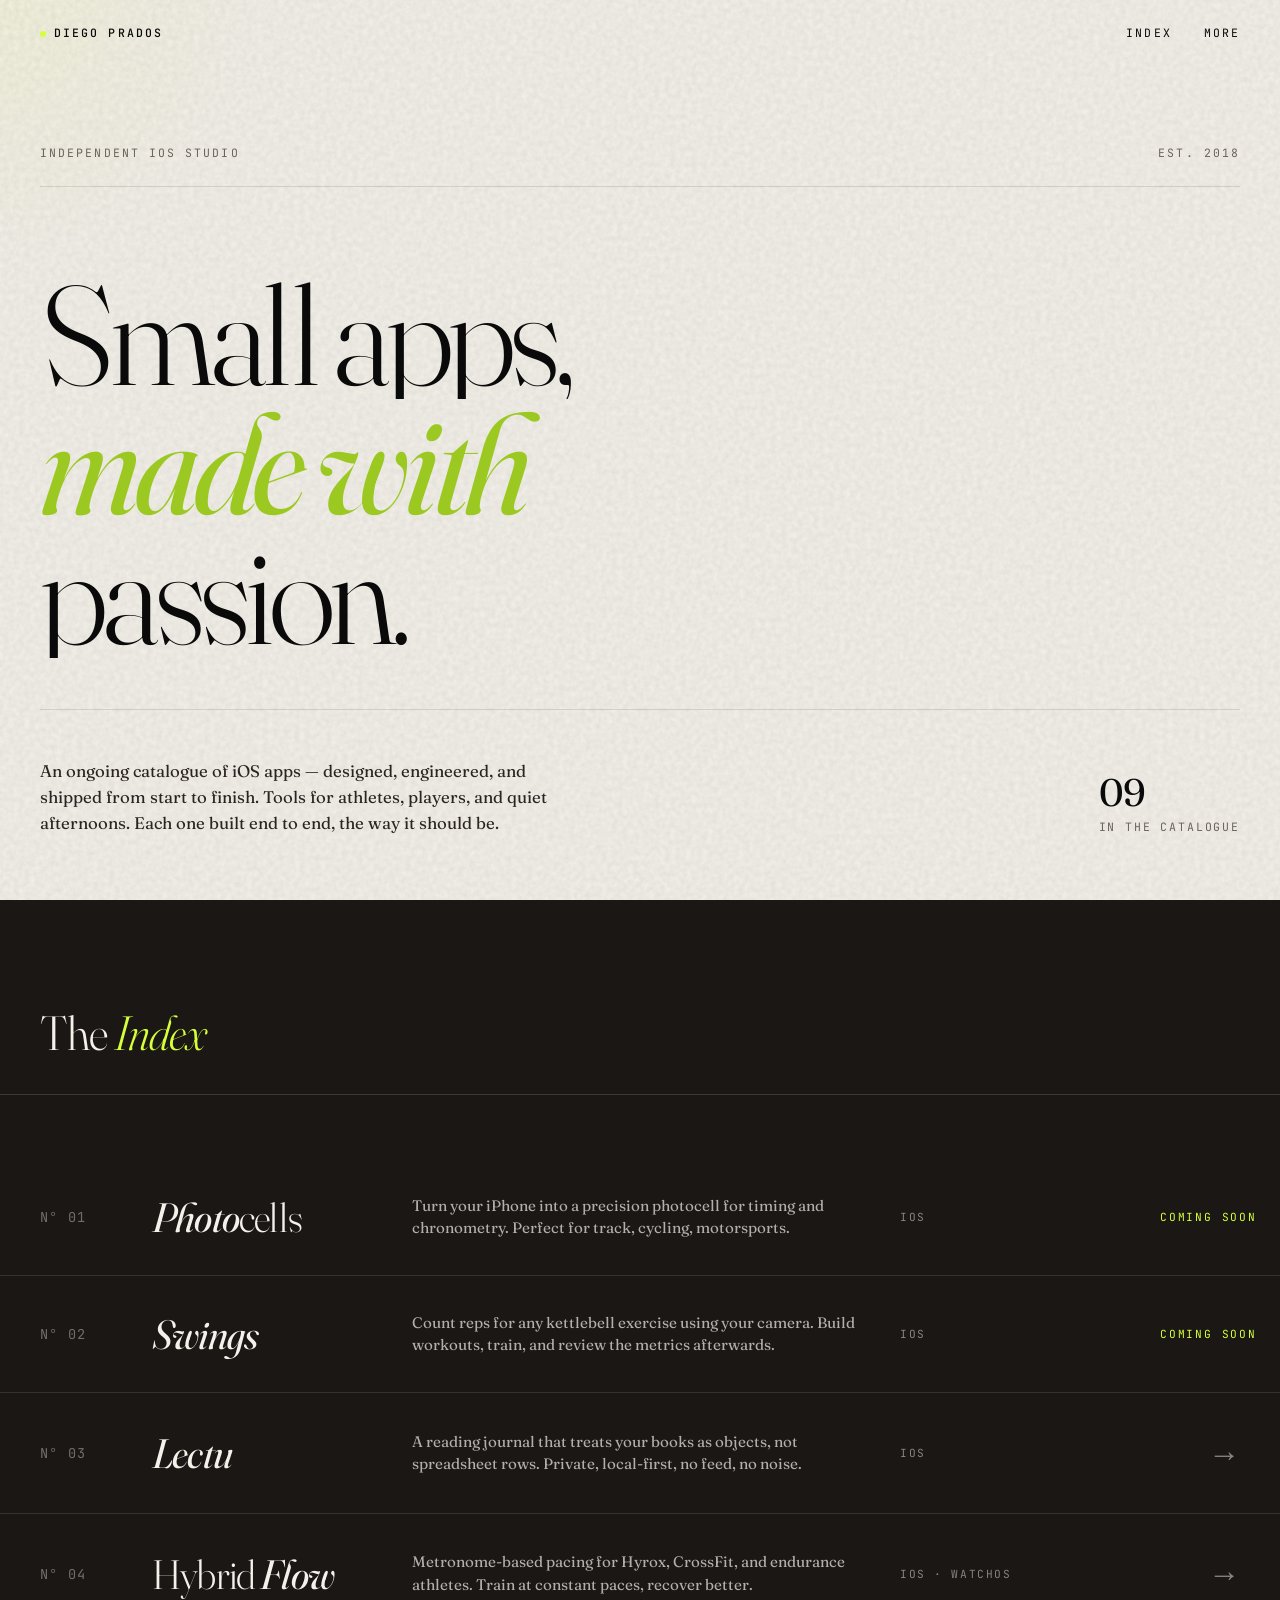
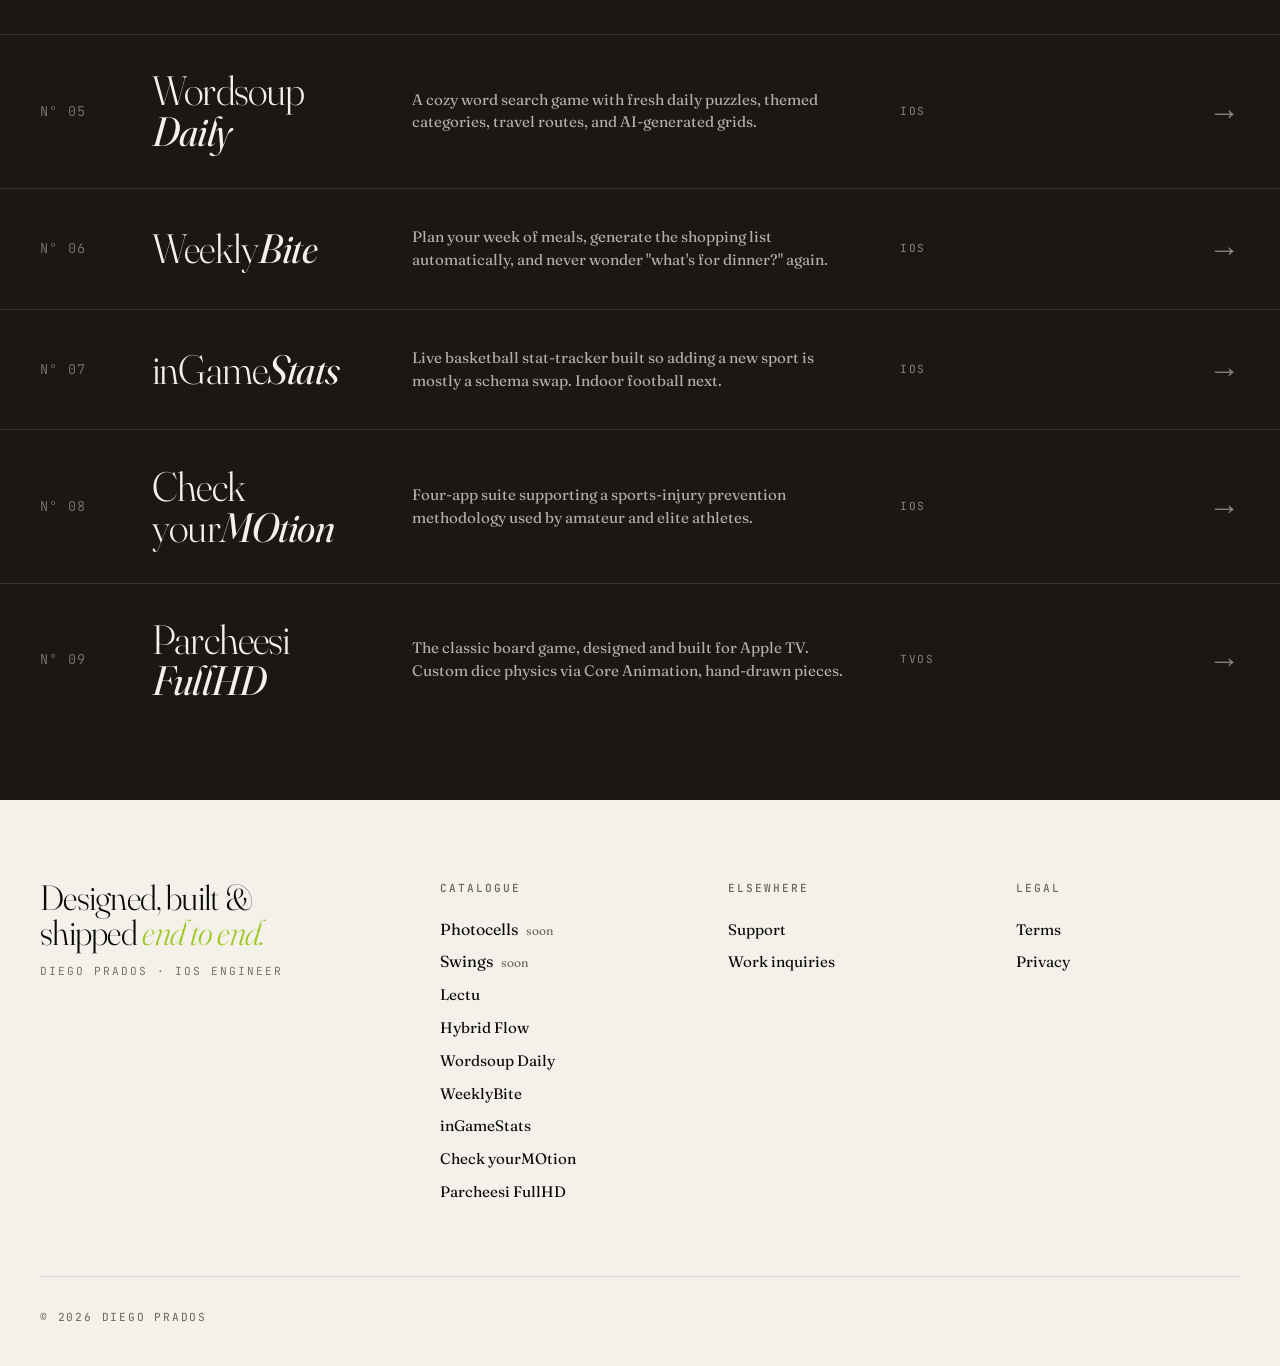
<file: index.html>
<!DOCTYPE html>
<html lang="en">
<head>
<meta charset="UTF-8">
<meta name="viewport" content="width=device-width, initial-scale=1.0">
<title>Diego Prados — Apps</title>
<meta name="description" content="A small studio of iOS apps designed and built by Diego Prados.">

<link rel="preconnect" href="https://fonts.googleapis.com">
<link rel="preconnect" href="https://fonts.gstatic.com" crossorigin>
<link href="https://fonts.googleapis.com/css2?family=Fraunces:opsz,wght@9..144,300;9..144,400;9..144,600;9..144,800&family=JetBrains+Mono:wght@300;400;500&display=swap" rel="stylesheet">

<style>
  /* ============ TOKENS ============ */
  :root {
    --ink: #0a0a0a;
    --paper: #f4f1ea;
    --paper-warm: #ebe6d9;
    --paper-deep: #1a1715;
    --ink-soft: #2a2522;
    --muted: #6b635c;
    --line: rgba(10, 10, 10, 0.12);
    --accent: #d4ff3a;
    --accent-deep: #9bc922;

    --serif: 'Fraunces', 'Times New Roman', serif;
    --mono: 'JetBrains Mono', 'Courier New', monospace;
  }

  * { margin: 0; padding: 0; box-sizing: border-box; }

  html { scroll-behavior: smooth; }

  body {
    font-family: var(--serif);
    background: var(--paper);
    color: var(--ink);
    line-height: 1.55;
    overflow-x: hidden;
    -webkit-font-smoothing: antialiased;
    text-rendering: optimizeLegibility;
    position: relative;
  }

  /* Subtle grain texture — printed-paper feel */
  body::before {
    content: '';
    position: fixed;
    inset: 0;
    pointer-events: none;
    z-index: 1;
    opacity: 0.4;
    mix-blend-mode: multiply;
    background-image: url("data:image/svg+xml,%3Csvg viewBox='0 0 200 200' xmlns='http://www.w3.org/2000/svg'%3E%3Cfilter id='n'%3E%3CfeTurbulence type='fractalNoise' baseFrequency='0.85' numOctaves='2' stitchTiles='stitch'/%3E%3CfeColorMatrix values='0 0 0 0 0 0 0 0 0 0 0 0 0 0 0 0 0 0 0.18 0'/%3E%3C/filter%3E%3Crect width='100%25' height='100%25' filter='url(%23n)'/%3E%3C/svg%3E");
  }

  /* Cursor spotlight — follows mouse, very subtle */
  .spotlight {
    position: fixed;
    top: 0;
    left: 0;
    width: 600px;
    height: 600px;
    pointer-events: none;
    z-index: 2;
    background: radial-gradient(circle, rgba(212, 255, 58, 0.08) 0%, transparent 60%);
    transform: translate(-50%, -50%);
    transition: opacity 0.4s ease;
    opacity: 0;
  }

  body.spotlight-on .spotlight { opacity: 1; }

  /* ============ NAV ============ */
  nav {
    position: fixed;
    top: 0;
    left: 0;
    right: 0;
    z-index: 50;
    padding: 1.5rem 2.5rem;
    display: flex;
    justify-content: space-between;
    align-items: center;
    font-family: var(--mono);
    font-size: 0.72rem;
    letter-spacing: 0.18em;
    text-transform: uppercase;
    color: var(--ink);
    transition: background 0.4s ease, color 0.4s ease, backdrop-filter 0.4s ease, padding 0.3s ease;
  }

  nav.scrolled {
    background: rgba(244, 241, 234, 0.85);
    backdrop-filter: blur(12px);
    -webkit-backdrop-filter: blur(12px);
    padding: 1rem 2.5rem;
    border-bottom: 1px solid var(--line);
  }

  nav.on-dark {
    color: var(--paper);
  }

  nav.on-dark.scrolled {
    background: rgba(26, 23, 21, 0.85);
    border-bottom-color: rgba(244, 241, 234, 0.1);
  }

  nav .mark {
    font-weight: 500;
  }

  nav .mark .dot {
    display: inline-block;
    width: 6px;
    height: 6px;
    background: var(--accent);
    border-radius: 50%;
    margin-right: 8px;
    vertical-align: middle;
    animation: pulse 2.4s ease-in-out infinite;
  }

  @keyframes pulse {
    0%, 100% { opacity: 1; transform: scale(1); }
    50%      { opacity: 0.5; transform: scale(0.85); }
  }

  nav .links {
    display: flex;
    gap: 2rem;
  }

  nav a {
    color: inherit;
    text-decoration: none;
    transition: opacity 0.2s ease;
  }

  nav a:hover { opacity: 0.6; }

  /* ============ HERO ============ */
  .hero {
    min-height: 100vh;
    padding: 9rem 2.5rem 4rem;
    display: flex;
    flex-direction: column;
    justify-content: space-between;
    position: relative;
    z-index: 3;
  }

  .hero-meta {
    font-family: var(--mono);
    font-size: 0.72rem;
    letter-spacing: 0.18em;
    text-transform: uppercase;
    color: var(--muted);
    display: flex;
    justify-content: space-between;
    align-items: baseline;
    padding-bottom: 1.5rem;
    border-bottom: 1px solid var(--line);
    margin-bottom: 4rem;
    opacity: 0;
    animation: fade-up 0.9s ease 0.1s forwards;
  }

  .hero-meta .right { text-align: right; }

  .hero h1 {
    font-family: var(--serif);
    font-weight: 300;
    font-size: clamp(3.5rem, 11vw, 11rem);
    line-height: 0.92;
    letter-spacing: -0.04em;
    font-variation-settings: "opsz" 144;
    margin-bottom: 2rem;
  }

  .hero h1 .line {
    display: block;
    overflow: hidden;
  }

  .hero h1 .line span {
    display: inline-block;
    transform: translateY(110%);
    animation: rise 1.1s cubic-bezier(0.2, 0.8, 0.2, 1) forwards;
  }

  .hero h1 .line:nth-child(1) span { animation-delay: 0.2s; }
  .hero h1 .line:nth-child(2) span { animation-delay: 0.35s; }
  .hero h1 .line:nth-child(3) span { animation-delay: 0.5s; }

  @keyframes rise {
    to { transform: translateY(0); }
  }

  .hero h1 em {
    font-style: italic;
    font-weight: 400;
    color: var(--accent-deep);
    position: relative;
  }

  .hero-bottom {
    display: grid;
    grid-template-columns: 1fr 1fr;
    gap: 4rem;
    align-items: end;
    padding-top: 3rem;
    border-top: 1px solid var(--line);
    opacity: 0;
    animation: fade-up 0.9s ease 0.8s forwards;
  }

  .hero-bottom p {
    font-size: 1.05rem;
    line-height: 1.55;
    max-width: 32rem;
    color: var(--ink-soft);
  }

  .hero-bottom .stats {
    display: flex;
    gap: 3rem;
    justify-content: flex-end;
    font-family: var(--mono);
    font-size: 0.72rem;
    letter-spacing: 0.16em;
    text-transform: uppercase;
    color: var(--muted);
  }

  .hero-bottom .stat .num {
    display: block;
    font-family: var(--serif);
    font-size: 2.4rem;
    font-weight: 400;
    color: var(--ink);
    line-height: 1;
    margin-bottom: 0.4rem;
    letter-spacing: -0.02em;
  }

  @keyframes fade-up {
    from { opacity: 0; transform: translateY(20px); }
    to   { opacity: 1; transform: translateY(0); }
  }

  /* ============ INDEX (PROJECTS) ============ */
  .index {
    background: var(--paper-deep);
    color: var(--paper);
    padding: 6rem 0 4rem;
    position: relative;
    z-index: 3;
  }

  .index-header {
    padding: 0 2.5rem;
    margin-bottom: 4rem;
    display: flex;
    justify-content: space-between;
    align-items: baseline;
    border-bottom: 1px solid rgba(244, 241, 234, 0.15);
    padding-bottom: 1.5rem;
  }

  .index-header h2 {
    font-family: var(--serif);
    font-weight: 300;
    font-size: clamp(2rem, 4vw, 3rem);
    letter-spacing: -0.02em;
    font-variation-settings: "opsz" 100;
  }

  .index-header h2 em {
    font-style: italic;
    color: var(--accent);
  }

  /* Project row */
  .project {
    display: grid;
    grid-template-columns: 80px 1fr 2fr 1fr 80px;
    gap: 2rem;
    padding: 2.2rem 2.5rem;
    align-items: center;
    border-bottom: 1px solid rgba(244, 241, 234, 0.12);
    cursor: pointer;
    text-decoration: none;
    color: inherit;
    position: relative;
    transition: background 0.45s ease;
  }

  .project::before {
    content: '';
    position: absolute;
    left: 0;
    right: 0;
    top: 0;
    height: 0;
    background: var(--accent);
    transition: height 0.4s cubic-bezier(0.2, 0.8, 0.2, 1);
    z-index: 0;
  }

  .project:hover::before {
    height: 100%;
  }

  .project:hover {
    color: var(--ink);
  }

  .project:hover .num,
  .project:hover .meta {
    color: var(--ink);
    opacity: 0.7;
  }

  .project > * {
    position: relative;
    z-index: 1;
  }

  .project .num {
    font-family: var(--mono);
    font-size: 0.85rem;
    letter-spacing: 0.1em;
    color: rgba(244, 241, 234, 0.4);
    transition: color 0.4s ease;
  }

  .project .name {
    font-family: var(--serif);
    font-weight: 300;
    font-size: clamp(1.8rem, 3.2vw, 2.6rem);
    letter-spacing: -0.02em;
    line-height: 1;
    font-variation-settings: "opsz" 100;
  }

  .project .name em {
    font-style: italic;
    font-weight: 400;
  }

  .project .desc {
    font-size: 0.95rem;
    line-height: 1.5;
    color: rgba(244, 241, 234, 0.7);
    max-width: 28rem;
    transition: color 0.4s ease;
  }

  .project:hover .desc { color: var(--ink); }

  .project .meta {
    font-family: var(--mono);
    font-size: 0.7rem;
    letter-spacing: 0.14em;
    text-transform: uppercase;
    color: rgba(244, 241, 234, 0.5);
    transition: color 0.4s ease;
  }

  .project .arrow {
    font-family: var(--serif);
    font-size: 2rem;
    font-weight: 300;
    text-align: right;
    transform: translateX(0);
    transition: transform 0.4s cubic-bezier(0.2, 0.8, 0.2, 1);
    color: rgba(244, 241, 234, 0.5);
  }

  .project:hover .arrow {
    transform: translateX(8px);
    color: var(--ink);
  }

  .project:last-child { border-bottom: none; }

  /* Coming-soon variant: non-tappable, no hover sweep */
  .project.soon {
    cursor: default;
  }

  .project.soon::before {
    display: none;
  }

  .project.soon:hover {
    color: inherit;
  }

  .project.soon:hover .num,
  .project.soon:hover .meta {
    color: rgba(244, 241, 234, 0.4);
    opacity: 1;
  }

  .project.soon:hover .desc {
    color: rgba(244, 241, 234, 0.7);
  }

  .project .soon-tag {
    font-family: var(--mono);
    font-size: 0.7rem;
    letter-spacing: 0.16em;
    text-transform: uppercase;
    text-align: right;
    color: var(--accent);
    white-space: nowrap;
  }

  /* ============ COLOPHON / FOOTER ============ */
  footer {
    background: var(--paper);
    color: var(--ink);
    padding: 5rem 2.5rem 2.5rem;
    position: relative;
    z-index: 3;
  }

  .colophon {
    display: grid;
    grid-template-columns: 1.5fr 1fr 1fr 1fr;
    gap: 4rem;
    padding-bottom: 4rem;
    border-bottom: 1px solid var(--line);
  }

  .colophon-mark {
    font-family: var(--serif);
    font-weight: 300;
    font-size: 2.2rem;
    line-height: 1;
    letter-spacing: -0.02em;
    font-variation-settings: "opsz" 100;
  }

  .colophon-mark em {
    font-style: italic;
    color: var(--accent-deep);
  }

  .colophon-mark .sub {
    display: block;
    font-family: var(--mono);
    font-size: 0.7rem;
    letter-spacing: 0.18em;
    text-transform: uppercase;
    color: var(--muted);
    margin-top: 1rem;
  }

  .colophon h4 {
    font-family: var(--mono);
    font-size: 0.7rem;
    letter-spacing: 0.18em;
    text-transform: uppercase;
    color: var(--muted);
    margin-bottom: 1.2rem;
    font-weight: 500;
  }

  .colophon ul { list-style: none; }

  .colophon li { margin-bottom: 0.5rem; }

  .colophon a {
    color: var(--ink);
    text-decoration: none;
    font-size: 0.95rem;
    position: relative;
    transition: color 0.2s ease;
  }

  .colophon a::after {
    content: '';
    position: absolute;
    left: 0;
    bottom: -2px;
    width: 0;
    height: 1px;
    background: currentColor;
    transition: width 0.3s ease;
  }

  .colophon a:hover::after { width: 100%; }

  .footer-bottom {
    padding-top: 2rem;
    display: flex;
    justify-content: space-between;
    font-family: var(--mono);
    font-size: 0.7rem;
    letter-spacing: 0.16em;
    text-transform: uppercase;
    color: var(--muted);
  }

  /* ============ RESPONSIVE ============ */
  @media (max-width: 880px) {
    nav { padding: 1.2rem 1.5rem; }
    .hero { padding: 7rem 1.5rem 3rem; }
    .hero-meta { font-size: 0.65rem; flex-direction: column; gap: 0.6rem; align-items: flex-start; margin-bottom: 2.5rem; }
    .hero-meta .right { text-align: left; }
    .hero-bottom {
      grid-template-columns: 1fr;
      gap: 2.5rem;
    }
    .hero-bottom .stats { justify-content: flex-start; gap: 2rem; }
    .hero-bottom .stat .num { font-size: 1.8rem; }

    .index { padding: 4rem 0 2rem; }
    .index-header { padding: 0 1.5rem; margin-bottom: 2rem; }
    .index-header { flex-direction: column; align-items: flex-start; gap: 0.6rem; }

    .project {
      grid-template-columns: auto 1fr auto;
      gap: 1rem 1.2rem;
      padding: 1.8rem 1.5rem;
    }
    .project .num { grid-column: 1; grid-row: 1; }
    .project .name { grid-column: 2; grid-row: 1; }
    .project .arrow { grid-column: 3; grid-row: 1; font-size: 1.5rem; }
    .project .desc { grid-column: 1 / -1; grid-row: 2; font-size: 0.9rem; }
    .project .meta { grid-column: 1 / -1; grid-row: 3; font-size: 0.65rem; }

    footer { padding: 3rem 1.5rem 2rem; }
    .colophon {
      grid-template-columns: 1fr;
      gap: 2.5rem;
      padding-bottom: 2.5rem;
    }
    .colophon-mark { font-size: 1.8rem; }
    .footer-bottom { flex-direction: column; gap: 0.6rem; }
  }

  /* Reduce motion */
  @media (prefers-reduced-motion: reduce) {
    *, *::before, *::after {
      animation-duration: 0.01ms !important;
      transition-duration: 0.01ms !important;
    }
  }
</style>
</head>
<body>

<div class="spotlight" id="spotlight"></div>

<!-- NAV -->
<nav>
  <div class="mark"><span class="dot"></span>Diego Prados</div>
  <div class="links">
    <a href="#index">Index</a>
    <a href="#colophon">More</a>
  </div>
</nav>

<!-- HERO -->
<section class="hero">
  <div class="hero-meta">
    <div>
      <span>Independent iOS Studio</span>
    </div>
    <div class="right">
      <span>Est. 2018</span>
    </div>
  </div>

  <h1>
    <span class="line"><span>Small apps,</span></span>
    <span class="line"><span><em>made with</em></span></span>
    <span class="line"><span>passion.</span></span>
  </h1>

  <div class="hero-bottom">
    <p>An ongoing catalogue of iOS apps — designed, engineered, and shipped from start to finish. Tools for athletes, players, and quiet afternoons. Each one built end to end, the way it should be.</p>

    <div class="stats">
      <div class="stat"><span class="num">09</span>In the catalogue</div>
    </div>
  </div>
</section>

<!-- INDEX -->
<section class="index" id="index">
  <div class="index-header">
    <h2>The <em>Index</em></h2>
  </div>

  <div class="project soon">
    <div class="num">N° 01</div>
    <div class="name"><em>Photo</em>cells</div>
    <div class="desc">Turn your iPhone into a precision photocell for timing and chronometry. Perfect for track, cycling, motorsports.</div>
    <div class="meta">iOS</div>
    <div class="soon-tag">Coming soon</div>
  </div>

  <div class="project soon">
    <div class="num">N° 02</div>
    <div class="name"><em>Swings</em></div>
    <div class="desc">Count reps for any kettlebell exercise using your camera. Build workouts, train, and review the metrics afterwards.</div>
    <div class="meta">iOS</div>
    <div class="soon-tag">Coming soon</div>
  </div>

  <a class="project" href="https://lectuapp.com" target="_blank" rel="noopener">
    <div class="num">N° 03</div>
    <div class="name"><em>Lectu</em></div>
    <div class="desc">A reading journal that treats your books as objects, not spreadsheet rows. Private, local-first, no feed, no noise.</div>
    <div class="meta">iOS</div>
    <div class="arrow">→</div>
  </a>

  <a class="project" href="https://hybridflowapp.com/" target="_blank" rel="noopener">
    <div class="num">N° 04</div>
    <div class="name">Hybrid <em>Flow</em></div>
    <div class="desc">Metronome-based pacing for Hyrox, CrossFit, and endurance athletes. Train at constant paces, recover better.</div>
    <div class="meta">iOS · watchOS</div>
    <div class="arrow">→</div>
  </a>

  <a class="project" href="https://dprados.github.io/wordsoup/" target="_blank" rel="noopener">
    <div class="num">N° 05</div>
    <div class="name">Wordsoup <em>Daily</em></div>
    <div class="desc">A cozy word search game with fresh daily puzzles, themed categories, travel routes, and AI-generated grids.</div>
    <div class="meta">iOS</div>
    <div class="arrow">→</div>
  </a>

  <a class="project" href="https://dprados.github.io/weeklybite/" target="_blank" rel="noopener">
    <div class="num">N° 06</div>
    <div class="name">Weekly<em>Bite</em></div>
    <div class="desc">Plan your week of meals, generate the shopping list automatically, and never wonder "what's for dinner?" again.</div>
    <div class="meta">iOS</div>
    <div class="arrow">→</div>
  </a>

  <a class="project" href="https://apps.apple.com/es/app/ingamestats-hoops/id6444737771" target="_blank" rel="noopener">
    <div class="num">N° 07</div>
    <div class="name">inGame<em>Stats</em></div>
    <div class="desc">Live basketball stat-tracker built so adding a new sport is mostly a schema swap. Indoor football next.</div>
    <div class="meta">iOS</div>
    <div class="arrow">→</div>
  </a>

  <a class="project" href="https://checkyourmotion.com/" target="_blank" rel="noopener">
    <div class="num">N° 08</div>
    <div class="name">Check your<em>MOtion</em></div>
    <div class="desc">Four-app suite supporting a sports-injury prevention methodology used by amateur and elite athletes.</div>
    <div class="meta">iOS</div>
    <div class="arrow">→</div>
  </a>

  <a class="project" href="https://apps.apple.com/ar/app/parcheesi-fullhd/id1067674552?l=en-GB" target="_blank" rel="noopener">
    <div class="num">N° 09</div>
    <div class="name">Parcheesi <em>FullHD</em></div>
    <div class="desc">The classic board game, designed and built for Apple TV. Custom dice physics via Core Animation, hand-drawn pieces.</div>
    <div class="meta">tvOS</div>
    <div class="arrow">→</div>
  </a>
</section>

<!-- COLOPHON -->
<footer id="colophon">
  <div class="colophon">
    <div class="colophon-mark">
      Designed, built &amp;<br>shipped <em>end to end.</em>
      <span class="sub">Diego Prados · iOS Engineer</span>
    </div>

    <div>
      <h4>Catalogue</h4>
      <ul>
        <li>Photocells <span style="color: var(--muted); font-size: 0.75rem; margin-left: 4px;">soon</span></li>
        <li>Swings <span style="color: var(--muted); font-size: 0.75rem; margin-left: 4px;">soon</span></li>
        <li><a href="https://lectuapp.com" target="_blank" rel="noopener">Lectu</a></li>
        <li><a href="https://hybridflowapp.com/" target="_blank" rel="noopener">Hybrid Flow</a></li>
        <li><a href="https://dprados.github.io/wordsoup/" target="_blank" rel="noopener">Wordsoup Daily</a></li>
        <li><a href="https://dprados.github.io/weeklybite/" target="_blank" rel="noopener">WeeklyBite</a></li>
        <li><a href="https://apps.apple.com/es/app/ingamestats-hoops/id6444737771" target="_blank" rel="noopener">inGameStats</a></li>
        <li><a href="https://checkyourmotion.com/" target="_blank" rel="noopener">Check yourMOtion</a></li>
        <li><a href="https://apps.apple.com/ar/app/parcheesi-fullhd/id1067674552?l=en-GB" target="_blank" rel="noopener">Parcheesi FullHD</a></li>
      </ul>
    </div>

    <div>
      <h4>Elsewhere</h4>
      <ul>
        <li><a href="mailto:dpappssupport@gmail.com">Support</a></li>
        <li><a href="mailto:diegopradosgarcia@gmail.com">Work inquiries</a></li>
      </ul>
    </div>

    <div>
      <h4>Legal</h4>
      <ul>
        <li><a href="https://dprados.github.io/legal/terms-of-service.html">Terms</a></li>
        <li><a href="https://dprados.github.io/legal/privacy-policy.html">Privacy</a></li>
      </ul>
    </div>
  </div>

  <div class="footer-bottom">
    <div>© 2026 Diego Prados</div>
  </div>
</footer>

<script>
  // Cursor spotlight (desktop only, opt-in via fine pointer)
  if (window.matchMedia('(pointer: fine)').matches) {
    const spot = document.getElementById('spotlight');
    document.body.classList.add('spotlight-on');
    window.addEventListener('mousemove', (e) => {
      spot.style.transform = `translate(${e.clientX - 300}px, ${e.clientY - 300}px)`;
    });
  }

  // Adaptive nav: condense on scroll, invert color over the dark index section
  const navEl = document.querySelector('nav');
  const darkSection = document.getElementById('index');

  function updateNav() {
    // Scrolled state
    if (window.scrollY > 40) {
      navEl.classList.add('scrolled');
    } else {
      navEl.classList.remove('scrolled');
    }
    // Color inversion when nav is over the dark section
    const rect = darkSection.getBoundingClientRect();
    const navH = navEl.offsetHeight;
    if (rect.top <= navH / 2 && rect.bottom >= navH / 2) {
      navEl.classList.add('on-dark');
    } else {
      navEl.classList.remove('on-dark');
    }
  }

  window.addEventListener('scroll', updateNav, { passive: true });
  updateNav();
</script>

</body>
</html>
</file>
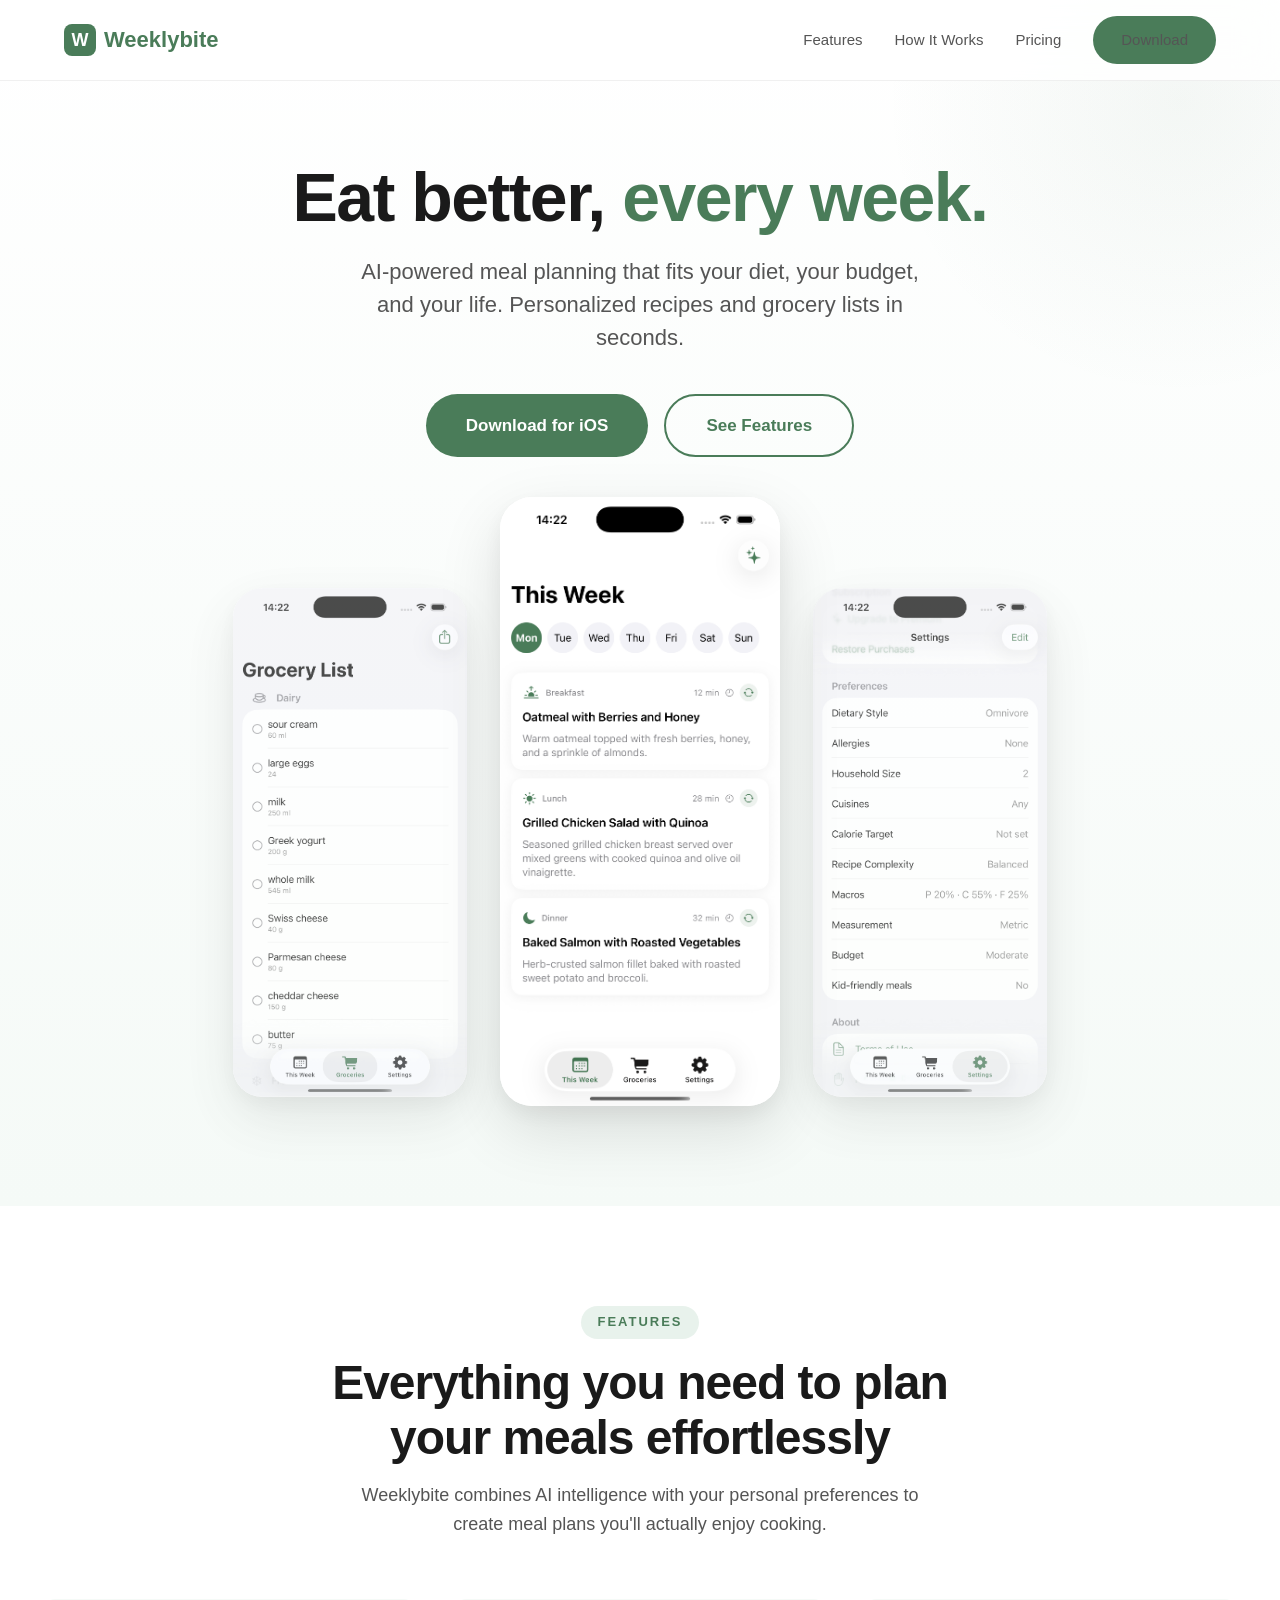
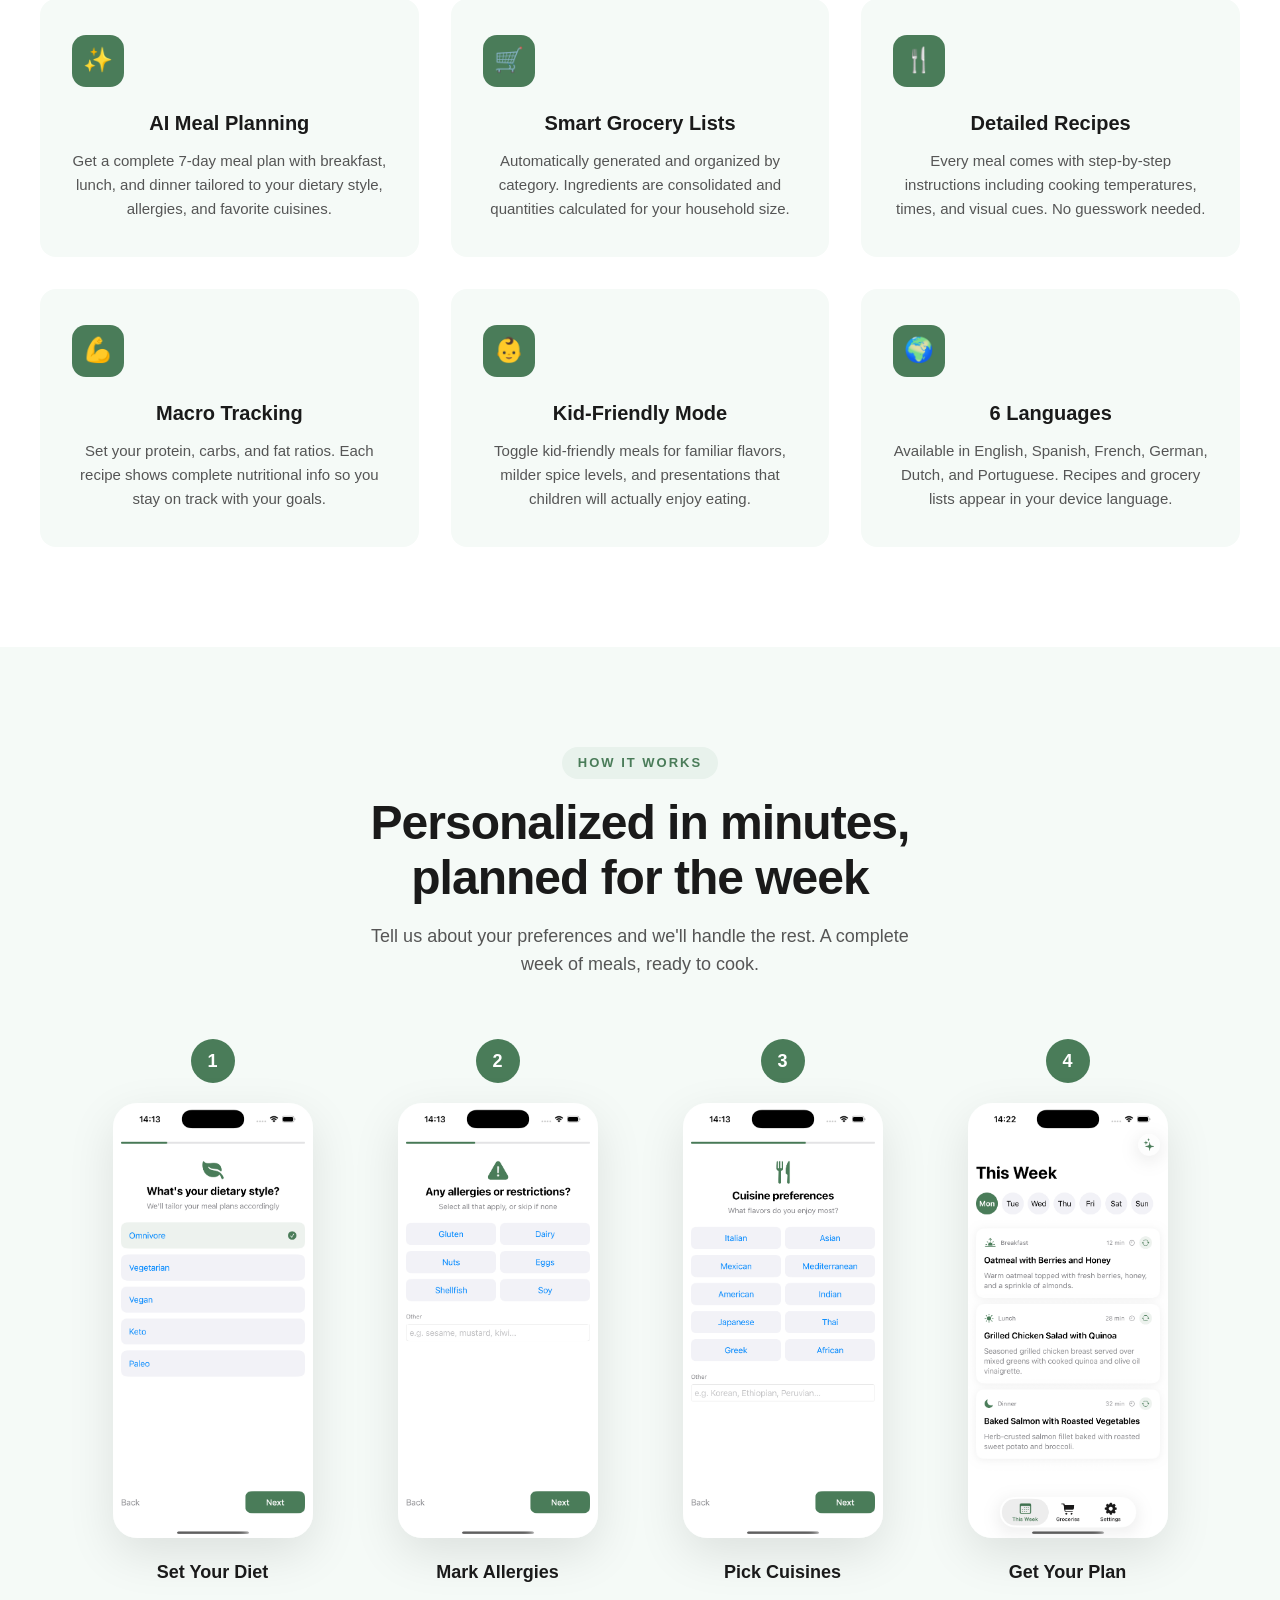
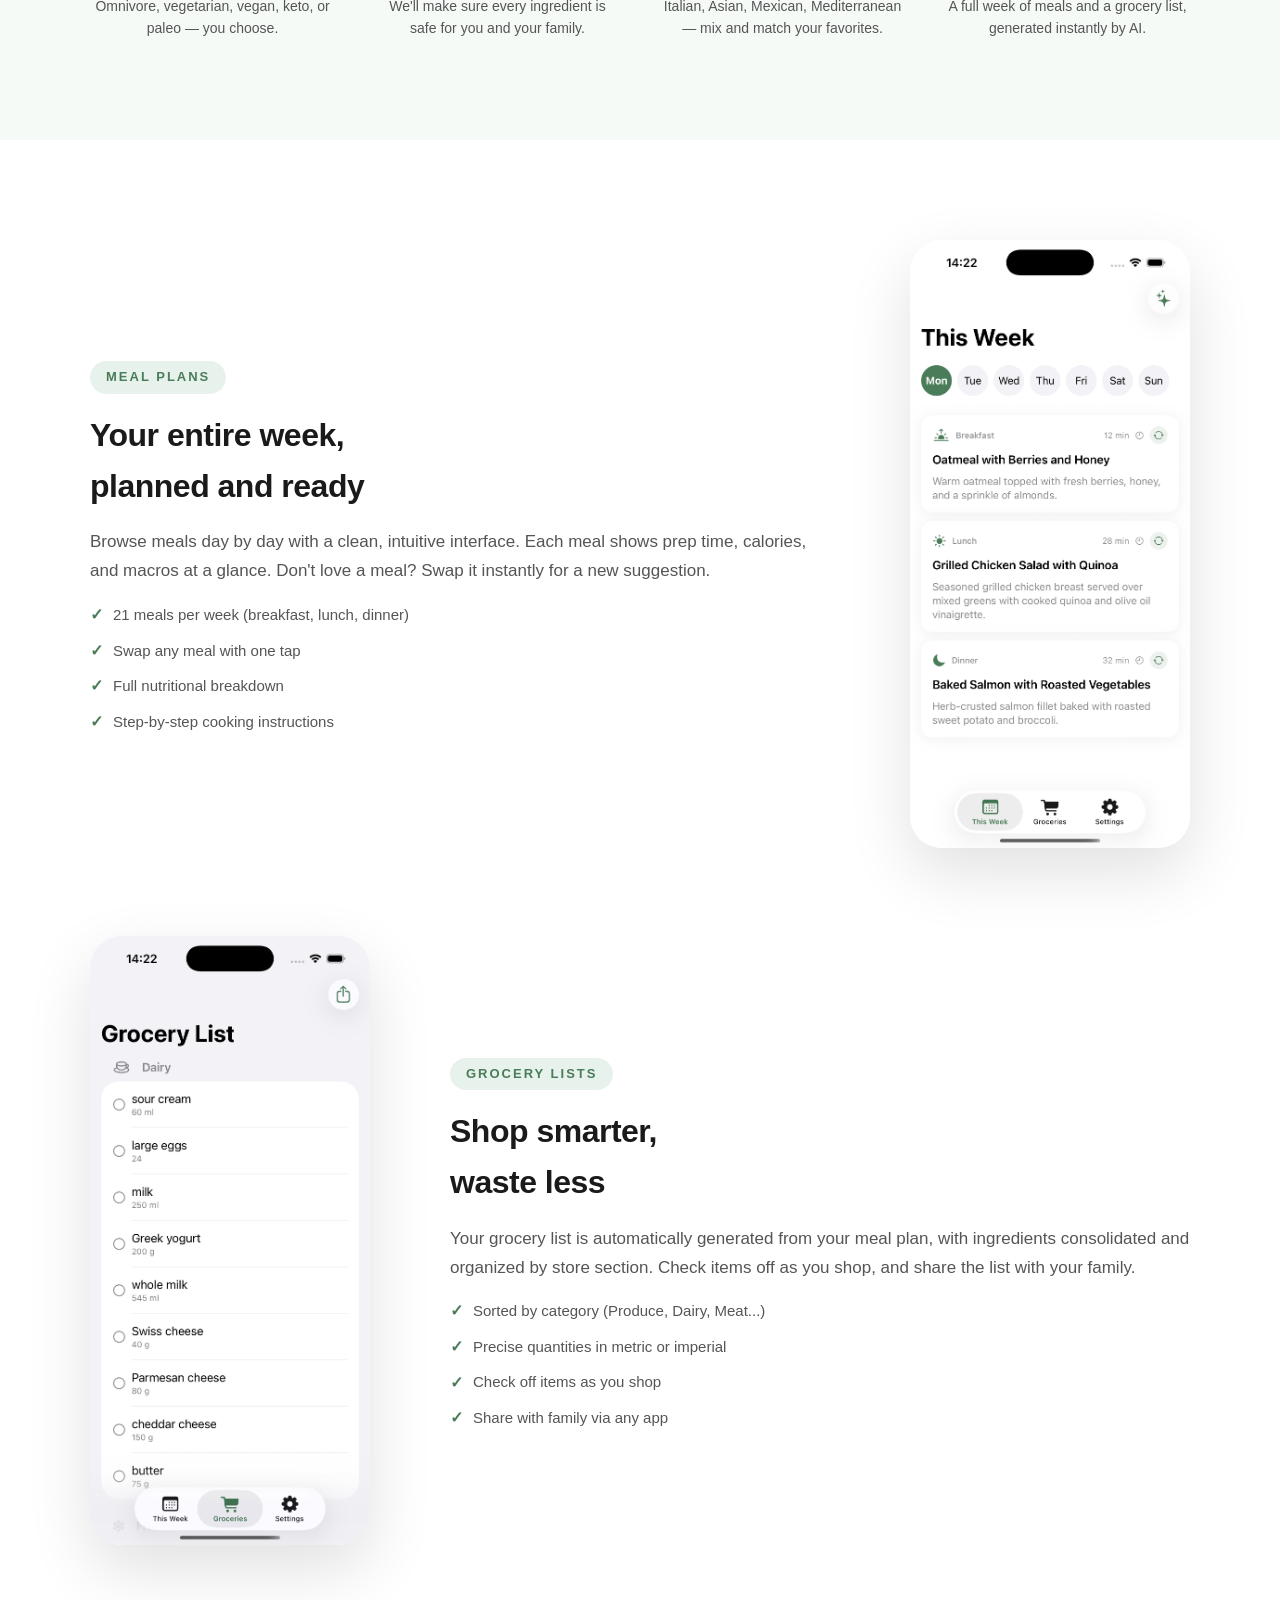
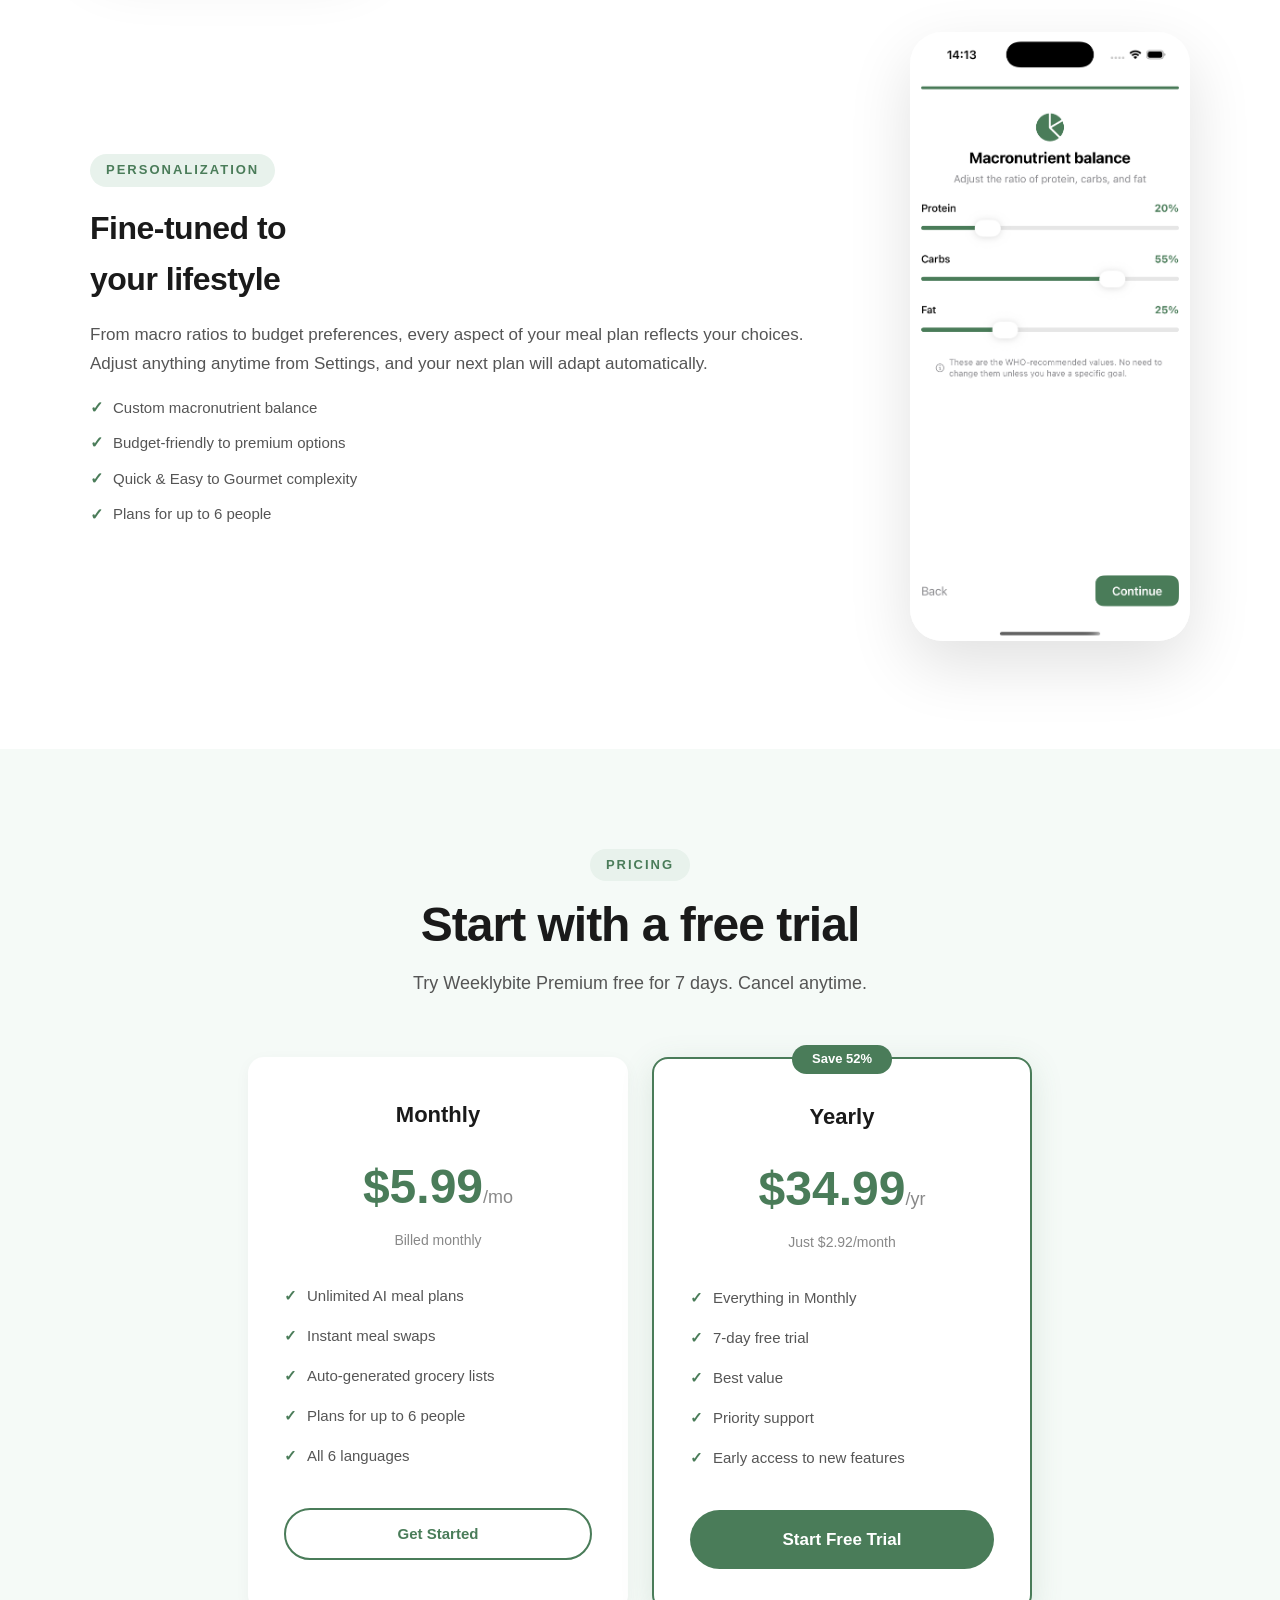
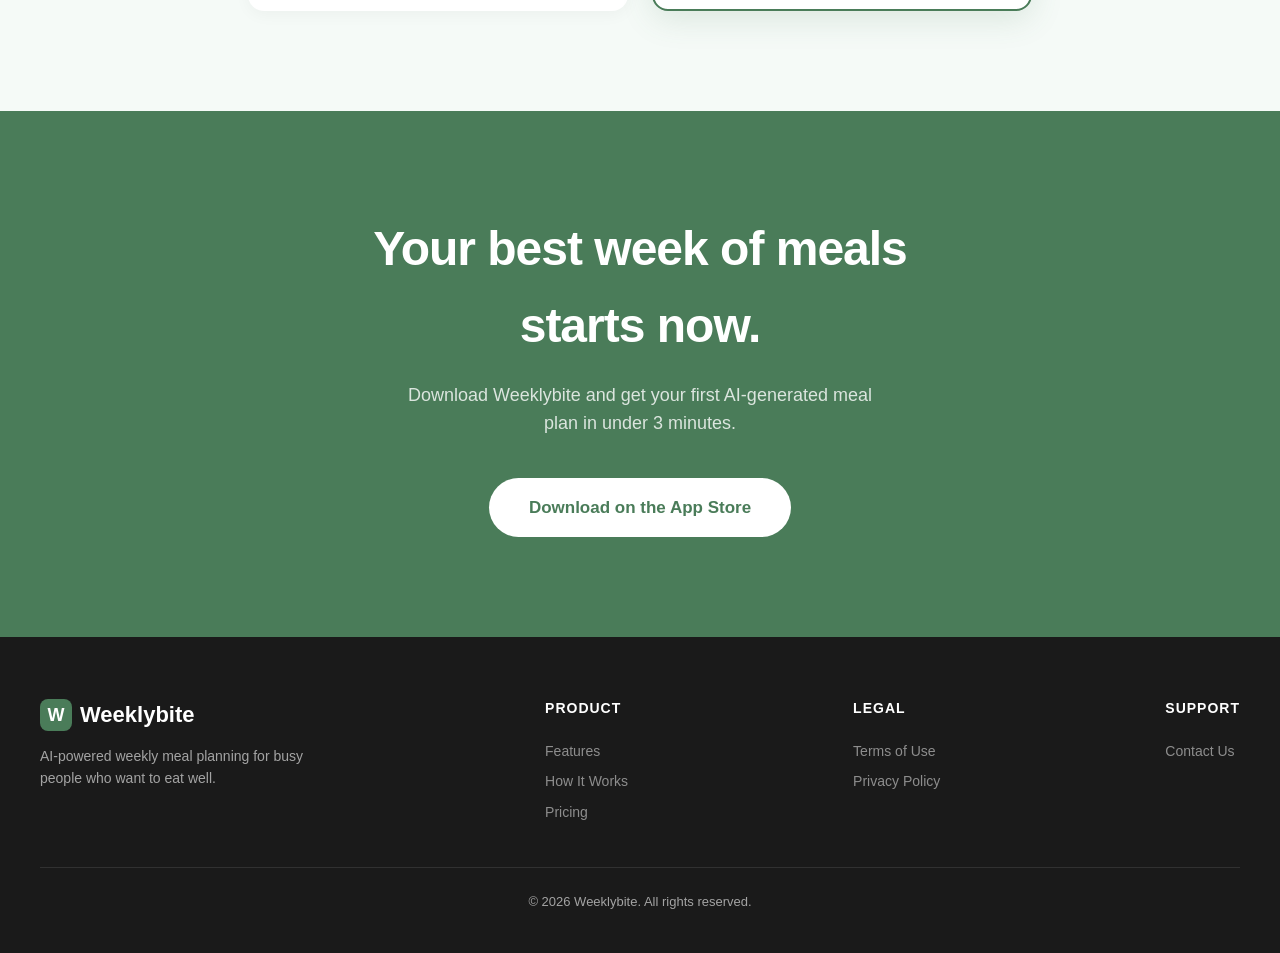
<file: weeklybite/index.html>
<!DOCTYPE html>
<html lang="en">
<head>
    <meta charset="UTF-8">
    <meta name="viewport" content="width=device-width, initial-scale=1.0">
    <title>Weeklybite — AI-Powered Weekly Meal Planning</title>
    <style>
        :root {
            --green: #4A7C59;
            --green-dark: #3A6349;
            --green-light: #e8f2ec;
            --green-bg: #f5faf7;
            --text: #1a1a1a;
            --text-secondary: #555;
            --text-muted: #888;
            --white: #ffffff;
            --radius: 16px;
        }

        * { margin: 0; padding: 0; box-sizing: border-box; }

        html { scroll-behavior: smooth; }

        body {
            font-family: -apple-system, BlinkMacSystemFont, 'SF Pro Display', 'Segoe UI', Roboto, sans-serif;
            color: var(--text);
            background: var(--white);
            line-height: 1.6;
            overflow-x: hidden;
        }

        /* Nav */
        nav {
            position: fixed;
            top: 0;
            width: 100%;
            padding: 16px 0;
            background: rgba(255,255,255,0.85);
            backdrop-filter: blur(20px);
            -webkit-backdrop-filter: blur(20px);
            z-index: 100;
            border-bottom: 1px solid rgba(0,0,0,0.06);
        }

        .nav-inner {
            max-width: 1200px;
            margin: 0 auto;
            padding: 0 24px;
            display: flex;
            align-items: center;
            justify-content: space-between;
        }

        .logo {
            font-size: 22px;
            font-weight: 700;
            color: var(--green);
            text-decoration: none;
            display: flex;
            align-items: center;
            gap: 8px;
        }

        .logo-icon {
            width: 32px;
            height: 32px;
            background: var(--green);
            border-radius: 8px;
            display: flex;
            align-items: center;
            justify-content: center;
            color: white;
            font-size: 18px;
        }

        .nav-links {
            display: flex;
            gap: 32px;
            align-items: center;
            list-style: none;
        }

        .nav-links a {
            color: var(--text-secondary);
            text-decoration: none;
            font-size: 15px;
            font-weight: 500;
            transition: color 0.2s;
        }

        .nav-links a:hover { color: var(--green); }

        .btn {
            display: inline-flex;
            align-items: center;
            gap: 8px;
            padding: 12px 28px;
            background: var(--green);
            color: white;
            border-radius: 50px;
            text-decoration: none;
            font-weight: 600;
            font-size: 15px;
            transition: all 0.3s ease;
            border: none;
            cursor: pointer;
        }

        .btn:hover {
            background: var(--green-dark);
            transform: translateY(-1px);
            box-shadow: 0 8px 24px rgba(74,124,89,0.3);
        }

        .btn-outline {
            background: transparent;
            color: var(--green);
            border: 2px solid var(--green);
        }

        .btn-outline:hover {
            background: var(--green);
            color: white;
        }

        .btn-large {
            padding: 16px 40px;
            font-size: 17px;
        }

        /* Hero */
        .hero {
            padding: 160px 24px 80px;
            text-align: center;
            background: linear-gradient(180deg, var(--white) 0%, var(--green-bg) 100%);
            position: relative;
            overflow: hidden;
        }

        .hero::before {
            content: '';
            position: absolute;
            top: -200px;
            right: -200px;
            width: 600px;
            height: 600px;
            background: radial-gradient(circle, rgba(74,124,89,0.06) 0%, transparent 70%);
            border-radius: 50%;
        }

        .hero h1 {
            font-size: clamp(40px, 6vw, 68px);
            font-weight: 800;
            line-height: 1.1;
            max-width: 800px;
            margin: 0 auto 20px;
            letter-spacing: -1.5px;
        }

        .hero h1 span { color: var(--green); }

        .hero p {
            font-size: clamp(18px, 2.5vw, 22px);
            color: var(--text-secondary);
            max-width: 560px;
            margin: 0 auto 40px;
            line-height: 1.5;
        }

        .hero-buttons {
            display: flex;
            gap: 16px;
            justify-content: center;
            flex-wrap: wrap;
            margin-bottom: 60px;
        }

        .app-store-badge {
            height: 54px;
            transition: transform 0.2s;
        }

        .app-store-badge:hover { transform: scale(1.05); }

        .hero-phones {
            display: flex;
            justify-content: center;
            align-items: flex-end;
            gap: 20px;
            max-width: 900px;
            margin: 0 auto;
            position: relative;
        }

        .phone-frame {
            width: 260px;
            border-radius: 32px;
            box-shadow: 0 24px 64px rgba(0,0,0,0.12), 0 8px 24px rgba(0,0,0,0.06);
            overflow: hidden;
            background: white;
            flex-shrink: 0;
        }

        .phone-frame img {
            width: 100%;
            display: block;
        }

        .phone-frame.center {
            width: 280px;
            z-index: 2;
            transform: translateY(-20px);
        }

        .phone-frame.side {
            opacity: 0.7;
            transform: scale(0.9);
        }

        /* Section */
        section {
            padding: 100px 24px;
        }

        .section-label {
            display: inline-block;
            font-size: 13px;
            font-weight: 700;
            text-transform: uppercase;
            letter-spacing: 2px;
            color: var(--green);
            background: var(--green-light);
            padding: 6px 16px;
            border-radius: 50px;
            margin-bottom: 16px;
        }

        .section-title {
            font-size: clamp(32px, 4vw, 48px);
            font-weight: 800;
            letter-spacing: -1px;
            line-height: 1.15;
            margin-bottom: 16px;
        }

        .section-subtitle {
            font-size: 18px;
            color: var(--text-secondary);
            max-width: 560px;
            line-height: 1.6;
        }

        .section-center {
            text-align: center;
        }

        .section-center .section-subtitle {
            margin: 0 auto 60px;
        }

        /* Features */
        .features { background: var(--white); }

        .features-grid {
            display: grid;
            grid-template-columns: repeat(auto-fit, minmax(280px, 1fr));
            gap: 32px;
            max-width: 1200px;
            margin: 0 auto;
        }

        .feature-card {
            background: var(--green-bg);
            border-radius: var(--radius);
            padding: 36px 32px;
            transition: transform 0.3s ease, box-shadow 0.3s ease;
        }

        .feature-card:hover {
            transform: translateY(-4px);
            box-shadow: 0 12px 32px rgba(74,124,89,0.1);
        }

        .feature-icon {
            width: 52px;
            height: 52px;
            background: var(--green);
            border-radius: 14px;
            display: flex;
            align-items: center;
            justify-content: center;
            font-size: 24px;
            margin-bottom: 20px;
        }

        .feature-card h3 {
            font-size: 20px;
            font-weight: 700;
            margin-bottom: 10px;
        }

        .feature-card p {
            color: var(--text-secondary);
            font-size: 15px;
            line-height: 1.6;
        }

        /* How It Works */
        .how-it-works { background: var(--green-bg); }

        .steps {
            display: grid;
            grid-template-columns: repeat(auto-fit, minmax(240px, 1fr));
            gap: 40px;
            max-width: 1100px;
            margin: 0 auto;
        }

        .step {
            text-align: center;
        }

        .step-number {
            width: 44px;
            height: 44px;
            background: var(--green);
            color: white;
            border-radius: 50%;
            display: flex;
            align-items: center;
            justify-content: center;
            font-weight: 800;
            font-size: 18px;
            margin: 0 auto 20px;
        }

        .step-phone {
            width: 200px;
            border-radius: 24px;
            box-shadow: 0 16px 48px rgba(0,0,0,0.1);
            margin: 0 auto 20px;
            display: block;
        }

        .step h3 {
            font-size: 18px;
            font-weight: 700;
            margin-bottom: 8px;
        }

        .step p {
            font-size: 14px;
            color: var(--text-secondary);
            max-width: 240px;
            margin: 0 auto;
        }

        /* Showcase */
        .showcase {
            background: var(--white);
            overflow: hidden;
        }

        .showcase-row {
            display: flex;
            align-items: center;
            gap: 80px;
            max-width: 1100px;
            margin: 0 auto 80px;
        }

        .showcase-row:last-child { margin-bottom: 0; }

        .showcase-row.reverse { flex-direction: row-reverse; }

        .showcase-text { flex: 1; }

        .showcase-text h3 {
            font-size: 32px;
            font-weight: 800;
            letter-spacing: -0.5px;
            margin-bottom: 16px;
        }

        .showcase-text p {
            font-size: 17px;
            color: var(--text-secondary);
            line-height: 1.7;
            margin-bottom: 16px;
        }

        .showcase-text ul {
            list-style: none;
            display: flex;
            flex-direction: column;
            gap: 10px;
        }

        .showcase-text ul li {
            display: flex;
            align-items: center;
            gap: 10px;
            font-size: 15px;
            color: var(--text-secondary);
        }

        .showcase-text ul li::before {
            content: '✓';
            color: var(--green);
            font-weight: 700;
            font-size: 16px;
        }

        .showcase-phone {
            flex-shrink: 0;
        }

        .showcase-phone img {
            width: 280px;
            border-radius: 32px;
            box-shadow: 0 24px 64px rgba(0,0,0,0.12);
        }

        /* Pricing */
        .pricing { background: var(--green-bg); }

        .pricing-cards {
            display: flex;
            gap: 24px;
            justify-content: center;
            flex-wrap: wrap;
            max-width: 800px;
            margin: 0 auto;
        }

        .pricing-card {
            background: white;
            border-radius: var(--radius);
            padding: 40px 36px;
            flex: 1;
            min-width: 300px;
            max-width: 380px;
            text-align: center;
            position: relative;
            box-shadow: 0 4px 16px rgba(0,0,0,0.04);
            transition: transform 0.3s;
        }

        .pricing-card:hover {
            transform: translateY(-4px);
        }

        .pricing-card.featured {
            border: 2px solid var(--green);
            box-shadow: 0 8px 32px rgba(74,124,89,0.15);
        }

        .pricing-badge {
            position: absolute;
            top: -14px;
            left: 50%;
            transform: translateX(-50%);
            background: var(--green);
            color: white;
            padding: 4px 20px;
            border-radius: 50px;
            font-size: 13px;
            font-weight: 700;
        }

        .pricing-card h3 {
            font-size: 22px;
            font-weight: 700;
            margin-bottom: 8px;
        }

        .pricing-price {
            font-size: 48px;
            font-weight: 800;
            color: var(--green);
            margin: 16px 0 4px;
        }

        .pricing-price span {
            font-size: 18px;
            font-weight: 500;
            color: var(--text-muted);
        }

        .pricing-detail {
            font-size: 14px;
            color: var(--text-muted);
            margin-bottom: 24px;
        }

        .pricing-features {
            list-style: none;
            text-align: left;
            margin-bottom: 32px;
        }

        .pricing-features li {
            padding: 8px 0;
            font-size: 15px;
            color: var(--text-secondary);
            display: flex;
            align-items: center;
            gap: 10px;
        }

        .pricing-features li::before {
            content: '✓';
            color: var(--green);
            font-weight: 700;
        }

        /* CTA */
        .cta {
            background: var(--green);
            text-align: center;
            padding: 100px 24px;
        }

        .cta h2 {
            font-size: clamp(32px, 4vw, 48px);
            font-weight: 800;
            color: white;
            margin-bottom: 16px;
            letter-spacing: -1px;
        }

        .cta p {
            color: rgba(255,255,255,0.8);
            font-size: 18px;
            margin-bottom: 40px;
            max-width: 480px;
            margin-left: auto;
            margin-right: auto;
        }

        .cta .btn {
            background: white;
            color: var(--green);
        }

        .cta .btn:hover {
            background: rgba(255,255,255,0.9);
            box-shadow: 0 8px 24px rgba(0,0,0,0.2);
        }

        /* Footer */
        footer {
            background: #1a1a1a;
            color: rgba(255,255,255,0.6);
            padding: 60px 24px 40px;
        }

        .footer-inner {
            max-width: 1200px;
            margin: 0 auto;
            display: flex;
            justify-content: space-between;
            align-items: flex-start;
            flex-wrap: wrap;
            gap: 40px;
        }

        .footer-brand .logo { color: white; margin-bottom: 12px; }
        .footer-brand .logo-icon { background: var(--green); }

        .footer-brand p {
            font-size: 14px;
            max-width: 280px;
            line-height: 1.6;
        }

        .footer-links h4 {
            color: white;
            font-size: 14px;
            font-weight: 700;
            text-transform: uppercase;
            letter-spacing: 1px;
            margin-bottom: 16px;
        }

        .footer-links a {
            display: block;
            color: rgba(255,255,255,0.5);
            text-decoration: none;
            font-size: 14px;
            padding: 4px 0;
            transition: color 0.2s;
        }

        .footer-links a:hover { color: white; }

        .footer-bottom {
            max-width: 1200px;
            margin: 40px auto 0;
            padding-top: 24px;
            border-top: 1px solid rgba(255,255,255,0.1);
            text-align: center;
            font-size: 13px;
        }

        /* Responsive */
        @media (max-width: 768px) {
            .nav-links { display: none; }

            .hero-phones { gap: 12px; }
            .phone-frame { width: 160px; }
            .phone-frame.center { width: 180px; }

            .showcase-row,
            .showcase-row.reverse {
                flex-direction: column;
                text-align: center;
                gap: 40px;
            }

            .showcase-phone img { width: 220px; }
            .showcase-text ul { align-items: center; }

            .steps { gap: 24px; }
            .step-phone { width: 160px; }
        }

        @media (max-width: 480px) {
            .hero-phones .side { display: none; }
            .phone-frame.center { width: 240px; }
        }

        /* Animations */
        @keyframes fadeUp {
            from { opacity: 0; transform: translateY(30px); }
            to { opacity: 1; transform: translateY(0); }
        }

        .hero h1, .hero p, .hero-buttons, .hero-phones {
            animation: fadeUp 0.8s ease forwards;
        }

        .hero p { animation-delay: 0.1s; }
        .hero-buttons { animation-delay: 0.2s; }
        .hero-phones { animation-delay: 0.35s; }
    </style>
</head>
<body>

<!-- Nav -->
<nav>
    <div class="nav-inner">
        <a href="#" class="logo">
            <div class="logo-icon">W</div>
            Weeklybite
        </a>
        <ul class="nav-links">
            <li><a href="#features">Features</a></li>
            <li><a href="#how-it-works">How It Works</a></li>
            <li><a href="#pricing">Pricing</a></li>
            <li><a href="#download" class="btn">Download</a></li>
        </ul>
    </div>
</nav>

<!-- Hero -->
<section class="hero">
    <h1>Eat better, <span>every week.</span></h1>
    <p>AI-powered meal planning that fits your diet, your budget, and your life. Personalized recipes and grocery lists in seconds.</p>
    <div class="hero-buttons">
        <a href="#download" class="btn btn-large">Download for iOS</a>
        <a href="#features" class="btn btn-large btn-outline">See Features</a>
    </div>
    <div class="hero-phones">
        <div class="phone-frame side">
            <img src="images/grocery-list.png" alt="Grocery list organized by category">
        </div>
        <div class="phone-frame center">
            <img src="images/meal-plan.png" alt="Weekly meal plan with breakfast, lunch and dinner">
        </div>
        <div class="phone-frame side">
            <img src="images/settings.png" alt="Personalized dietary preferences">
        </div>
    </div>
</section>

<!-- Features -->
<section class="features section-center" id="features">
    <span class="section-label">Features</span>
    <h2 class="section-title">Everything you need to plan<br>your meals effortlessly</h2>
    <p class="section-subtitle">Weeklybite combines AI intelligence with your personal preferences to create meal plans you'll actually enjoy cooking.</p>

    <div class="features-grid">
        <div class="feature-card">
            <div class="feature-icon">&#10024;</div>
            <h3>AI Meal Planning</h3>
            <p>Get a complete 7-day meal plan with breakfast, lunch, and dinner tailored to your dietary style, allergies, and favorite cuisines.</p>
        </div>
        <div class="feature-card">
            <div class="feature-icon">&#128722;</div>
            <h3>Smart Grocery Lists</h3>
            <p>Automatically generated and organized by category. Ingredients are consolidated and quantities calculated for your household size.</p>
        </div>
        <div class="feature-card">
            <div class="feature-icon">&#127860;</div>
            <h3>Detailed Recipes</h3>
            <p>Every meal comes with step-by-step instructions including cooking temperatures, times, and visual cues. No guesswork needed.</p>
        </div>
        <div class="feature-card">
            <div class="feature-icon">&#128170;</div>
            <h3>Macro Tracking</h3>
            <p>Set your protein, carbs, and fat ratios. Each recipe shows complete nutritional info so you stay on track with your goals.</p>
        </div>
        <div class="feature-card">
            <div class="feature-icon">&#128118;</div>
            <h3>Kid-Friendly Mode</h3>
            <p>Toggle kid-friendly meals for familiar flavors, milder spice levels, and presentations that children will actually enjoy eating.</p>
        </div>
        <div class="feature-card">
            <div class="feature-icon">&#127757;</div>
            <h3>6 Languages</h3>
            <p>Available in English, Spanish, French, German, Dutch, and Portuguese. Recipes and grocery lists appear in your device language.</p>
        </div>
    </div>
</section>

<!-- How It Works -->
<section class="how-it-works section-center" id="how-it-works">
    <span class="section-label">How It Works</span>
    <h2 class="section-title">Personalized in minutes,<br>planned for the week</h2>
    <p class="section-subtitle">Tell us about your preferences and we'll handle the rest. A complete week of meals, ready to cook.</p>

    <div class="steps">
        <div class="step">
            <div class="step-number">1</div>
            <img src="images/onboarding-diet.png" alt="Choose dietary style" class="step-phone">
            <h3>Set Your Diet</h3>
            <p>Omnivore, vegetarian, vegan, keto, or paleo — you choose.</p>
        </div>
        <div class="step">
            <div class="step-number">2</div>
            <img src="images/onboarding-allergies.png" alt="Select allergies" class="step-phone">
            <h3>Mark Allergies</h3>
            <p>We'll make sure every ingredient is safe for you and your family.</p>
        </div>
        <div class="step">
            <div class="step-number">3</div>
            <img src="images/onboarding-cuisine.png" alt="Pick cuisines" class="step-phone">
            <h3>Pick Cuisines</h3>
            <p>Italian, Asian, Mexican, Mediterranean — mix and match your favorites.</p>
        </div>
        <div class="step">
            <div class="step-number">4</div>
            <img src="images/meal-plan.png" alt="Your meal plan" class="step-phone">
            <h3>Get Your Plan</h3>
            <p>A full week of meals and a grocery list, generated instantly by AI.</p>
        </div>
    </div>
</section>

<!-- Showcase -->
<section class="showcase" id="showcase">
    <div class="showcase-row">
        <div class="showcase-text">
            <span class="section-label">Meal Plans</span>
            <h3>Your entire week,<br>planned and ready</h3>
            <p>Browse meals day by day with a clean, intuitive interface. Each meal shows prep time, calories, and macros at a glance. Don't love a meal? Swap it instantly for a new suggestion.</p>
            <ul>
                <li>21 meals per week (breakfast, lunch, dinner)</li>
                <li>Swap any meal with one tap</li>
                <li>Full nutritional breakdown</li>
                <li>Step-by-step cooking instructions</li>
            </ul>
        </div>
        <div class="showcase-phone">
            <img src="images/meal-plan.png" alt="Weekly meal plan view">
        </div>
    </div>

    <div class="showcase-row reverse">
        <div class="showcase-text">
            <span class="section-label">Grocery Lists</span>
            <h3>Shop smarter,<br>waste less</h3>
            <p>Your grocery list is automatically generated from your meal plan, with ingredients consolidated and organized by store section. Check items off as you shop, and share the list with your family.</p>
            <ul>
                <li>Sorted by category (Produce, Dairy, Meat...)</li>
                <li>Precise quantities in metric or imperial</li>
                <li>Check off items as you shop</li>
                <li>Share with family via any app</li>
            </ul>
        </div>
        <div class="showcase-phone">
            <img src="images/grocery-list.png" alt="Categorized grocery list">
        </div>
    </div>

    <div class="showcase-row">
        <div class="showcase-text">
            <span class="section-label">Personalization</span>
            <h3>Fine-tuned to<br>your lifestyle</h3>
            <p>From macro ratios to budget preferences, every aspect of your meal plan reflects your choices. Adjust anything anytime from Settings, and your next plan will adapt automatically.</p>
            <ul>
                <li>Custom macronutrient balance</li>
                <li>Budget-friendly to premium options</li>
                <li>Quick &amp; Easy to Gourmet complexity</li>
                <li>Plans for up to 6 people</li>
            </ul>
        </div>
        <div class="showcase-phone">
            <img src="images/onboarding-macros.png" alt="Macronutrient balance customization">
        </div>
    </div>
</section>

<!-- Pricing -->
<section class="pricing section-center" id="pricing">
    <span class="section-label">Pricing</span>
    <h2 class="section-title">Start with a free trial</h2>
    <p class="section-subtitle">Try Weeklybite Premium free for 7 days. Cancel anytime.</p>

    <div class="pricing-cards">
        <div class="pricing-card">
            <h3>Monthly</h3>
            <div class="pricing-price">$5.99<span>/mo</span></div>
            <p class="pricing-detail">Billed monthly</p>
            <ul class="pricing-features">
                <li>Unlimited AI meal plans</li>
                <li>Instant meal swaps</li>
                <li>Auto-generated grocery lists</li>
                <li>Plans for up to 6 people</li>
                <li>All 6 languages</li>
            </ul>
            <a href="#download" class="btn btn-outline" style="width:100%;justify-content:center;">Get Started</a>
        </div>
        <div class="pricing-card featured">
            <div class="pricing-badge">Save 52%</div>
            <h3>Yearly</h3>
            <div class="pricing-price">$34.99<span>/yr</span></div>
            <p class="pricing-detail">Just $2.92/month</p>
            <ul class="pricing-features">
                <li>Everything in Monthly</li>
                <li>7-day free trial</li>
                <li>Best value</li>
                <li>Priority support</li>
                <li>Early access to new features</li>
            </ul>
            <a href="#download" class="btn btn-large" style="width:100%;justify-content:center;">Start Free Trial</a>
        </div>
    </div>
</section>

<!-- CTA -->
<section class="cta" id="download">
    <h2>Your best week of meals<br>starts now.</h2>
    <p>Download Weeklybite and get your first AI-generated meal plan in under 3 minutes.</p>
    <a href="https://itunes.apple.com/app/id6762401458" class="btn btn-large">Download on the App Store</a>
</section>

<!-- Footer -->
<footer>
    <div class="footer-inner">
        <div class="footer-brand">
            <a href="#" class="logo">
                <div class="logo-icon">W</div>
                Weeklybite
            </a>
            <p>AI-powered weekly meal planning for busy people who want to eat well.</p>
        </div>
        <div class="footer-links">
            <h4>Product</h4>
            <a href="#features">Features</a>
            <a href="#how-it-works">How It Works</a>
            <a href="#pricing">Pricing</a>
        </div>
        <div class="footer-links">
            <h4>Legal</h4>
            <a href="https://dprados.github.io/legal/terms-of-service.html">Terms of Use</a>
            <a href="https://dprados.github.io/legal/privacy-policy.html">Privacy Policy</a>
        </div>
        <div class="footer-links">
            <h4>Support</h4>
            <a href="mailto:dpappssupport@gmail.com">Contact Us</a>
        </div>
    </div>
    <div class="footer-bottom">
        &copy; 2026 Weeklybite. All rights reserved.
    </div>
</footer>

</body>
</html>
</file>
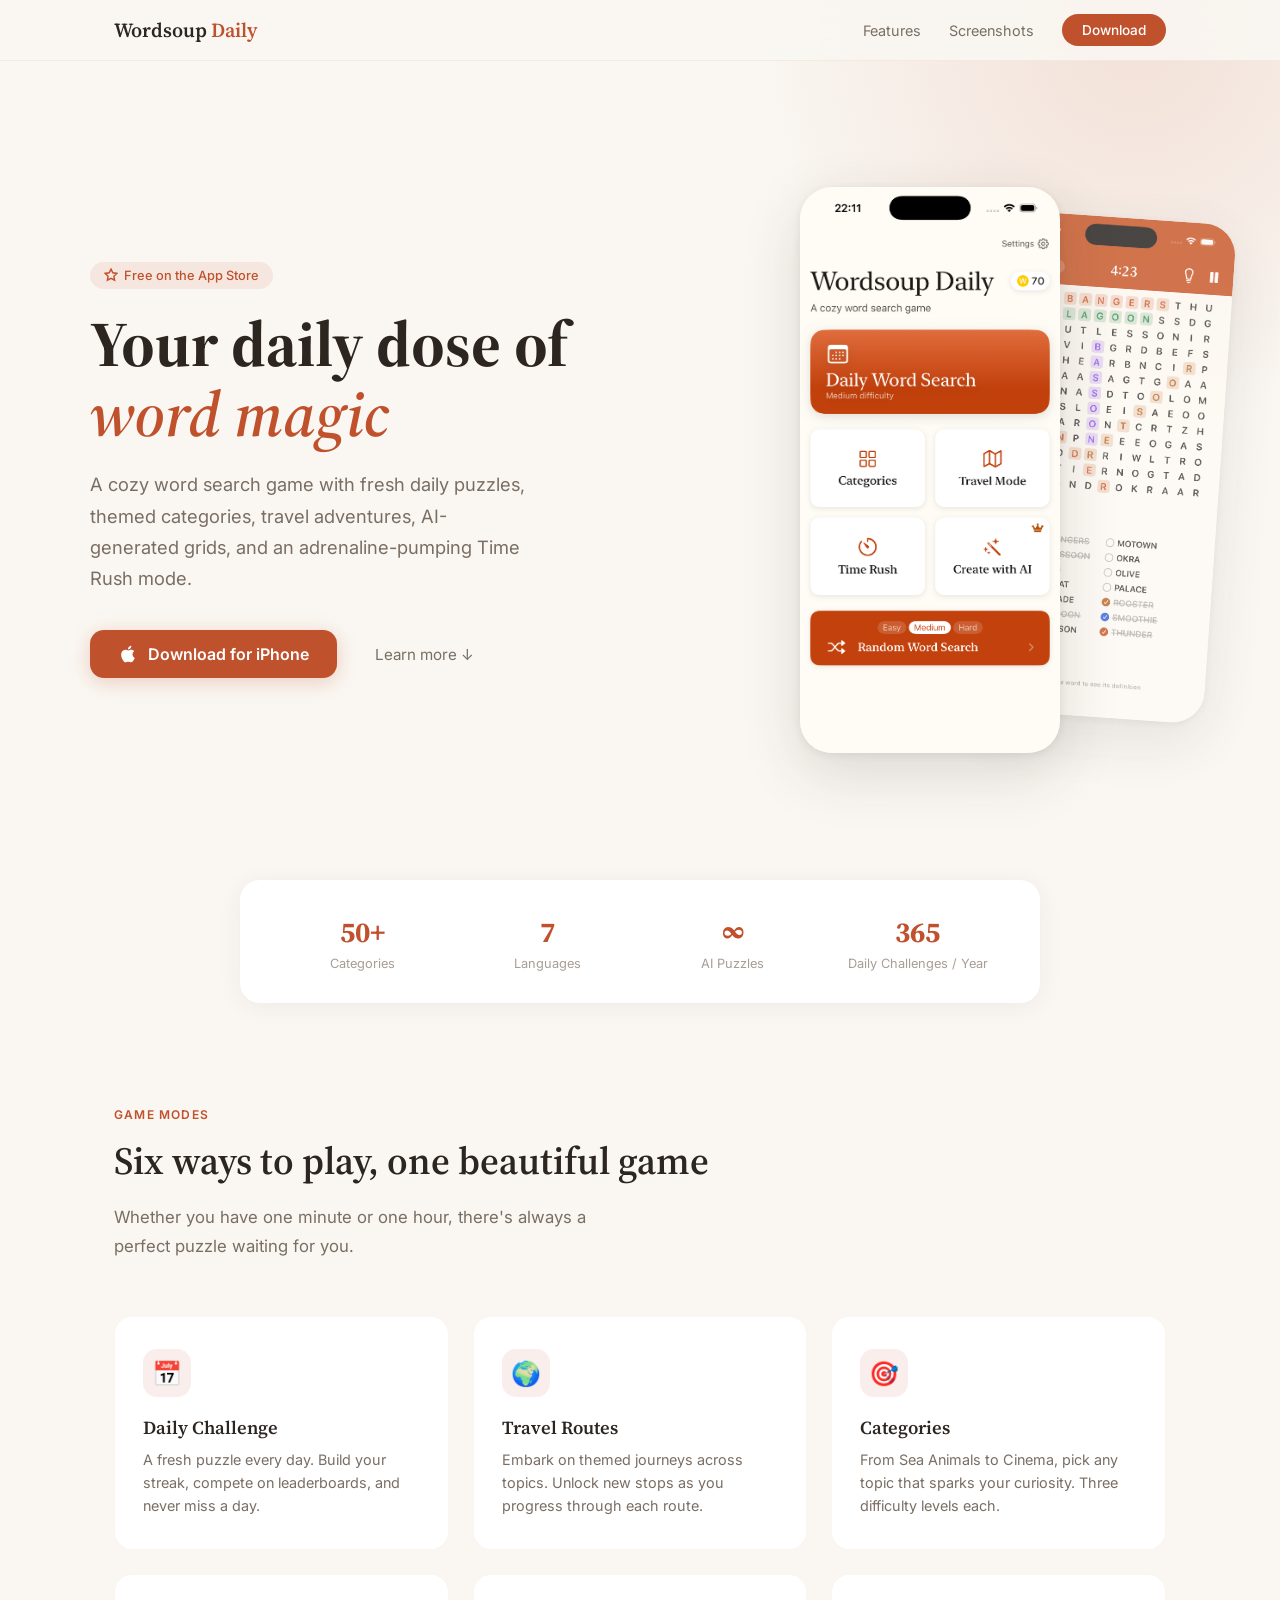
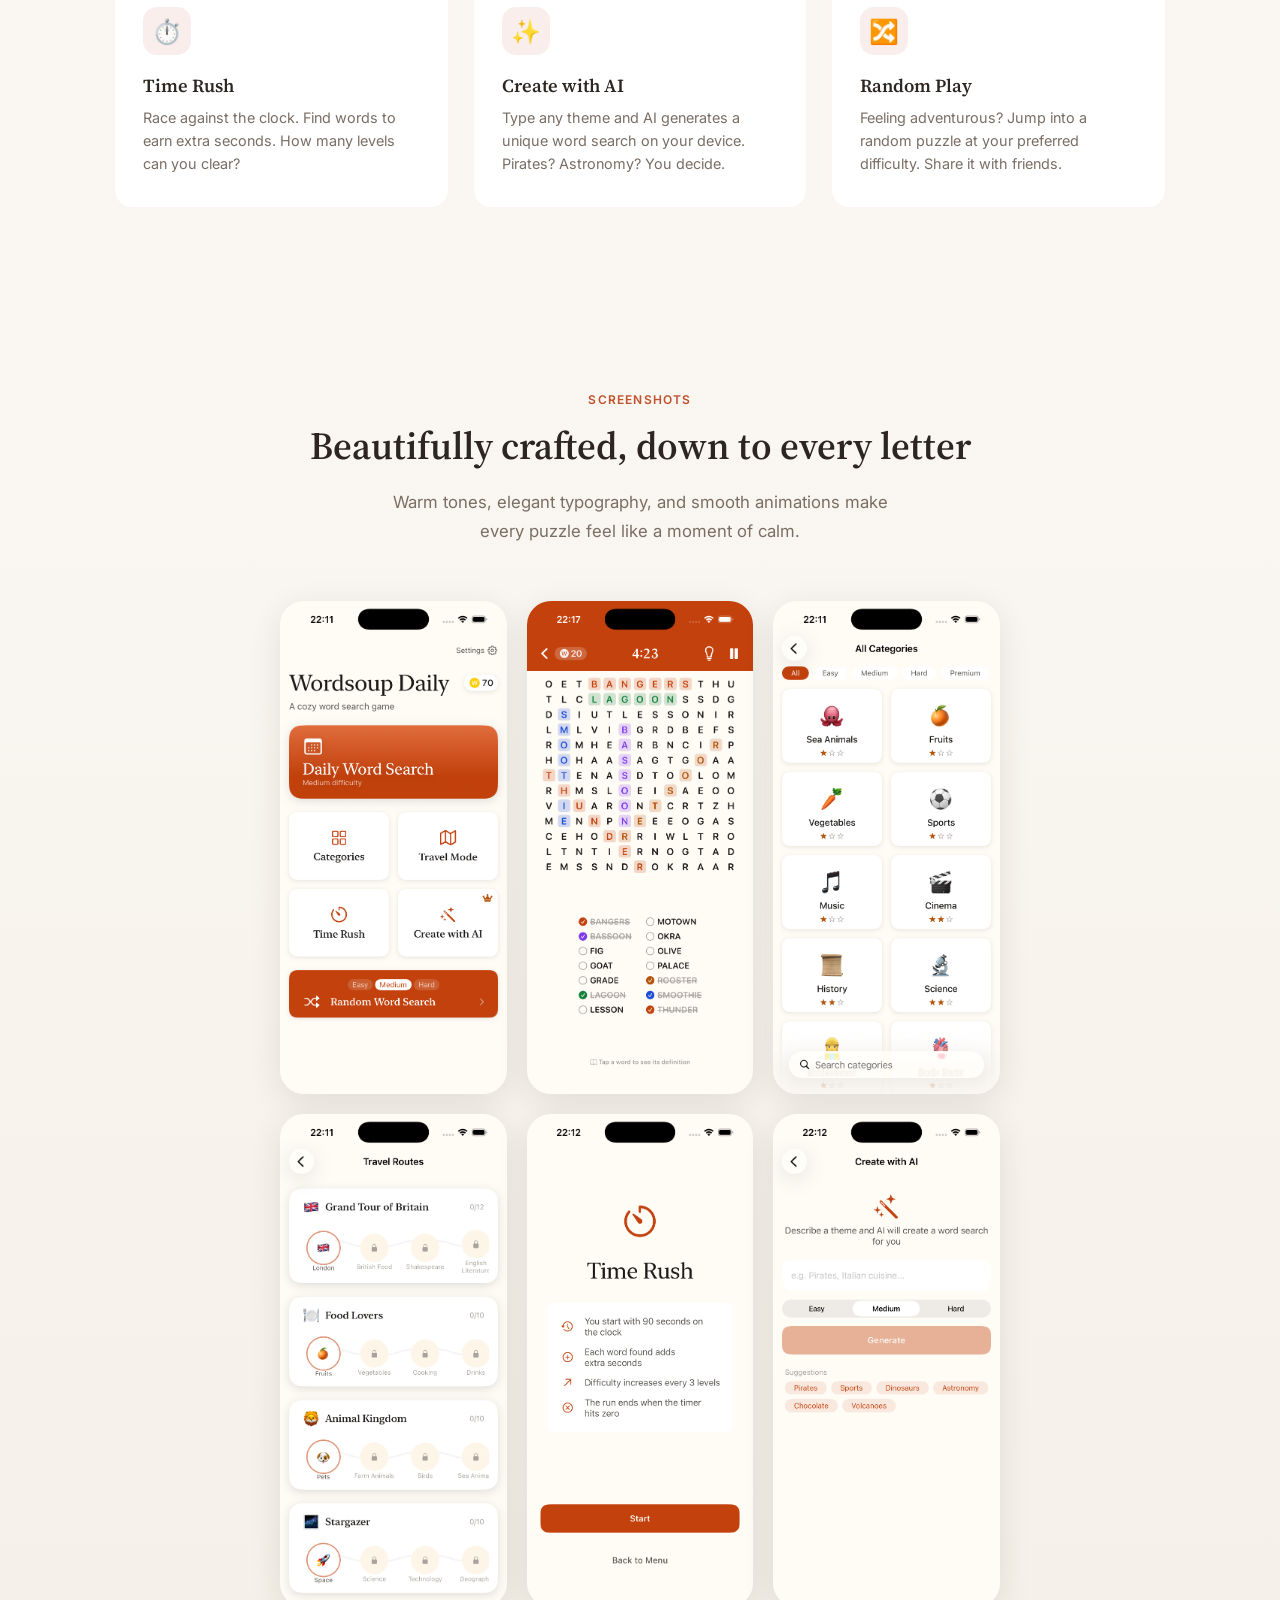
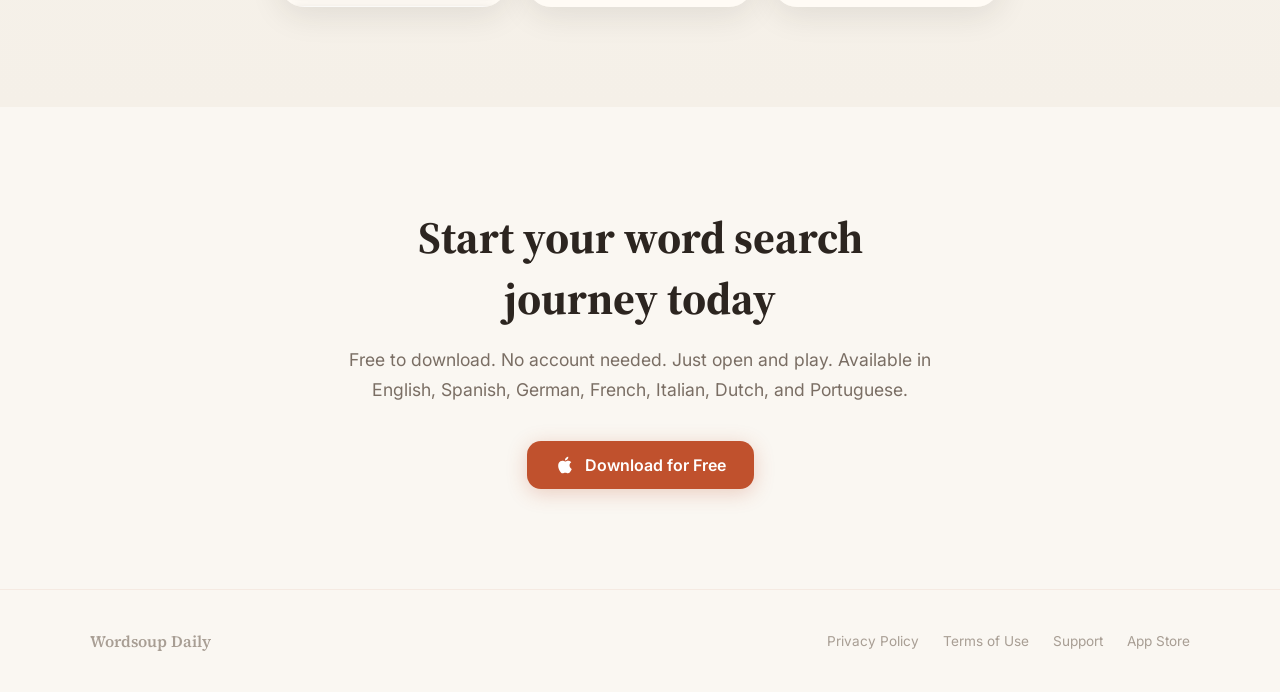
<file: wordsoup/index.html>
<!DOCTYPE html>
<html lang="en">
<head>
<meta charset="UTF-8">
<meta name="viewport" content="width=device-width, initial-scale=1.0">
<title>Wordsoup Daily - A Cozy Word Search Game</title>
<meta name="description" content="A beautifully crafted word search game with daily challenges, themed categories, travel routes, AI-generated puzzles, and a Time Rush mode. Available on the App Store.">
<meta name="theme-color" content="#C0512D">
<meta property="og:title" content="Wordsoup Daily - A Cozy Word Search Game">
<meta property="og:description" content="Daily challenges, 50+ categories, travel routes, AI puzzles & Time Rush. Download free on the App Store.">
<meta property="og:type" content="website">
<link rel="preconnect" href="https://fonts.googleapis.com">
<link rel="preconnect" href="https://fonts.gstatic.com" crossorigin>
<link href="https://fonts.googleapis.com/css2?family=Source+Serif+4:ital,opsz,wght@0,8..60,300;0,8..60,400;0,8..60,600;0,8..60,700;1,8..60,400&family=Inter:wght@400;500;600&display=swap" rel="stylesheet">
<style>
  :root {
    --bg: #FAF7F2;
    --bg-warm: #F5F0E8;
    --accent: #C0512D;
    --accent-soft: #C0512D18;
    --accent-glow: #C0512D22;
    --text: #2C2520;
    --text-secondary: #7A6E64;
    --text-tertiary: #A89E94;
    --surface: #FFFFFF;
    --serif: 'Source Serif 4', 'Georgia', serif;
    --sans: 'Inter', -apple-system, BlinkMacSystemFont, sans-serif;
  }

  * { margin: 0; padding: 0; box-sizing: border-box; }

  html { scroll-behavior: smooth; }

  body {
    font-family: var(--sans);
    background: var(--bg);
    color: var(--text);
    -webkit-font-smoothing: antialiased;
    overflow-x: hidden;
  }

  /* --- Navigation --- */
  nav {
    position: fixed; top: 0; left: 0; right: 0; z-index: 100;
    background: rgba(250, 247, 242, 0.85);
    backdrop-filter: blur(20px); -webkit-backdrop-filter: blur(20px);
    border-bottom: 1px solid rgba(192, 81, 45, 0.08);
  }
  .nav-inner {
    max-width: 1100px; margin: 0 auto;
    padding: 14px 24px;
    display: flex; align-items: center; justify-content: space-between;
  }
  .nav-brand {
    font-family: var(--serif); font-size: 1.25rem; font-weight: 600;
    color: var(--text); text-decoration: none;
  }
  .nav-brand span { color: var(--accent); }
  .nav-links { display: flex; gap: 28px; align-items: center; }
  .nav-links a {
    font-size: 0.9rem; color: var(--text-secondary);
    text-decoration: none; transition: color 0.2s;
  }
  .nav-links a:hover { color: var(--accent); }
  .nav-cta {
    background: var(--accent) !important; color: #fff !important;
    padding: 8px 20px; border-radius: 20px;
    font-weight: 500; font-size: 0.85rem !important;
    transition: transform 0.2s, box-shadow 0.2s;
  }
  .nav-cta:hover { transform: translateY(-1px); box-shadow: 0 4px 16px rgba(192,81,45,0.3); }

  /* --- Hero --- */
  .hero {
    min-height: 100vh;
    display: flex; align-items: center; justify-content: center;
    padding: 120px 24px 80px;
    position: relative;
    overflow: hidden;
  }
  .hero::before {
    content: ''; position: absolute; top: -40%; right: -20%;
    width: 800px; height: 800px;
    background: radial-gradient(circle, var(--accent-glow) 0%, transparent 70%);
    pointer-events: none;
  }
  .hero-inner {
    max-width: 1100px; width: 100%;
    display: grid; grid-template-columns: 1fr 1fr;
    gap: 60px; align-items: center;
  }
  .hero-text { position: relative; z-index: 1; }
  .hero-badge {
    display: inline-flex; align-items: center; gap: 6px;
    background: var(--accent-soft); color: var(--accent);
    padding: 6px 14px; border-radius: 20px;
    font-size: 0.8rem; font-weight: 500;
    margin-bottom: 20px;
  }
  .hero-badge svg { width: 14px; height: 14px; }
  .hero h1 {
    font-family: var(--serif); font-size: clamp(2.8rem, 5vw, 4rem);
    font-weight: 700; line-height: 1.1;
    color: var(--text); margin-bottom: 20px;
  }
  .hero h1 em {
    font-style: italic; color: var(--accent);
    font-weight: 600;
  }
  .hero-sub {
    font-size: 1.15rem; line-height: 1.7;
    color: var(--text-secondary); max-width: 440px;
    margin-bottom: 36px;
  }
  .hero-actions { display: flex; gap: 14px; align-items: center; flex-wrap: wrap; }
  .btn-primary {
    display: inline-flex; align-items: center; gap: 10px;
    background: var(--accent); color: #fff;
    padding: 14px 28px; border-radius: 14px;
    font-size: 1rem; font-weight: 600;
    text-decoration: none;
    transition: transform 0.2s, box-shadow 0.2s;
    box-shadow: 0 4px 20px rgba(192,81,45,0.25);
  }
  .btn-primary:hover { transform: translateY(-2px); box-shadow: 0 8px 30px rgba(192,81,45,0.35); }
  .btn-primary svg { width: 20px; height: 20px; }
  .btn-secondary {
    display: inline-flex; align-items: center; gap: 8px;
    color: var(--text-secondary); padding: 14px 24px;
    font-size: 0.95rem; text-decoration: none;
    transition: color 0.2s;
  }
  .btn-secondary:hover { color: var(--accent); }
  .hero-phones {
    position: relative; display: flex;
    justify-content: center; align-items: center;
    z-index: 1;
  }
  .phone-frame {
    width: 260px; border-radius: 32px;
    box-shadow: 0 20px 60px rgba(44,37,32,0.15), 0 2px 8px rgba(44,37,32,0.08);
    overflow: hidden; position: relative;
  }
  .phone-frame img { width: 100%; display: block; }
  .phone-back {
    position: absolute; right: -30px; top: 30px;
    transform: rotate(4deg); opacity: 0.7; z-index: -1;
    width: 230px;
  }

  /* --- Stats --- */
  .stats {
    padding: 0 24px; margin-top: -20px; position: relative; z-index: 2;
  }
  .stats-inner {
    max-width: 800px; margin: 0 auto;
    display: grid; grid-template-columns: repeat(4, 1fr);
    gap: 20px;
    background: var(--surface);
    padding: 32px 40px; border-radius: 20px;
    box-shadow: 0 4px 24px rgba(44,37,32,0.06);
  }
  .stat { text-align: center; }
  .stat-num {
    font-family: var(--serif); font-size: 1.8rem;
    font-weight: 700; color: var(--accent);
  }
  .stat-label {
    font-size: 0.8rem; color: var(--text-tertiary);
    margin-top: 4px;
  }

  /* --- Features --- */
  .features {
    padding: 100px 24px;
    max-width: 1100px; margin: 0 auto;
  }
  .section-label {
    display: inline-block;
    font-size: 0.75rem; font-weight: 600;
    letter-spacing: 0.1em; text-transform: uppercase;
    color: var(--accent); margin-bottom: 12px;
  }
  .section-title {
    font-family: var(--serif); font-size: clamp(1.8rem, 3vw, 2.4rem);
    font-weight: 600; margin-bottom: 16px;
  }
  .section-sub {
    font-size: 1.05rem; color: var(--text-secondary);
    max-width: 520px; line-height: 1.7; margin-bottom: 56px;
  }
  .features-grid {
    display: grid; grid-template-columns: repeat(3, 1fr);
    gap: 24px;
  }
  .feature-card {
    background: var(--surface);
    padding: 32px 28px; border-radius: 18px;
    border: 1px solid rgba(192,81,45,0.06);
    transition: transform 0.3s, box-shadow 0.3s;
  }
  .feature-card:hover {
    transform: translateY(-4px);
    box-shadow: 0 12px 32px rgba(44,37,32,0.08);
  }
  .feature-icon {
    width: 48px; height: 48px;
    display: flex; align-items: center; justify-content: center;
    background: var(--accent-soft); border-radius: 14px;
    font-size: 1.5rem; margin-bottom: 18px;
  }
  .feature-card h3 {
    font-family: var(--serif); font-size: 1.15rem;
    font-weight: 600; margin-bottom: 8px;
  }
  .feature-card p {
    font-size: 0.9rem; color: var(--text-secondary); line-height: 1.6;
  }

  /* --- Showcase --- */
  .showcase {
    padding: 80px 24px 100px;
    background: linear-gradient(180deg, var(--bg) 0%, var(--bg-warm) 100%);
  }
  .showcase-inner {
    max-width: 1100px; margin: 0 auto; text-align: center;
  }
  .showcase-scroll {
    display: grid; grid-template-columns: repeat(3, 1fr);
    gap: 20px; max-width: 720px; margin: 48px auto 0;
  }
  .showcase-item {
    width: 100%; border-radius: 24px;
    overflow: hidden;
    box-shadow: 0 8px 32px rgba(44,37,32,0.1);
    transition: transform 0.3s;
  }
  .showcase-item:hover { transform: scale(1.04); }
  .showcase-item img { width: 100%; display: block; }

  /* --- CTA --- */
  .cta {
    padding: 100px 24px;
    text-align: center;
  }
  .cta-inner {
    max-width: 600px; margin: 0 auto;
  }
  .cta h2 {
    font-family: var(--serif); font-size: clamp(2rem, 4vw, 2.8rem);
    font-weight: 700; margin-bottom: 16px;
  }
  .cta p {
    font-size: 1.1rem; color: var(--text-secondary);
    line-height: 1.7; margin-bottom: 36px;
  }

  /* --- Footer --- */
  footer {
    padding: 40px 24px;
    border-top: 1px solid rgba(192,81,45,0.08);
  }
  .footer-inner {
    max-width: 1100px; margin: 0 auto;
    display: flex; justify-content: space-between;
    align-items: center; flex-wrap: wrap; gap: 16px;
  }
  .footer-brand {
    font-family: var(--serif); font-size: 1rem; font-weight: 600;
    color: var(--text-tertiary);
  }
  .footer-links { display: flex; gap: 24px; flex-wrap: wrap; }
  .footer-links a {
    font-size: 0.85rem; color: var(--text-tertiary);
    text-decoration: none; transition: color 0.2s;
  }
  .footer-links a:hover { color: var(--accent); }

  /* --- Responsive --- */
  @media (max-width: 768px) {
    .hero-inner { grid-template-columns: 1fr; text-align: center; }
    .hero-sub { margin-left: auto; margin-right: auto; }
    .hero-actions { justify-content: center; }
    .hero-phones { margin-top: 40px; }
    .phone-back { display: none; }
    .phone-frame { width: 220px; }
    .stats-inner { grid-template-columns: repeat(2, 1fr); padding: 24px; }
    .features-grid { grid-template-columns: 1fr; }
    .section-sub { margin-left: auto; margin-right: auto; text-align: center; }
    .features { text-align: center; }
    .showcase-scroll { max-width: 100%; }
    .nav-links .hide-mobile { display: none; }
    .footer-inner { flex-direction: column; text-align: center; }
  }
  @media (max-width: 480px) {
    .showcase-item { border-radius: 18px; }
    .stats-inner { gap: 12px; }
    .stat-num { font-size: 1.4rem; }
  }
</style>
</head>
<body>

<!-- Navigation -->
<nav>
  <div class="nav-inner">
    <a href="#" class="nav-brand">Wordsoup <span>Daily</span></a>
    <div class="nav-links">
      <a href="#features" class="hide-mobile">Features</a>
      <a href="#screenshots" class="hide-mobile">Screenshots</a>
      <a href="https://apps.apple.com/app/id6764037160" class="nav-cta" target="_blank" rel="noopener">Download</a>
    </div>
  </div>
</nav>

<!-- Hero -->
<section class="hero">
  <div class="hero-inner">
    <div class="hero-text">
      <div class="hero-badge">
        <svg viewBox="0 0 24 24" fill="none" stroke="currentColor" stroke-width="2.5" stroke-linecap="round"><path d="M12 2l3.09 6.26L22 9.27l-5 4.87 1.18 6.88L12 17.77l-6.18 3.25L7 14.14 2 9.27l6.91-1.01L12 2z"/></svg>
        Free on the App Store
      </div>
      <h1>Your daily dose of <em>word magic</em></h1>
      <p class="hero-sub">
        A cozy word search game with fresh daily puzzles, themed categories, travel adventures, AI-generated grids, and an adrenaline-pumping Time Rush mode.
      </p>
      <div class="hero-actions">
        <a href="https://apps.apple.com/app/id6764037160" class="btn-primary" target="_blank" rel="noopener">
          <svg viewBox="0 0 24 24" fill="currentColor"><path d="M18.71 19.5c-.83 1.24-1.71 2.45-3.05 2.47-1.34.03-1.77-.79-3.29-.79-1.53 0-2 .77-3.27.82-1.31.05-2.3-1.32-3.14-2.53C4.25 17 2.94 12.45 4.7 9.39c.87-1.52 2.43-2.48 4.12-2.51 1.28-.02 2.5.87 3.29.87.78 0 2.26-1.07 3.8-.91.65.03 2.47.26 3.64 1.98-.09.06-2.17 1.28-2.15 3.81.03 3.02 2.65 4.03 2.68 4.04-.03.07-.42 1.44-1.38 2.83M13 3.5c.73-.83 1.94-1.46 2.94-1.5.13 1.17-.34 2.35-1.04 3.19-.69.85-1.83 1.51-2.95 1.42-.15-1.15.41-2.35 1.05-3.11z"/></svg>
          Download for iPhone
        </a>
        <a href="#features" class="btn-secondary">
          Learn more &darr;
        </a>
      </div>
    </div>
    <div class="hero-phones">
      <div class="phone-frame">
        <img src="screenshots/home.png" alt="Wordsoup Daily home screen showing daily challenge, categories, travel mode, time rush, and AI creator">
      </div>
      <div class="phone-frame phone-back">
        <img src="screenshots/gameplay.png" alt="Word search gameplay with colorful highlighted found words">
      </div>
    </div>
  </div>
</section>

<!-- Stats -->
<div class="stats">
  <div class="stats-inner">
    <div class="stat">
      <div class="stat-num">50+</div>
      <div class="stat-label">Categories</div>
    </div>
    <div class="stat">
      <div class="stat-num">7</div>
      <div class="stat-label">Languages</div>
    </div>
    <div class="stat">
      <div class="stat-num">&infin;</div>
      <div class="stat-label">AI Puzzles</div>
    </div>
    <div class="stat">
      <div class="stat-num">365</div>
      <div class="stat-label">Daily Challenges / Year</div>
    </div>
  </div>
</div>

<!-- Features -->
<section class="features" id="features">
  <div class="section-label">Game Modes</div>
  <h2 class="section-title">Six ways to play, one beautiful game</h2>
  <p class="section-sub">Whether you have one minute or one hour, there's always a perfect puzzle waiting for you.</p>

  <div class="features-grid">
    <div class="feature-card">
      <div class="feature-icon">&#x1F4C5;</div>
      <h3>Daily Challenge</h3>
      <p>A fresh puzzle every day. Build your streak, compete on leaderboards, and never miss a day.</p>
    </div>
    <div class="feature-card">
      <div class="feature-icon">&#x1F30D;</div>
      <h3>Travel Routes</h3>
      <p>Embark on themed journeys across topics. Unlock new stops as you progress through each route.</p>
    </div>
    <div class="feature-card">
      <div class="feature-icon">&#x1F3AF;</div>
      <h3>Categories</h3>
      <p>From Sea Animals to Cinema, pick any topic that sparks your curiosity. Three difficulty levels each.</p>
    </div>
    <div class="feature-card">
      <div class="feature-icon">&#x23F1;&#xFE0F;</div>
      <h3>Time Rush</h3>
      <p>Race against the clock. Find words to earn extra seconds. How many levels can you clear?</p>
    </div>
    <div class="feature-card">
      <div class="feature-icon">&#x2728;</div>
      <h3>Create with AI</h3>
      <p>Type any theme and AI generates a unique word search on your device. Pirates? Astronomy? You decide.</p>
    </div>
    <div class="feature-card">
      <div class="feature-icon">&#x1F500;</div>
      <h3>Random Play</h3>
      <p>Feeling adventurous? Jump into a random puzzle at your preferred difficulty. Share it with friends.</p>
    </div>
  </div>
</section>

<!-- Screenshots -->
<section class="showcase" id="screenshots">
  <div class="showcase-inner">
    <div class="section-label">Screenshots</div>
    <h2 class="section-title">Beautifully crafted, down to every letter</h2>
    <p class="section-sub" style="margin-left:auto;margin-right:auto;text-align:center;">Warm tones, elegant typography, and smooth animations make every puzzle feel like a moment of calm.</p>

    <div class="showcase-scroll">
      <div class="showcase-item">
        <img src="screenshots/home.png" alt="Home screen">
      </div>
      <div class="showcase-item">
        <img src="screenshots/gameplay.png" alt="Gameplay">
      </div>
      <div class="showcase-item">
        <img src="screenshots/categories.png" alt="Categories">
      </div>
      <div class="showcase-item">
        <img src="screenshots/travel.png" alt="Travel routes">
      </div>
      <div class="showcase-item">
        <img src="screenshots/timerush.png" alt="Time Rush mode">
      </div>
      <div class="showcase-item">
        <img src="screenshots/ai.png" alt="AI Creator">
      </div>
    </div>
  </div>
</section>

<!-- CTA -->
<section class="cta">
  <div class="cta-inner">
    <h2>Start your word search journey today</h2>
    <p>Free to download. No account needed. Just open and play. Available in English, Spanish, German, French, Italian, Dutch, and Portuguese.</p>
    <a href="https://apps.apple.com/app/id6764037160" class="btn-primary" target="_blank" rel="noopener">
      <svg viewBox="0 0 24 24" fill="currentColor" style="width:20px;height:20px"><path d="M18.71 19.5c-.83 1.24-1.71 2.45-3.05 2.47-1.34.03-1.77-.79-3.29-.79-1.53 0-2 .77-3.27.82-1.31.05-2.3-1.32-3.14-2.53C4.25 17 2.94 12.45 4.7 9.39c.87-1.52 2.43-2.48 4.12-2.51 1.28-.02 2.5.87 3.29.87.78 0 2.26-1.07 3.8-.91.65.03 2.47.26 3.64 1.98-.09.06-2.17 1.28-2.15 3.81.03 3.02 2.65 4.03 2.68 4.04-.03.07-.42 1.44-1.38 2.83M13 3.5c.73-.83 1.94-1.46 2.94-1.5.13 1.17-.34 2.35-1.04 3.19-.69.85-1.83 1.51-2.95 1.42-.15-1.15.41-2.35 1.05-3.11z"/></svg>
      Download for Free
    </a>
  </div>
</section>

<!-- Footer -->
<footer>
  <div class="footer-inner">
    <div class="footer-brand">Wordsoup Daily</div>
    <div class="footer-links">
      <a href="https://dprados.github.io/legal/privacywordsoup.html">Privacy Policy</a>
      <a href="https://dprados.github.io/legal/termswordsoup.html">Terms of Use</a>
      <a href="mailto:dpappssupport@gmail.com">Support</a>
      <a href="https://apps.apple.com/app/id6764037160" target="_blank" rel="noopener">App Store</a>
    </div>
  </div>
</footer>

</body>
</html>
</file>
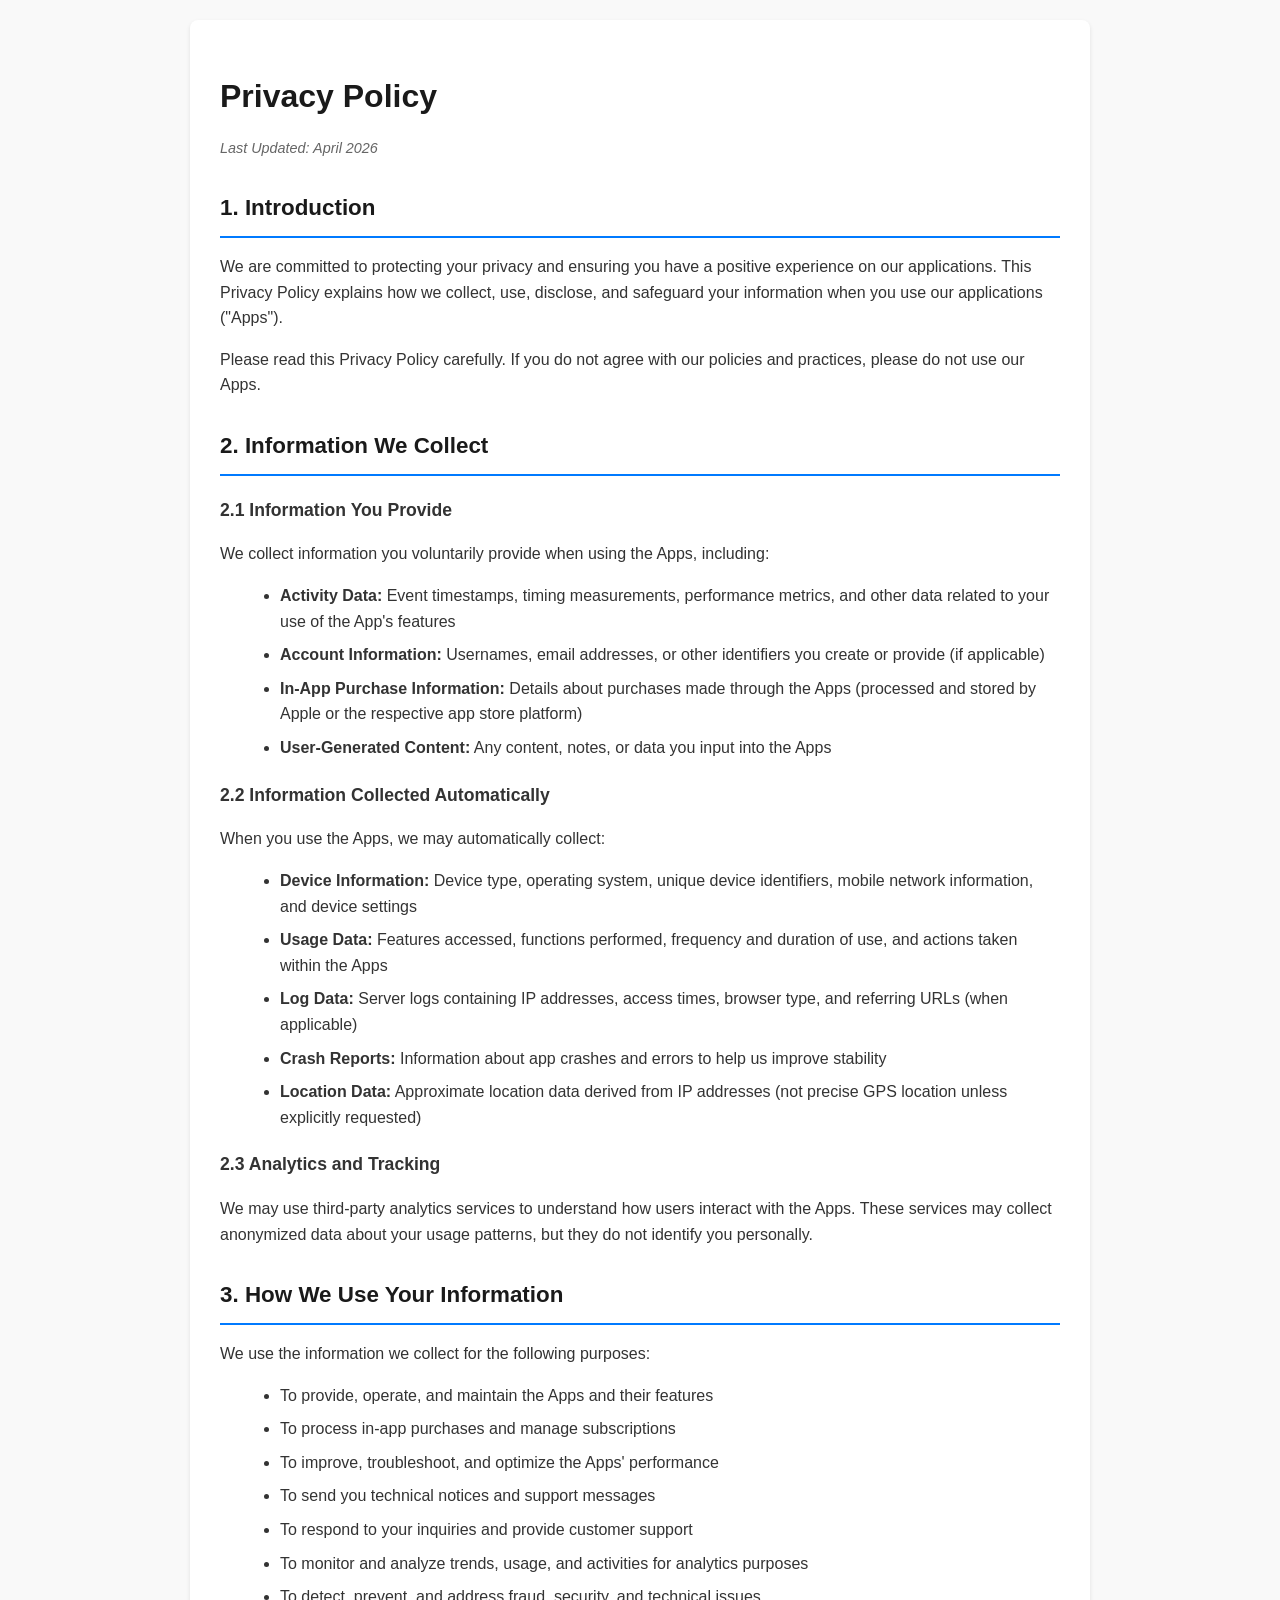
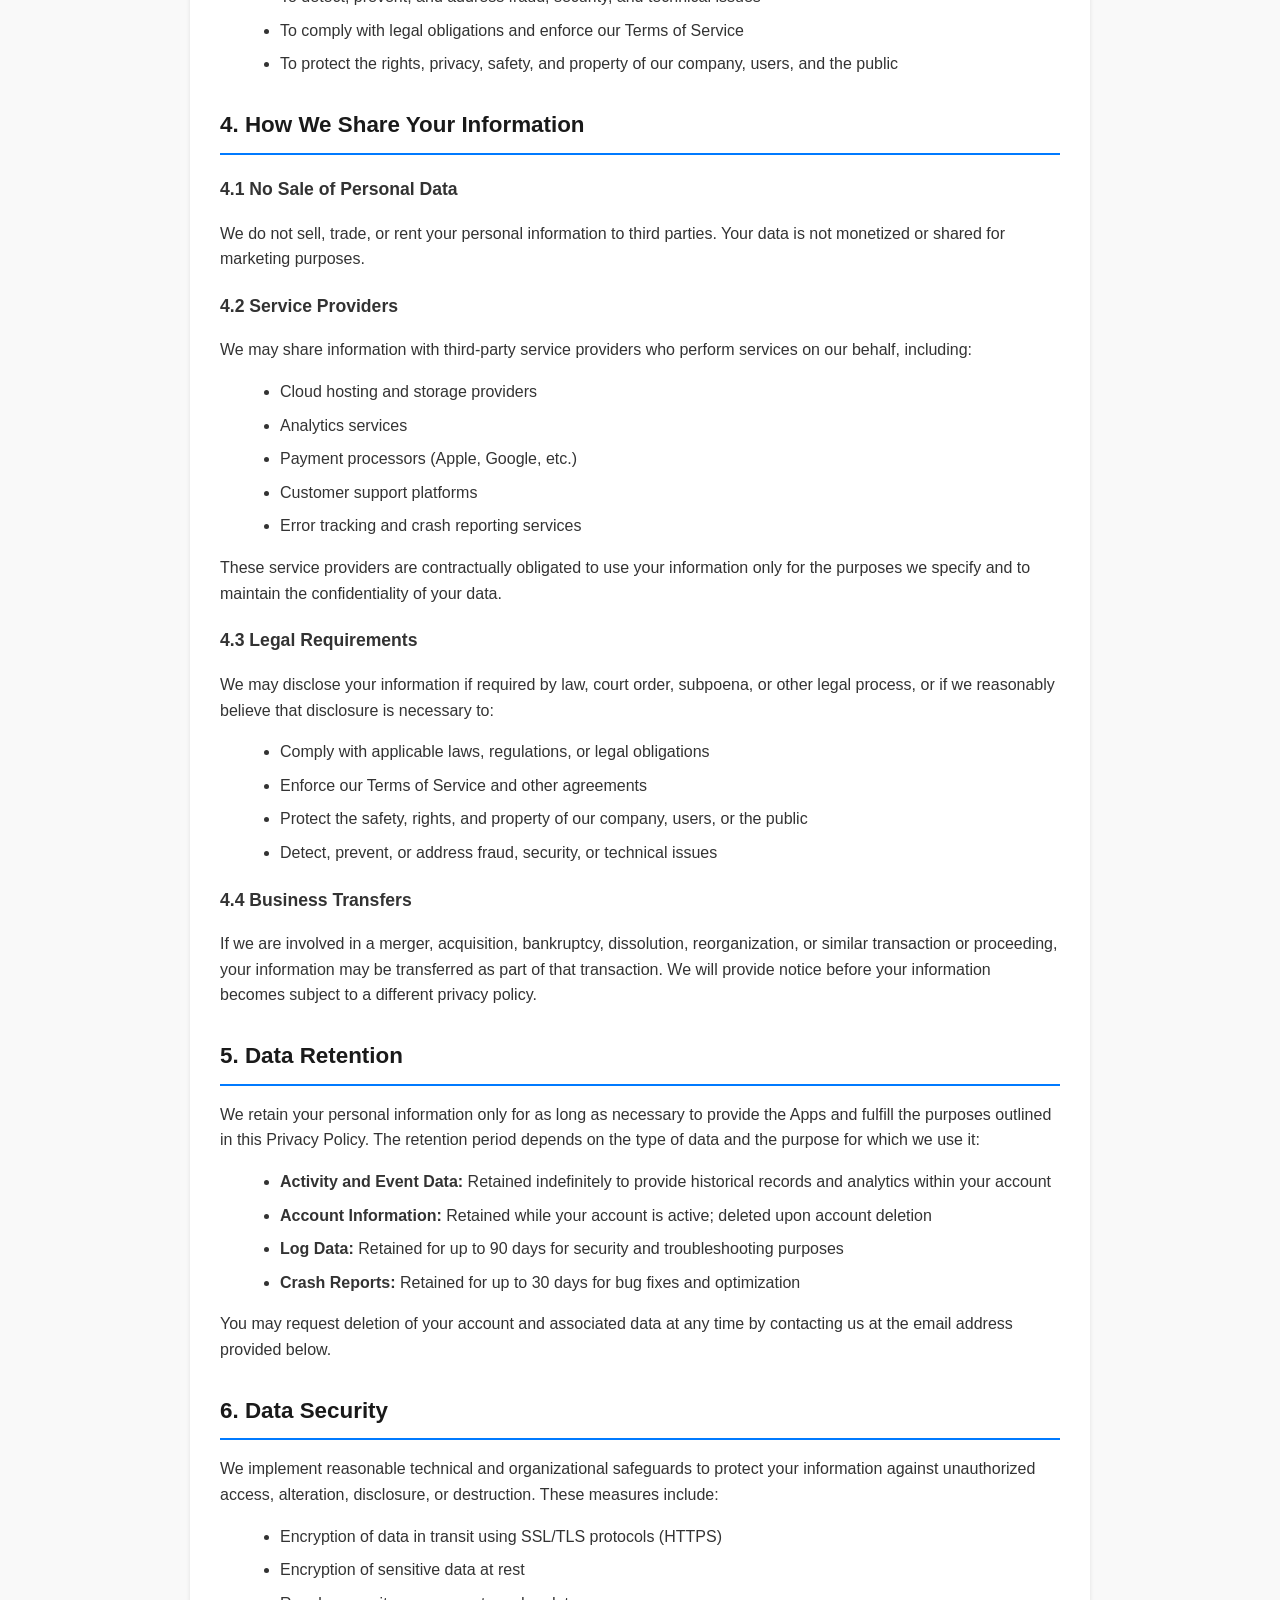
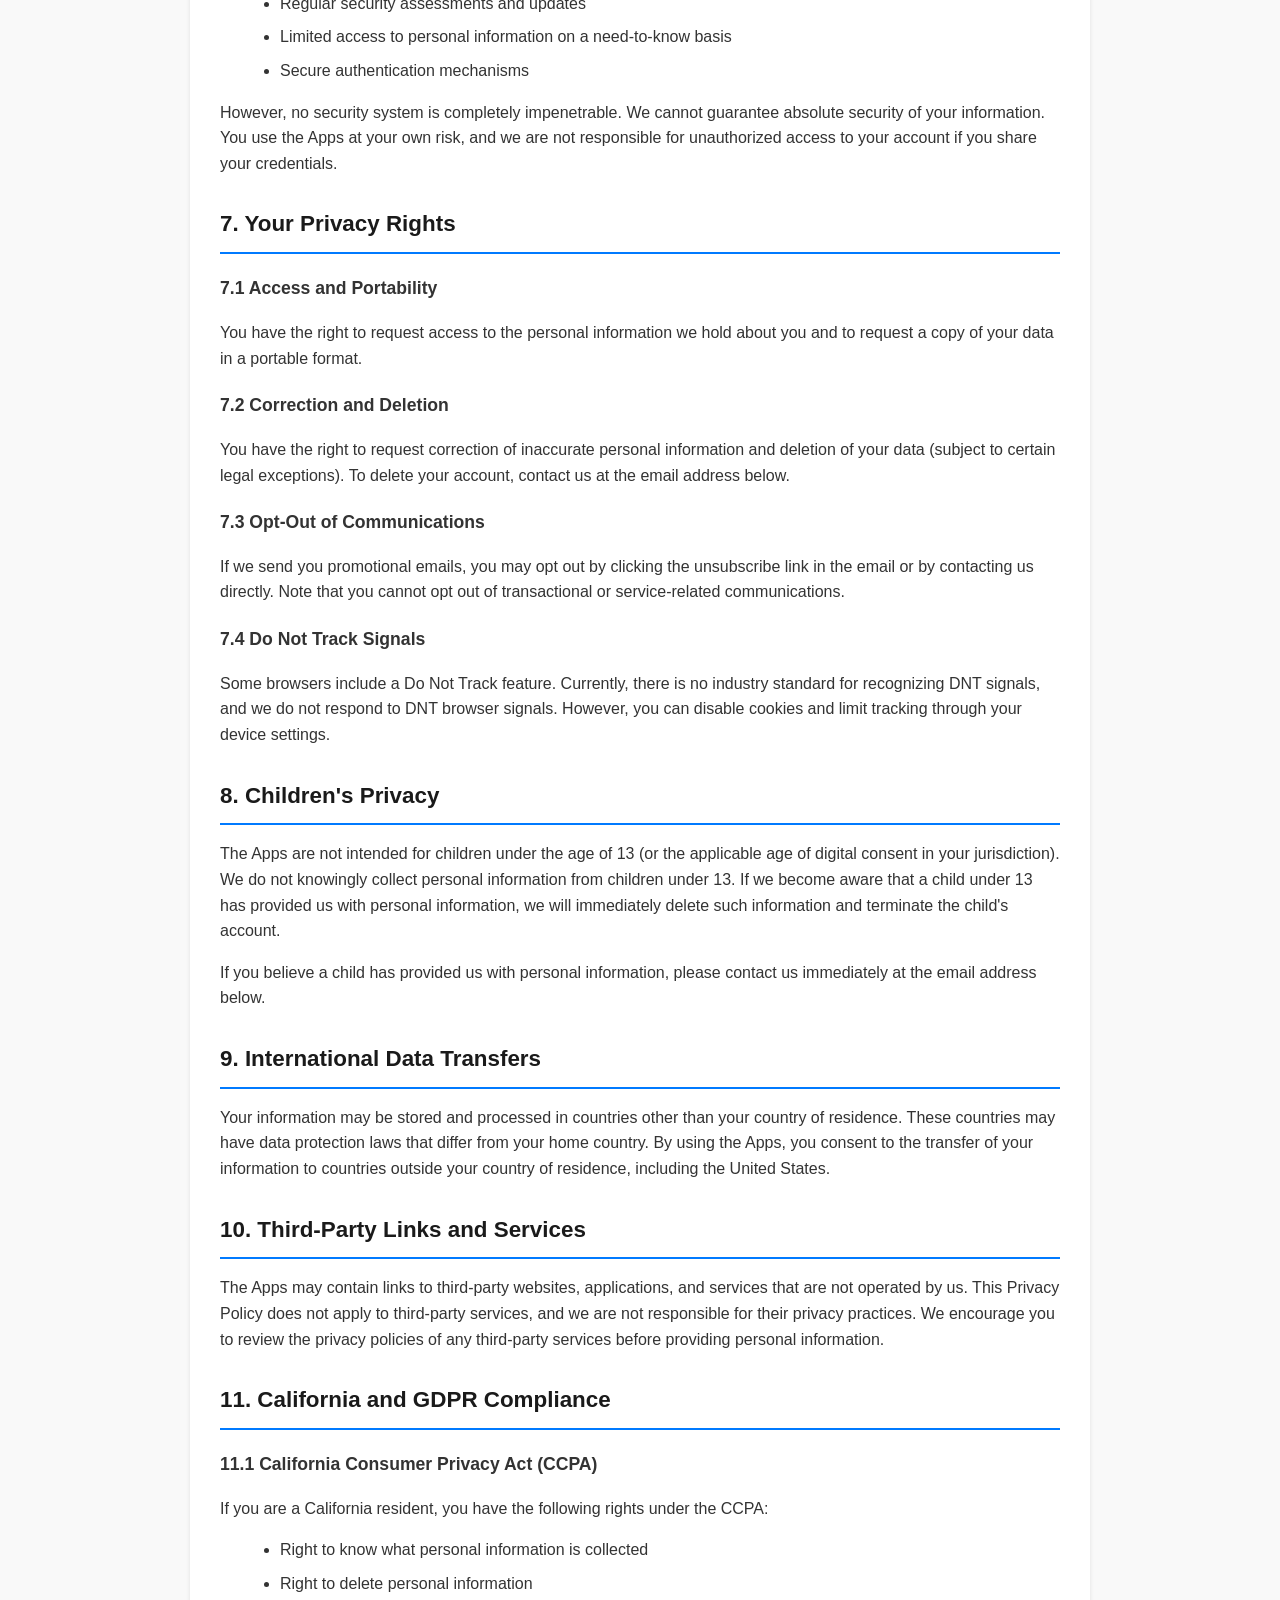
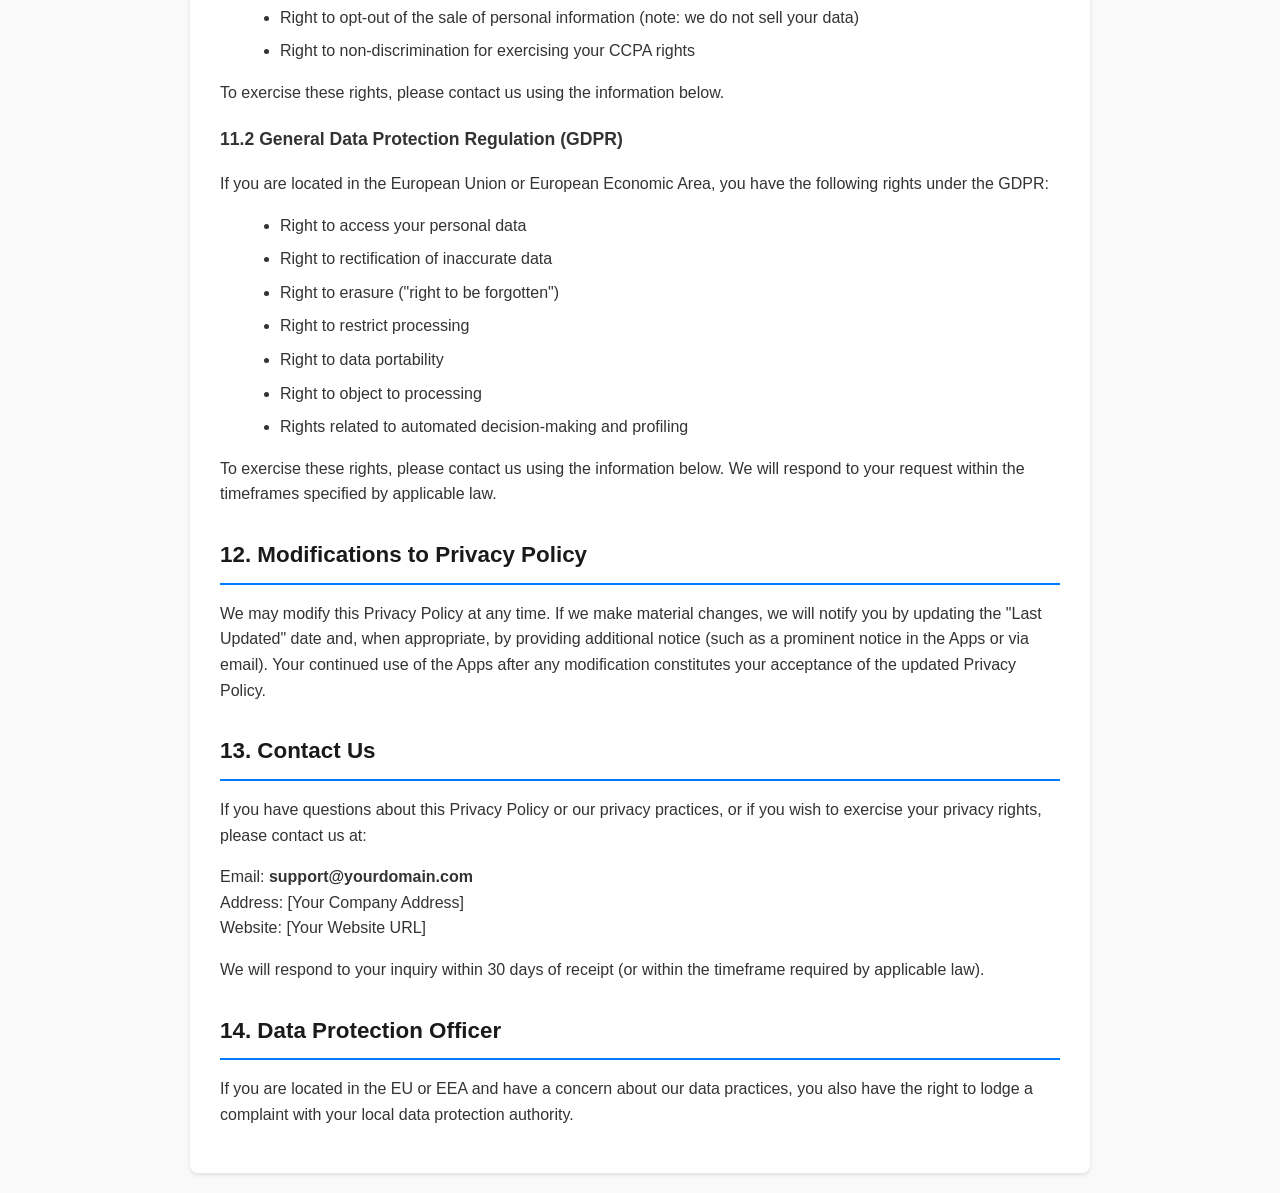
<file: docs/privacy-policy.html>
<!DOCTYPE html>
<html lang="en">
<head>
    <meta charset="UTF-8">
    <meta name="viewport" content="width=device-width, initial-scale=1.0">
    <title>Privacy Policy</title>
    <style>
        body {
            font-family: -apple-system, BlinkMacSystemFont, 'Segoe UI', Roboto, Oxygen, Ubuntu, Cantarell, sans-serif;
            line-height: 1.6;
            max-width: 900px;
            margin: 0 auto;
            padding: 20px;
            color: #333;
            background-color: #f9f9f9;
        }
        h1 {
            font-size: 2em;
            margin-bottom: 10px;
            color: #1a1a1a;
        }
        h2 {
            font-size: 1.4em;
            margin-top: 30px;
            margin-bottom: 15px;
            color: #1a1a1a;
            border-bottom: 2px solid #007AFF;
            padding-bottom: 10px;
        }
        h3 {
            font-size: 1.1em;
            margin-top: 20px;
            color: #333;
        }
        p {
            margin-bottom: 15px;
        }
        ul {
            margin-left: 20px;
            margin-bottom: 15px;
        }
        li {
            margin-bottom: 8px;
        }
        .last-updated {
            font-size: 0.9em;
            color: #666;
            font-style: italic;
            margin-bottom: 30px;
        }
        .container {
            background: white;
            padding: 30px;
            border-radius: 8px;
            box-shadow: 0 2px 4px rgba(0,0,0,0.1);
        }
    </style>
</head>
<body>
    <div class="container">
        <h1>Privacy Policy</h1>
        <p class="last-updated">Last Updated: April 2026</p>

        <h2>1. Introduction</h2>
        <p>We are committed to protecting your privacy and ensuring you have a positive experience on our applications. This Privacy Policy explains how we collect, use, disclose, and safeguard your information when you use our applications ("Apps").</p>
        <p>Please read this Privacy Policy carefully. If you do not agree with our policies and practices, please do not use our Apps.</p>

        <h2>2. Information We Collect</h2>
        <h3>2.1 Information You Provide</h3>
        <p>We collect information you voluntarily provide when using the Apps, including:</p>
        <ul>
            <li><strong>Activity Data:</strong> Event timestamps, timing measurements, performance metrics, and other data related to your use of the App's features</li>
            <li><strong>Account Information:</strong> Usernames, email addresses, or other identifiers you create or provide (if applicable)</li>
            <li><strong>In-App Purchase Information:</strong> Details about purchases made through the Apps (processed and stored by Apple or the respective app store platform)</li>
            <li><strong>User-Generated Content:</strong> Any content, notes, or data you input into the Apps</li>
        </ul>

        <h3>2.2 Information Collected Automatically</h3>
        <p>When you use the Apps, we may automatically collect:</p>
        <ul>
            <li><strong>Device Information:</strong> Device type, operating system, unique device identifiers, mobile network information, and device settings</li>
            <li><strong>Usage Data:</strong> Features accessed, functions performed, frequency and duration of use, and actions taken within the Apps</li>
            <li><strong>Log Data:</strong> Server logs containing IP addresses, access times, browser type, and referring URLs (when applicable)</li>
            <li><strong>Crash Reports:</strong> Information about app crashes and errors to help us improve stability</li>
            <li><strong>Location Data:</strong> Approximate location data derived from IP addresses (not precise GPS location unless explicitly requested)</li>
        </ul>

        <h3>2.3 Analytics and Tracking</h3>
        <p>We may use third-party analytics services to understand how users interact with the Apps. These services may collect anonymized data about your usage patterns, but they do not identify you personally.</p>

        <h2>3. How We Use Your Information</h2>
        <p>We use the information we collect for the following purposes:</p>
        <ul>
            <li>To provide, operate, and maintain the Apps and their features</li>
            <li>To process in-app purchases and manage subscriptions</li>
            <li>To improve, troubleshoot, and optimize the Apps' performance</li>
            <li>To send you technical notices and support messages</li>
            <li>To respond to your inquiries and provide customer support</li>
            <li>To monitor and analyze trends, usage, and activities for analytics purposes</li>
            <li>To detect, prevent, and address fraud, security, and technical issues</li>
            <li>To comply with legal obligations and enforce our Terms of Service</li>
            <li>To protect the rights, privacy, safety, and property of our company, users, and the public</li>
        </ul>

        <h2>4. How We Share Your Information</h2>
        <h3>4.1 No Sale of Personal Data</h3>
        <p>We do not sell, trade, or rent your personal information to third parties. Your data is not monetized or shared for marketing purposes.</p>

        <h3>4.2 Service Providers</h3>
        <p>We may share information with third-party service providers who perform services on our behalf, including:</p>
        <ul>
            <li>Cloud hosting and storage providers</li>
            <li>Analytics services</li>
            <li>Payment processors (Apple, Google, etc.)</li>
            <li>Customer support platforms</li>
            <li>Error tracking and crash reporting services</li>
        </ul>
        <p>These service providers are contractually obligated to use your information only for the purposes we specify and to maintain the confidentiality of your data.</p>

        <h3>4.3 Legal Requirements</h3>
        <p>We may disclose your information if required by law, court order, subpoena, or other legal process, or if we reasonably believe that disclosure is necessary to:</p>
        <ul>
            <li>Comply with applicable laws, regulations, or legal obligations</li>
            <li>Enforce our Terms of Service and other agreements</li>
            <li>Protect the safety, rights, and property of our company, users, or the public</li>
            <li>Detect, prevent, or address fraud, security, or technical issues</li>
        </ul>

        <h3>4.4 Business Transfers</h3>
        <p>If we are involved in a merger, acquisition, bankruptcy, dissolution, reorganization, or similar transaction or proceeding, your information may be transferred as part of that transaction. We will provide notice before your information becomes subject to a different privacy policy.</p>

        <h2>5. Data Retention</h2>
        <p>We retain your personal information only for as long as necessary to provide the Apps and fulfill the purposes outlined in this Privacy Policy. The retention period depends on the type of data and the purpose for which we use it:</p>
        <ul>
            <li><strong>Activity and Event Data:</strong> Retained indefinitely to provide historical records and analytics within your account</li>
            <li><strong>Account Information:</strong> Retained while your account is active; deleted upon account deletion</li>
            <li><strong>Log Data:</strong> Retained for up to 90 days for security and troubleshooting purposes</li>
            <li><strong>Crash Reports:</strong> Retained for up to 30 days for bug fixes and optimization</li>
        </ul>
        <p>You may request deletion of your account and associated data at any time by contacting us at the email address provided below.</p>

        <h2>6. Data Security</h2>
        <p>We implement reasonable technical and organizational safeguards to protect your information against unauthorized access, alteration, disclosure, or destruction. These measures include:</p>
        <ul>
            <li>Encryption of data in transit using SSL/TLS protocols (HTTPS)</li>
            <li>Encryption of sensitive data at rest</li>
            <li>Regular security assessments and updates</li>
            <li>Limited access to personal information on a need-to-know basis</li>
            <li>Secure authentication mechanisms</li>
        </ul>
        <p>However, no security system is completely impenetrable. We cannot guarantee absolute security of your information. You use the Apps at your own risk, and we are not responsible for unauthorized access to your account if you share your credentials.</p>

        <h2>7. Your Privacy Rights</h2>
        <h3>7.1 Access and Portability</h3>
        <p>You have the right to request access to the personal information we hold about you and to request a copy of your data in a portable format.</p>

        <h3>7.2 Correction and Deletion</h3>
        <p>You have the right to request correction of inaccurate personal information and deletion of your data (subject to certain legal exceptions). To delete your account, contact us at the email address below.</p>

        <h3>7.3 Opt-Out of Communications</h3>
        <p>If we send you promotional emails, you may opt out by clicking the unsubscribe link in the email or by contacting us directly. Note that you cannot opt out of transactional or service-related communications.</p>

        <h3>7.4 Do Not Track Signals</h3>
        <p>Some browsers include a Do Not Track feature. Currently, there is no industry standard for recognizing DNT signals, and we do not respond to DNT browser signals. However, you can disable cookies and limit tracking through your device settings.</p>

        <h2>8. Children's Privacy</h2>
        <p>The Apps are not intended for children under the age of 13 (or the applicable age of digital consent in your jurisdiction). We do not knowingly collect personal information from children under 13. If we become aware that a child under 13 has provided us with personal information, we will immediately delete such information and terminate the child's account.</p>
        <p>If you believe a child has provided us with personal information, please contact us immediately at the email address below.</p>

        <h2>9. International Data Transfers</h2>
        <p>Your information may be stored and processed in countries other than your country of residence. These countries may have data protection laws that differ from your home country. By using the Apps, you consent to the transfer of your information to countries outside your country of residence, including the United States.</p>

        <h2>10. Third-Party Links and Services</h2>
        <p>The Apps may contain links to third-party websites, applications, and services that are not operated by us. This Privacy Policy does not apply to third-party services, and we are not responsible for their privacy practices. We encourage you to review the privacy policies of any third-party services before providing personal information.</p>

        <h2>11. California and GDPR Compliance</h2>
        <h3>11.1 California Consumer Privacy Act (CCPA)</h3>
        <p>If you are a California resident, you have the following rights under the CCPA:</p>
        <ul>
            <li>Right to know what personal information is collected</li>
            <li>Right to delete personal information</li>
            <li>Right to opt-out of the sale of personal information (note: we do not sell your data)</li>
            <li>Right to non-discrimination for exercising your CCPA rights</li>
        </ul>
        <p>To exercise these rights, please contact us using the information below.</p>

        <h3>11.2 General Data Protection Regulation (GDPR)</h3>
        <p>If you are located in the European Union or European Economic Area, you have the following rights under the GDPR:</p>
        <ul>
            <li>Right to access your personal data</li>
            <li>Right to rectification of inaccurate data</li>
            <li>Right to erasure ("right to be forgotten")</li>
            <li>Right to restrict processing</li>
            <li>Right to data portability</li>
            <li>Right to object to processing</li>
            <li>Rights related to automated decision-making and profiling</li>
        </ul>
        <p>To exercise these rights, please contact us using the information below. We will respond to your request within the timeframes specified by applicable law.</p>

        <h2>12. Modifications to Privacy Policy</h2>
        <p>We may modify this Privacy Policy at any time. If we make material changes, we will notify you by updating the "Last Updated" date and, when appropriate, by providing additional notice (such as a prominent notice in the Apps or via email). Your continued use of the Apps after any modification constitutes your acceptance of the updated Privacy Policy.</p>

        <h2>13. Contact Us</h2>
        <p>If you have questions about this Privacy Policy or our privacy practices, or if you wish to exercise your privacy rights, please contact us at:</p>
        <p>
            Email: <strong>support@yourdomain.com</strong><br>
            Address: [Your Company Address]<br>
            Website: [Your Website URL]
        </p>
        <p>We will respond to your inquiry within 30 days of receipt (or within the timeframe required by applicable law).</p>

        <h2>14. Data Protection Officer</h2>
        <p>If you are located in the EU or EEA and have a concern about our data practices, you also have the right to lodge a complaint with your local data protection authority.</p>
    </div>
</body>
</html>
</file>
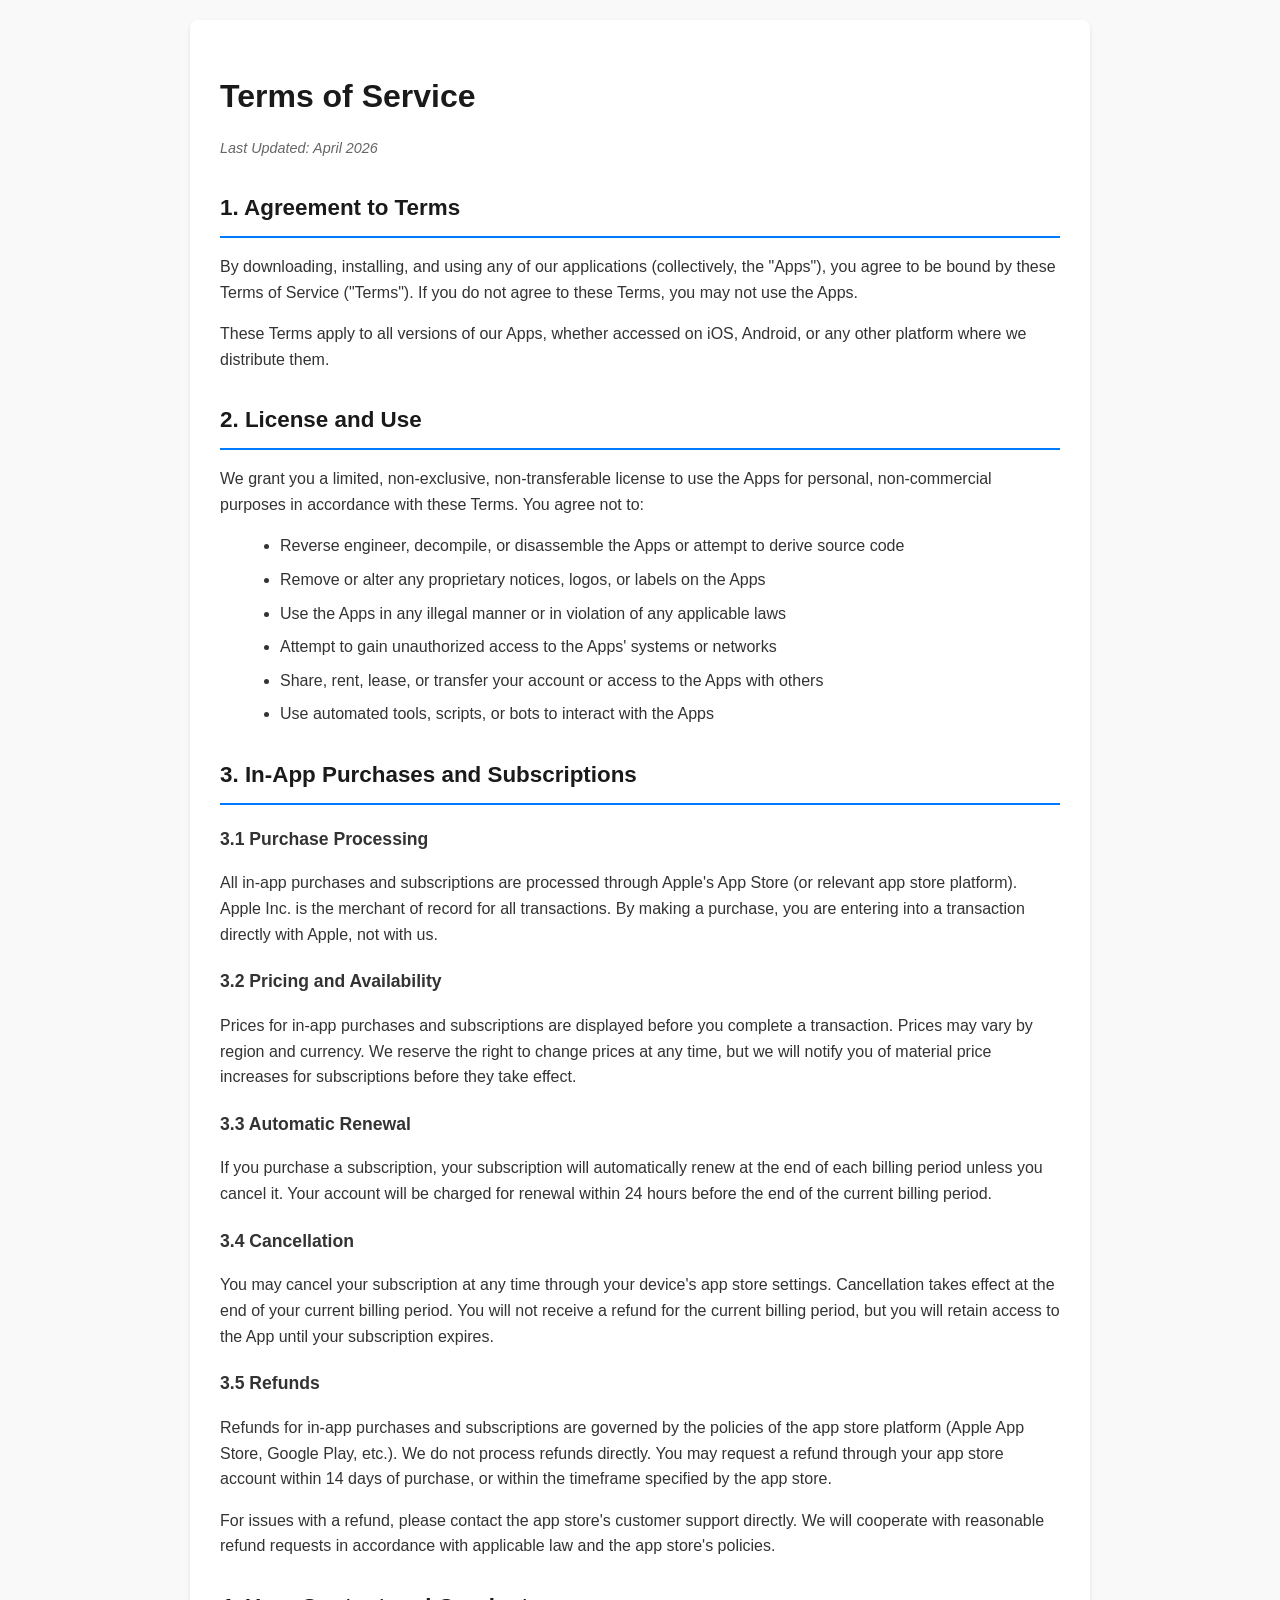
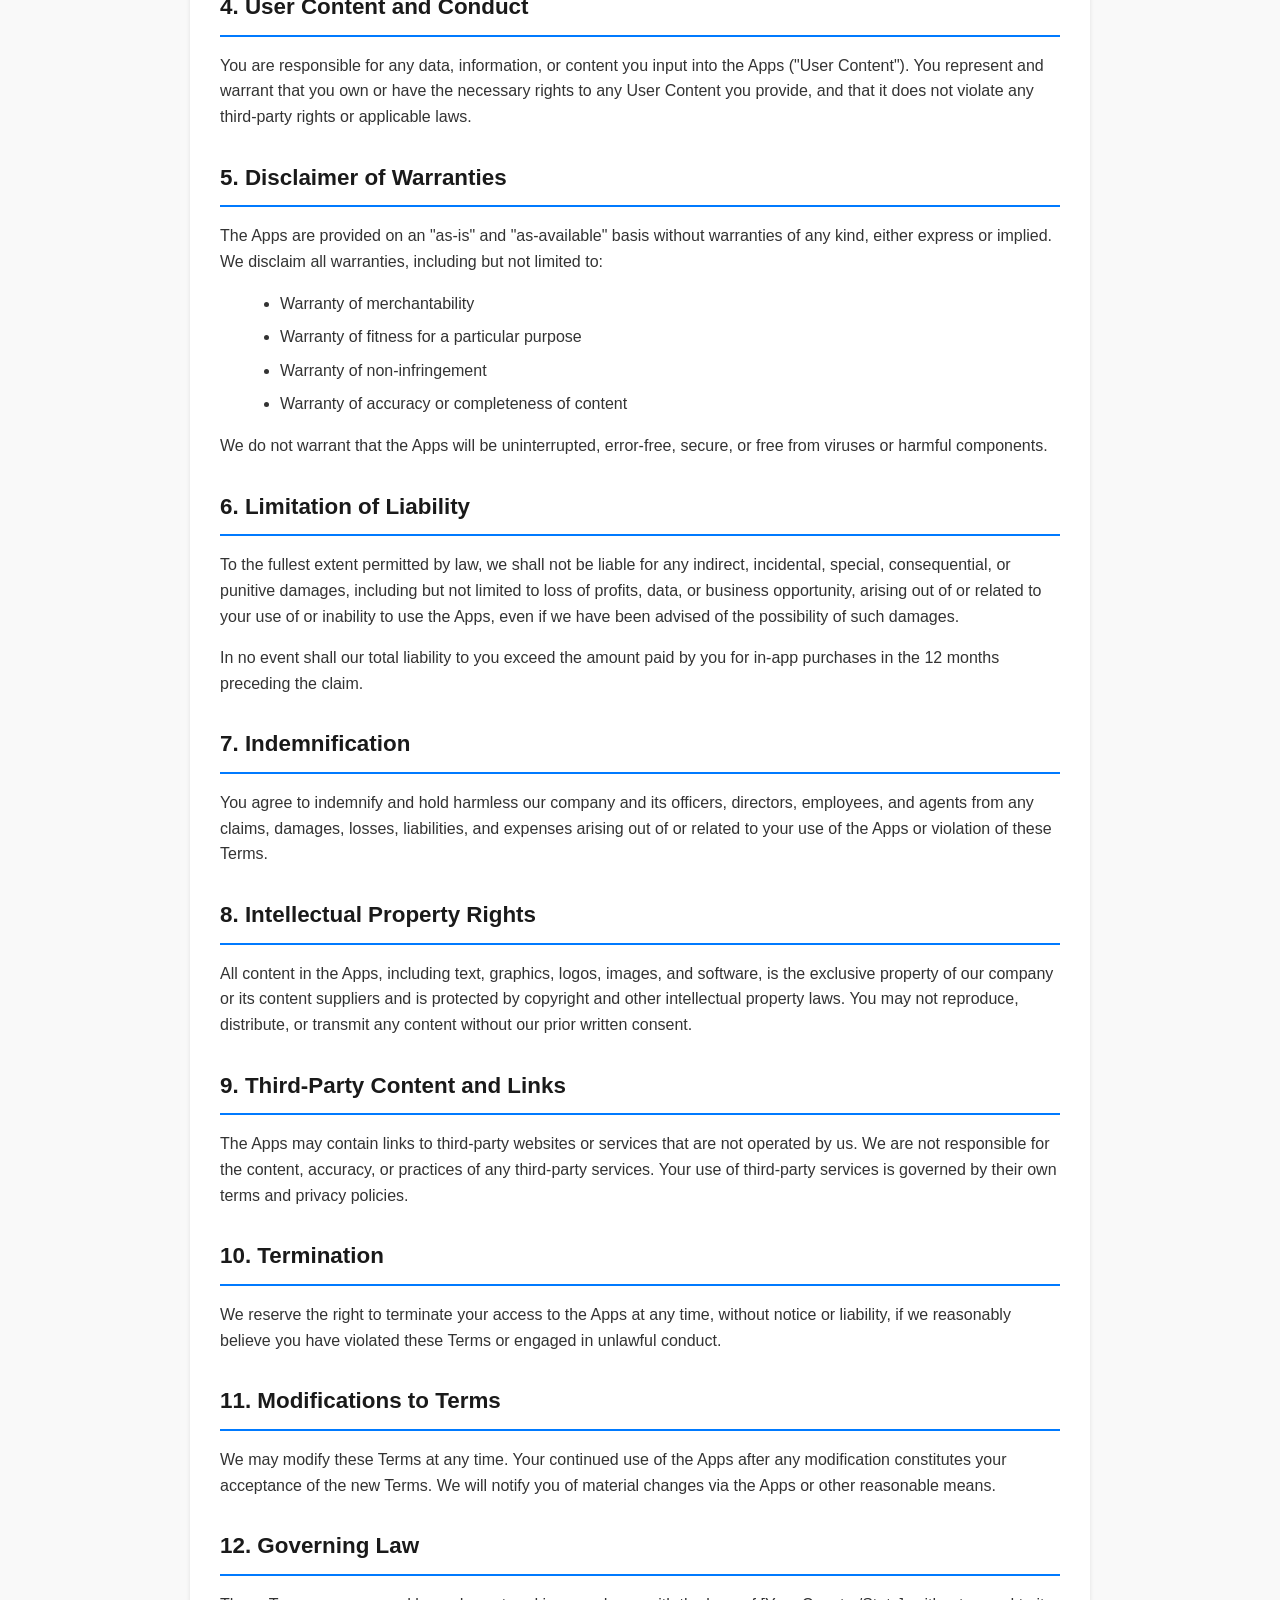
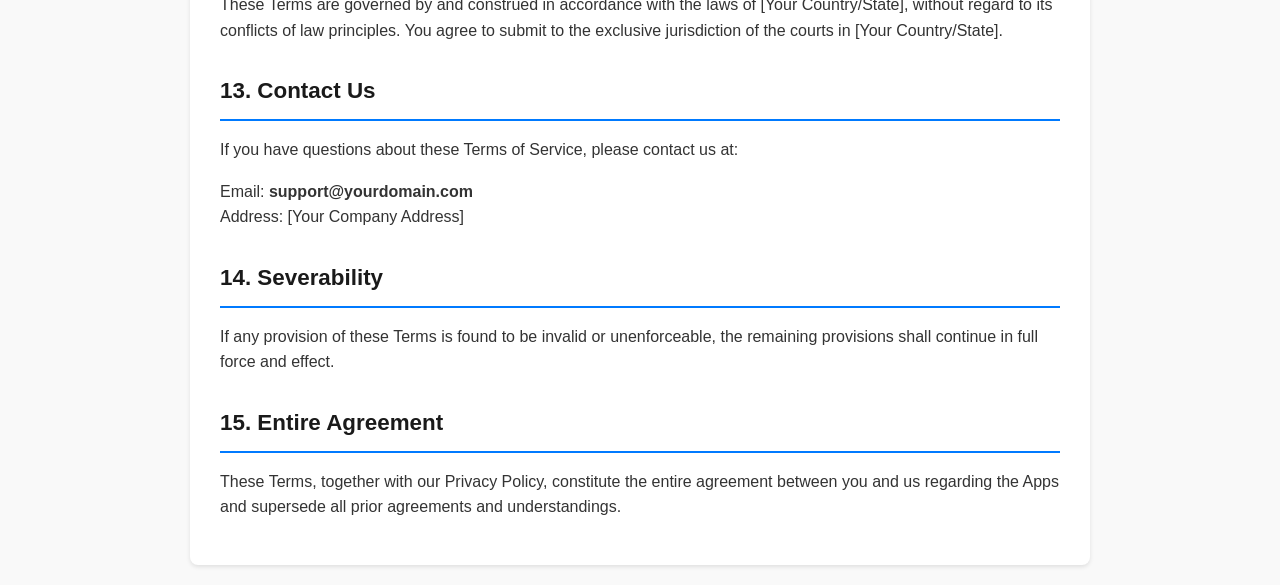
<file: docs/terms-of-service.html>
<!DOCTYPE html>
<html lang="en">
<head>
    <meta charset="UTF-8">
    <meta name="viewport" content="width=device-width, initial-scale=1.0">
    <title>Terms of Service</title>
    <style>
        body {
            font-family: -apple-system, BlinkMacSystemFont, 'Segoe UI', Roboto, Oxygen, Ubuntu, Cantarell, sans-serif;
            line-height: 1.6;
            max-width: 900px;
            margin: 0 auto;
            padding: 20px;
            color: #333;
            background-color: #f9f9f9;
        }
        h1 {
            font-size: 2em;
            margin-bottom: 10px;
            color: #1a1a1a;
        }
        h2 {
            font-size: 1.4em;
            margin-top: 30px;
            margin-bottom: 15px;
            color: #1a1a1a;
            border-bottom: 2px solid #007AFF;
            padding-bottom: 10px;
        }
        h3 {
            font-size: 1.1em;
            margin-top: 20px;
            color: #333;
        }
        p {
            margin-bottom: 15px;
        }
        ul {
            margin-left: 20px;
            margin-bottom: 15px;
        }
        li {
            margin-bottom: 8px;
        }
        .last-updated {
            font-size: 0.9em;
            color: #666;
            font-style: italic;
            margin-bottom: 30px;
        }
        .container {
            background: white;
            padding: 30px;
            border-radius: 8px;
            box-shadow: 0 2px 4px rgba(0,0,0,0.1);
        }
    </style>
</head>
<body>
    <div class="container">
        <h1>Terms of Service</h1>
        <p class="last-updated">Last Updated: April 2026</p>

        <h2>1. Agreement to Terms</h2>
        <p>By downloading, installing, and using any of our applications (collectively, the "Apps"), you agree to be bound by these Terms of Service ("Terms"). If you do not agree to these Terms, you may not use the Apps.</p>
        <p>These Terms apply to all versions of our Apps, whether accessed on iOS, Android, or any other platform where we distribute them.</p>

        <h2>2. License and Use</h2>
        <p>We grant you a limited, non-exclusive, non-transferable license to use the Apps for personal, non-commercial purposes in accordance with these Terms. You agree not to:</p>
        <ul>
            <li>Reverse engineer, decompile, or disassemble the Apps or attempt to derive source code</li>
            <li>Remove or alter any proprietary notices, logos, or labels on the Apps</li>
            <li>Use the Apps in any illegal manner or in violation of any applicable laws</li>
            <li>Attempt to gain unauthorized access to the Apps' systems or networks</li>
            <li>Share, rent, lease, or transfer your account or access to the Apps with others</li>
            <li>Use automated tools, scripts, or bots to interact with the Apps</li>
        </ul>

        <h2>3. In-App Purchases and Subscriptions</h2>
        <h3>3.1 Purchase Processing</h3>
        <p>All in-app purchases and subscriptions are processed through Apple's App Store (or relevant app store platform). Apple Inc. is the merchant of record for all transactions. By making a purchase, you are entering into a transaction directly with Apple, not with us.</p>

        <h3>3.2 Pricing and Availability</h3>
        <p>Prices for in-app purchases and subscriptions are displayed before you complete a transaction. Prices may vary by region and currency. We reserve the right to change prices at any time, but we will notify you of material price increases for subscriptions before they take effect.</p>

        <h3>3.3 Automatic Renewal</h3>
        <p>If you purchase a subscription, your subscription will automatically renew at the end of each billing period unless you cancel it. Your account will be charged for renewal within 24 hours before the end of the current billing period.</p>

        <h3>3.4 Cancellation</h3>
        <p>You may cancel your subscription at any time through your device's app store settings. Cancellation takes effect at the end of your current billing period. You will not receive a refund for the current billing period, but you will retain access to the App until your subscription expires.</p>

        <h3>3.5 Refunds</h3>
        <p>Refunds for in-app purchases and subscriptions are governed by the policies of the app store platform (Apple App Store, Google Play, etc.). We do not process refunds directly. You may request a refund through your app store account within 14 days of purchase, or within the timeframe specified by the app store.</p>
        <p>For issues with a refund, please contact the app store's customer support directly. We will cooperate with reasonable refund requests in accordance with applicable law and the app store's policies.</p>

        <h2>4. User Content and Conduct</h2>
        <p>You are responsible for any data, information, or content you input into the Apps ("User Content"). You represent and warrant that you own or have the necessary rights to any User Content you provide, and that it does not violate any third-party rights or applicable laws.</p>

        <h2>5. Disclaimer of Warranties</h2>
        <p>The Apps are provided on an "as-is" and "as-available" basis without warranties of any kind, either express or implied. We disclaim all warranties, including but not limited to:</p>
        <ul>
            <li>Warranty of merchantability</li>
            <li>Warranty of fitness for a particular purpose</li>
            <li>Warranty of non-infringement</li>
            <li>Warranty of accuracy or completeness of content</li>
        </ul>
        <p>We do not warrant that the Apps will be uninterrupted, error-free, secure, or free from viruses or harmful components.</p>

        <h2>6. Limitation of Liability</h2>
        <p>To the fullest extent permitted by law, we shall not be liable for any indirect, incidental, special, consequential, or punitive damages, including but not limited to loss of profits, data, or business opportunity, arising out of or related to your use of or inability to use the Apps, even if we have been advised of the possibility of such damages.</p>
        <p>In no event shall our total liability to you exceed the amount paid by you for in-app purchases in the 12 months preceding the claim.</p>

        <h2>7. Indemnification</h2>
        <p>You agree to indemnify and hold harmless our company and its officers, directors, employees, and agents from any claims, damages, losses, liabilities, and expenses arising out of or related to your use of the Apps or violation of these Terms.</p>

        <h2>8. Intellectual Property Rights</h2>
        <p>All content in the Apps, including text, graphics, logos, images, and software, is the exclusive property of our company or its content suppliers and is protected by copyright and other intellectual property laws. You may not reproduce, distribute, or transmit any content without our prior written consent.</p>

        <h2>9. Third-Party Content and Links</h2>
        <p>The Apps may contain links to third-party websites or services that are not operated by us. We are not responsible for the content, accuracy, or practices of any third-party services. Your use of third-party services is governed by their own terms and privacy policies.</p>

        <h2>10. Termination</h2>
        <p>We reserve the right to terminate your access to the Apps at any time, without notice or liability, if we reasonably believe you have violated these Terms or engaged in unlawful conduct.</p>

        <h2>11. Modifications to Terms</h2>
        <p>We may modify these Terms at any time. Your continued use of the Apps after any modification constitutes your acceptance of the new Terms. We will notify you of material changes via the Apps or other reasonable means.</p>

        <h2>12. Governing Law</h2>
        <p>These Terms are governed by and construed in accordance with the laws of [Your Country/State], without regard to its conflicts of law principles. You agree to submit to the exclusive jurisdiction of the courts in [Your Country/State].</p>

        <h2>13. Contact Us</h2>
        <p>If you have questions about these Terms of Service, please contact us at:</p>
        <p>
            Email: <strong>support@yourdomain.com</strong><br>
            Address: [Your Company Address]
        </p>

        <h2>14. Severability</h2>
        <p>If any provision of these Terms is found to be invalid or unenforceable, the remaining provisions shall continue in full force and effect.</p>

        <h2>15. Entire Agreement</h2>
        <p>These Terms, together with our Privacy Policy, constitute the entire agreement between you and us regarding the Apps and supersede all prior agreements and understandings.</p>
    </div>
</body>
</html>
</file>
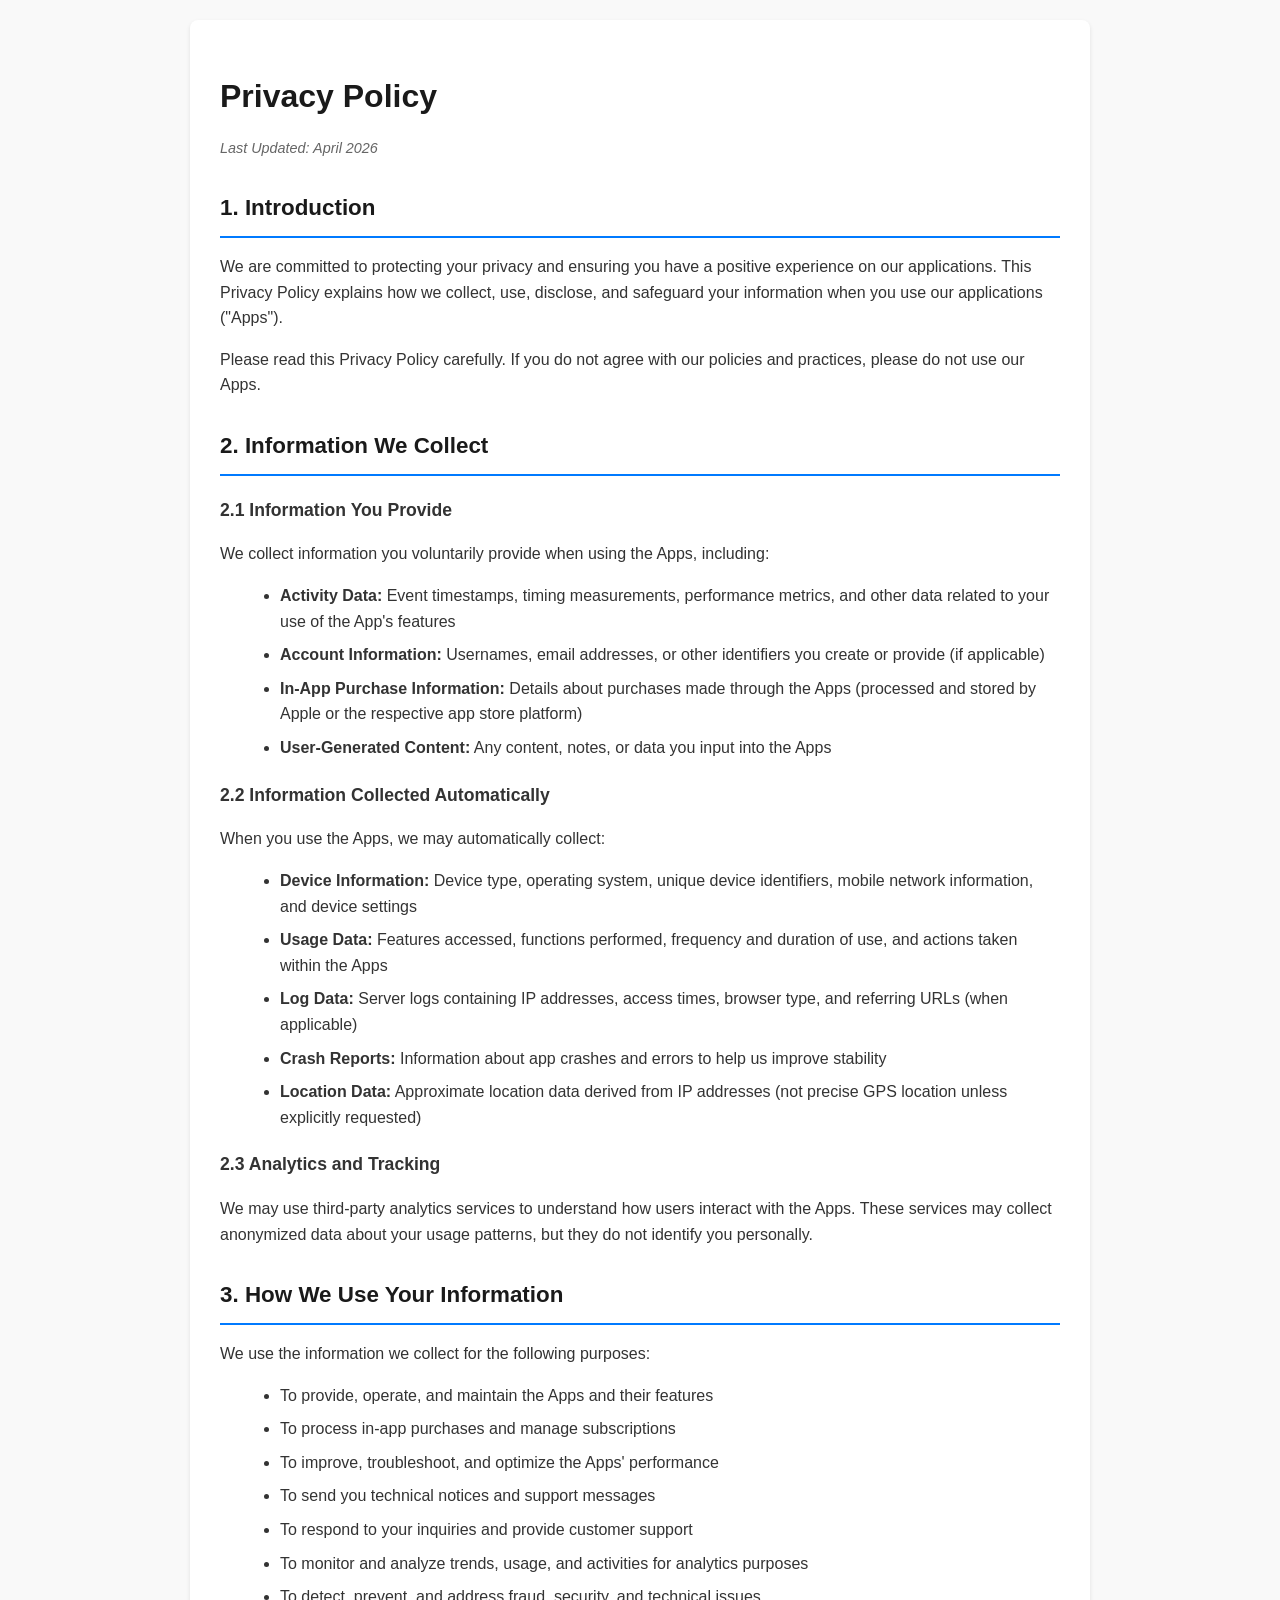
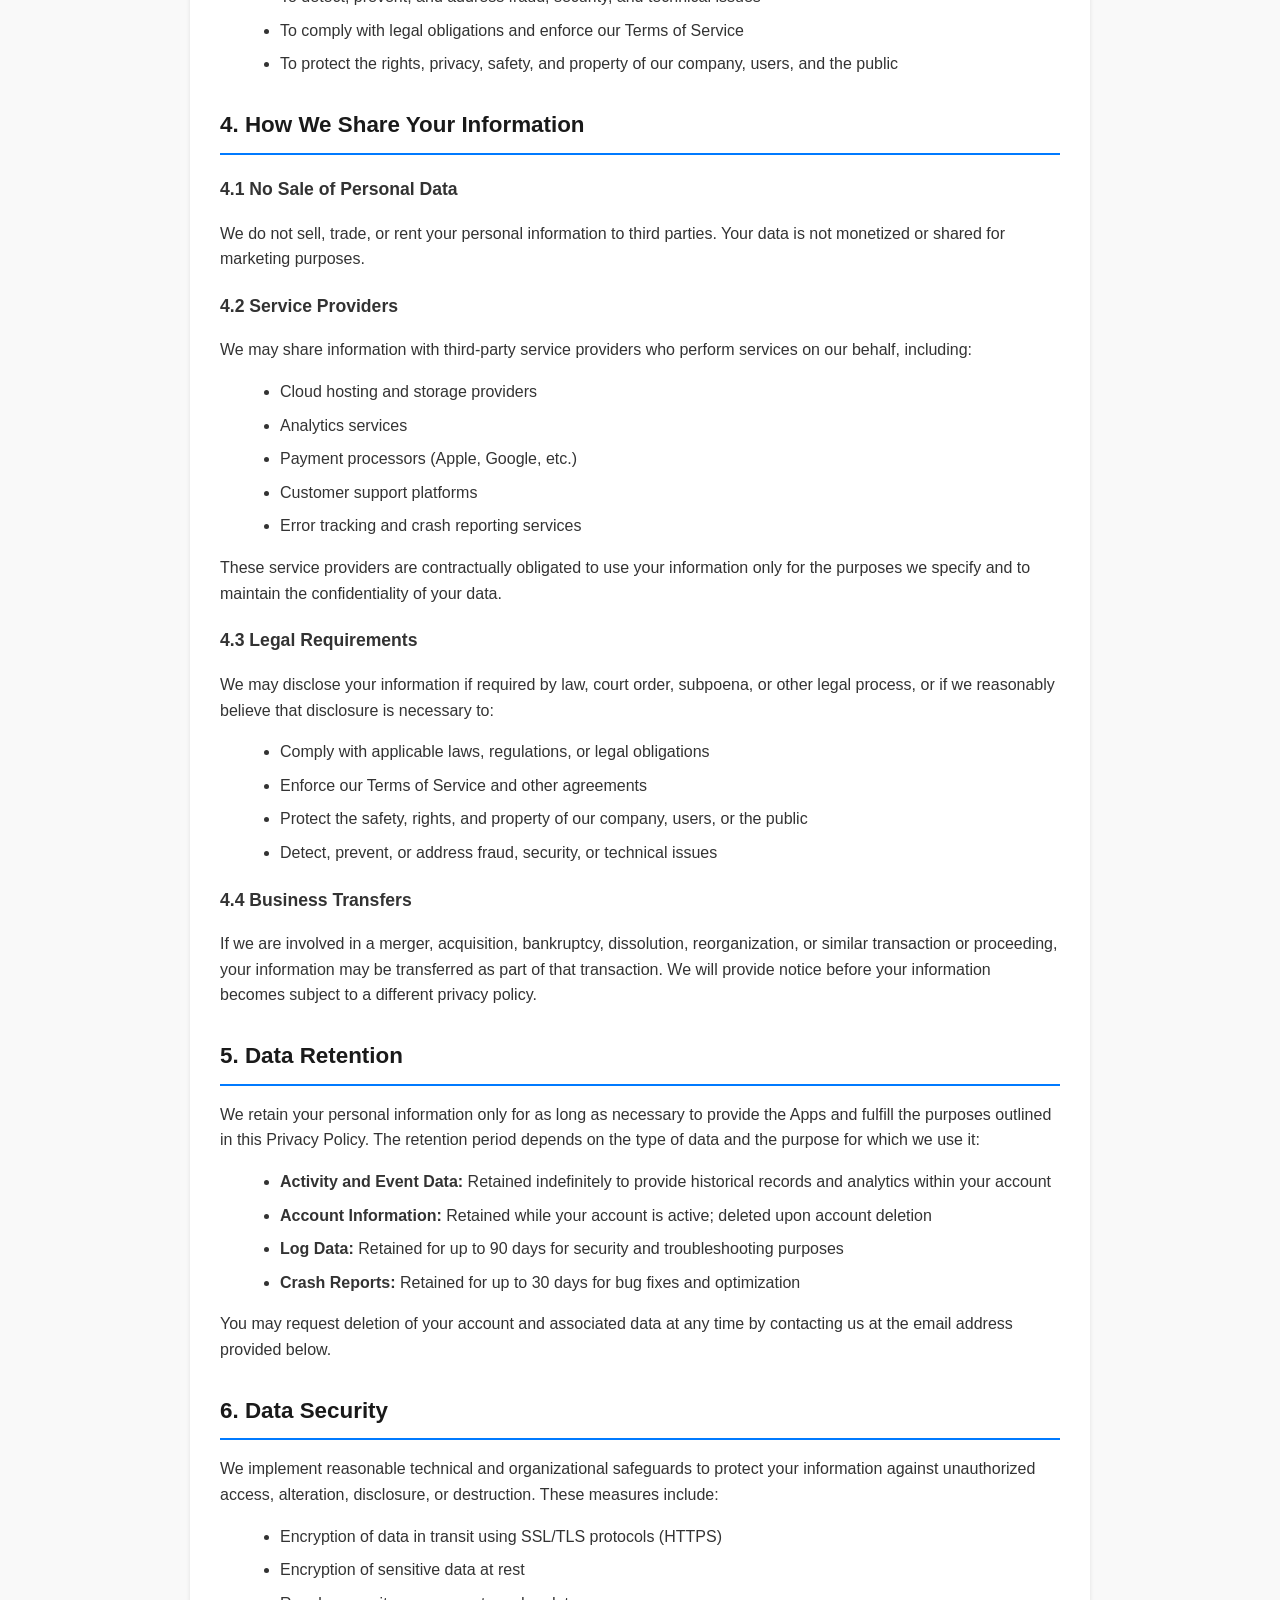
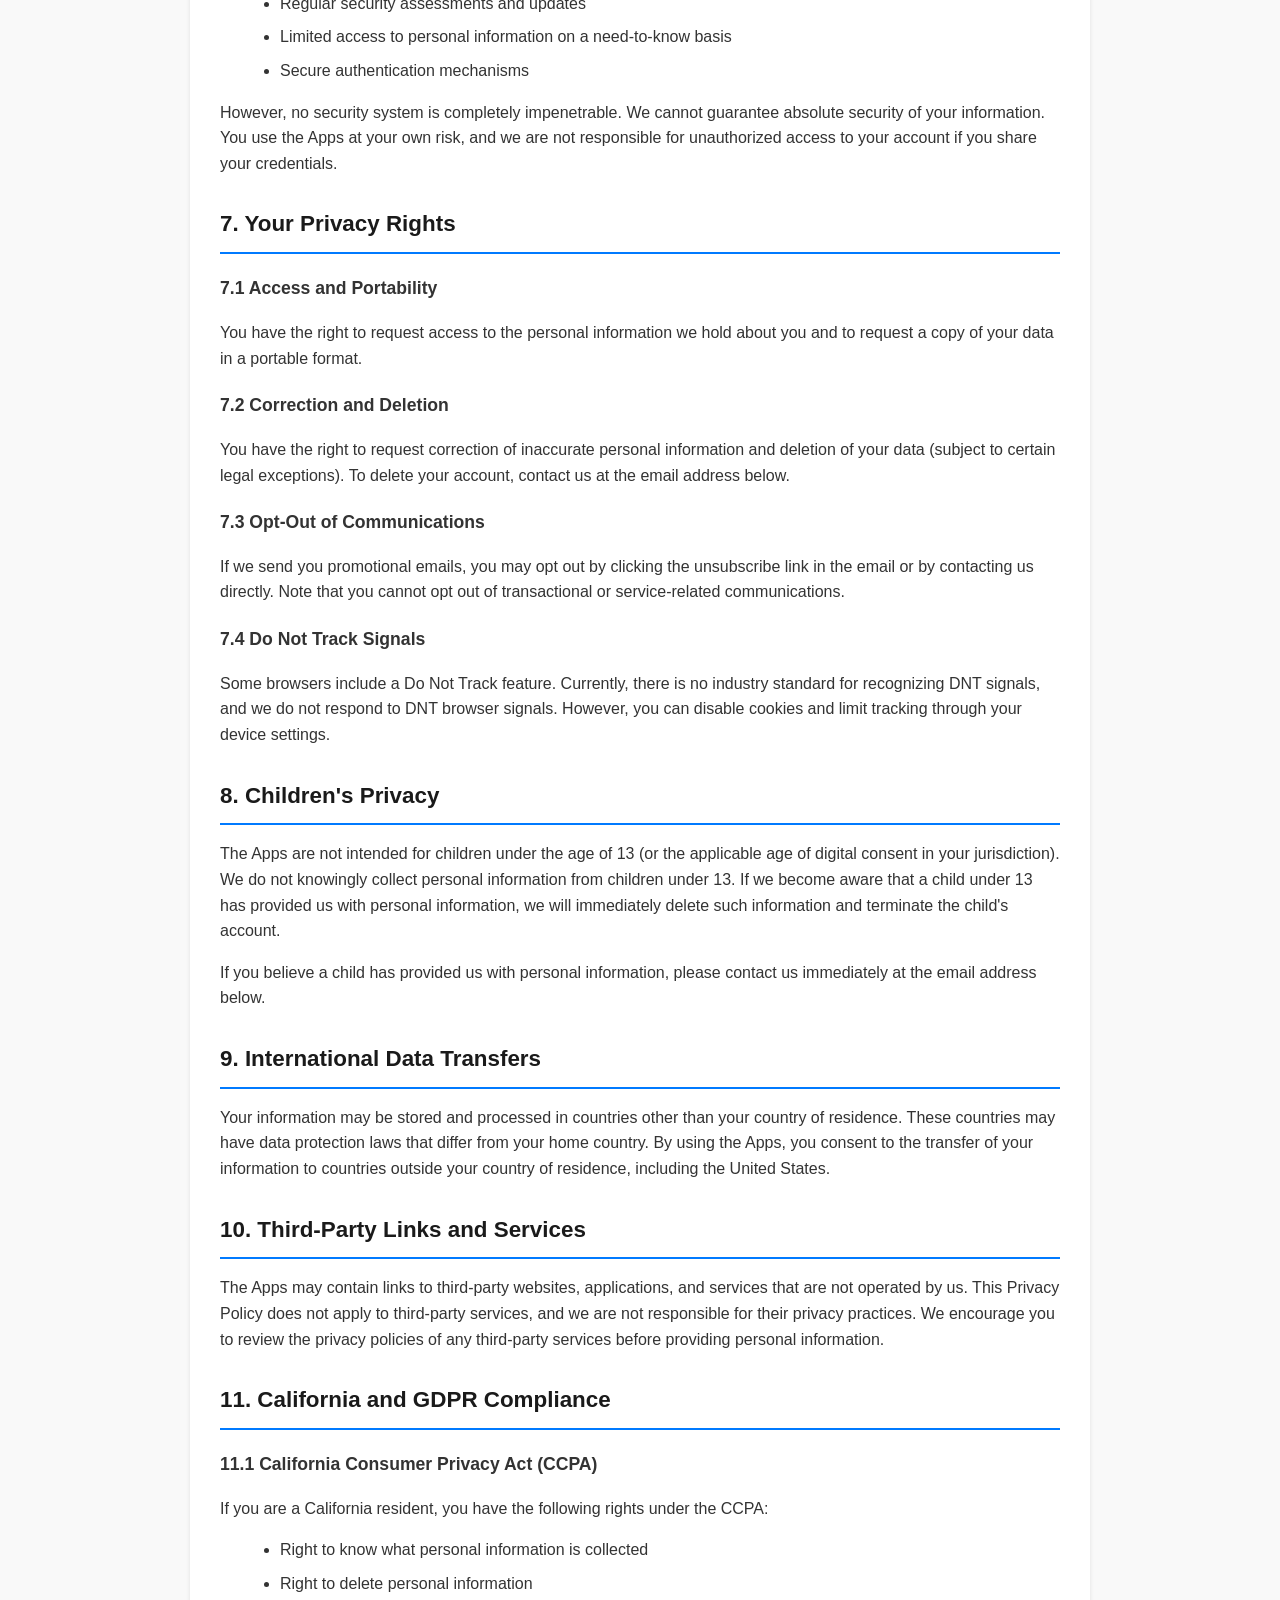
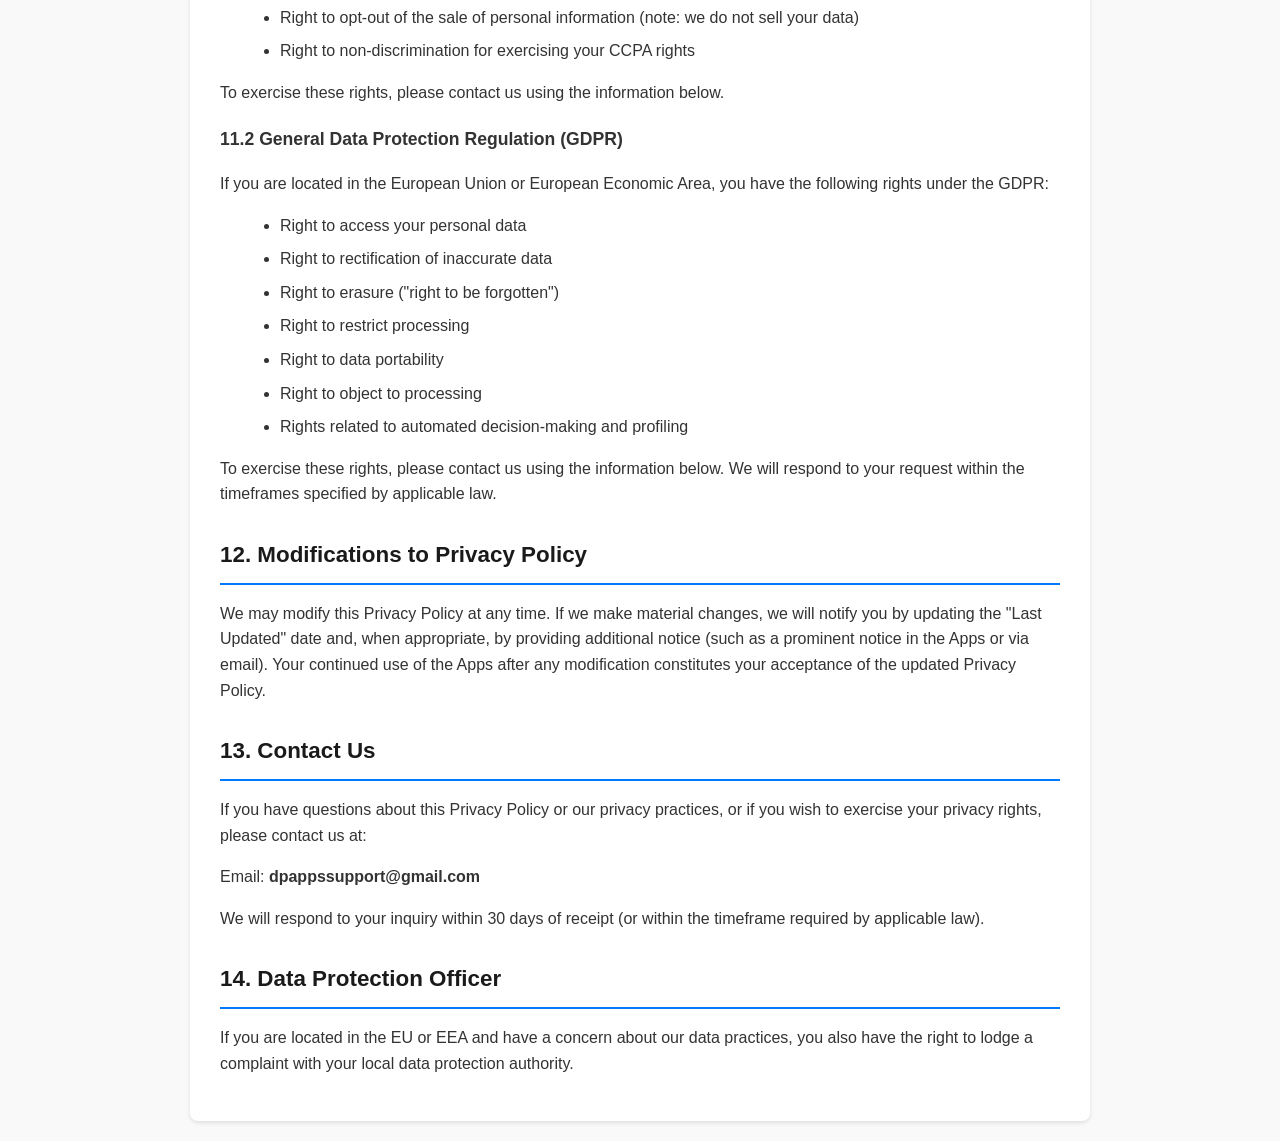
<file: legal/privacy-policy.html>
<!DOCTYPE html>
<html lang="en">
<head>
    <meta charset="UTF-8">
    <meta name="viewport" content="width=device-width, initial-scale=1.0">
    <title>Privacy Policy</title>
    <style>
        body {
            font-family: -apple-system, BlinkMacSystemFont, 'Segoe UI', Roboto, Oxygen, Ubuntu, Cantarell, sans-serif;
            line-height: 1.6;
            max-width: 900px;
            margin: 0 auto;
            padding: 20px;
            color: #333;
            background-color: #f9f9f9;
        }
        h1 {
            font-size: 2em;
            margin-bottom: 10px;
            color: #1a1a1a;
        }
        h2 {
            font-size: 1.4em;
            margin-top: 30px;
            margin-bottom: 15px;
            color: #1a1a1a;
            border-bottom: 2px solid #007AFF;
            padding-bottom: 10px;
        }
        h3 {
            font-size: 1.1em;
            margin-top: 20px;
            color: #333;
        }
        p {
            margin-bottom: 15px;
        }
        ul {
            margin-left: 20px;
            margin-bottom: 15px;
        }
        li {
            margin-bottom: 8px;
        }
        .last-updated {
            font-size: 0.9em;
            color: #666;
            font-style: italic;
            margin-bottom: 30px;
        }
        .container {
            background: white;
            padding: 30px;
            border-radius: 8px;
            box-shadow: 0 2px 4px rgba(0,0,0,0.1);
        }
    </style>
</head>
<body>
    <div class="container">
        <h1>Privacy Policy</h1>
        <p class="last-updated">Last Updated: April 2026</p>

        <h2>1. Introduction</h2>
        <p>We are committed to protecting your privacy and ensuring you have a positive experience on our applications. This Privacy Policy explains how we collect, use, disclose, and safeguard your information when you use our applications ("Apps").</p>
        <p>Please read this Privacy Policy carefully. If you do not agree with our policies and practices, please do not use our Apps.</p>

        <h2>2. Information We Collect</h2>
        <h3>2.1 Information You Provide</h3>
        <p>We collect information you voluntarily provide when using the Apps, including:</p>
        <ul>
            <li><strong>Activity Data:</strong> Event timestamps, timing measurements, performance metrics, and other data related to your use of the App's features</li>
            <li><strong>Account Information:</strong> Usernames, email addresses, or other identifiers you create or provide (if applicable)</li>
            <li><strong>In-App Purchase Information:</strong> Details about purchases made through the Apps (processed and stored by Apple or the respective app store platform)</li>
            <li><strong>User-Generated Content:</strong> Any content, notes, or data you input into the Apps</li>
        </ul>

        <h3>2.2 Information Collected Automatically</h3>
        <p>When you use the Apps, we may automatically collect:</p>
        <ul>
            <li><strong>Device Information:</strong> Device type, operating system, unique device identifiers, mobile network information, and device settings</li>
            <li><strong>Usage Data:</strong> Features accessed, functions performed, frequency and duration of use, and actions taken within the Apps</li>
            <li><strong>Log Data:</strong> Server logs containing IP addresses, access times, browser type, and referring URLs (when applicable)</li>
            <li><strong>Crash Reports:</strong> Information about app crashes and errors to help us improve stability</li>
            <li><strong>Location Data:</strong> Approximate location data derived from IP addresses (not precise GPS location unless explicitly requested)</li>
        </ul>

        <h3>2.3 Analytics and Tracking</h3>
        <p>We may use third-party analytics services to understand how users interact with the Apps. These services may collect anonymized data about your usage patterns, but they do not identify you personally.</p>

        <h2>3. How We Use Your Information</h2>
        <p>We use the information we collect for the following purposes:</p>
        <ul>
            <li>To provide, operate, and maintain the Apps and their features</li>
            <li>To process in-app purchases and manage subscriptions</li>
            <li>To improve, troubleshoot, and optimize the Apps' performance</li>
            <li>To send you technical notices and support messages</li>
            <li>To respond to your inquiries and provide customer support</li>
            <li>To monitor and analyze trends, usage, and activities for analytics purposes</li>
            <li>To detect, prevent, and address fraud, security, and technical issues</li>
            <li>To comply with legal obligations and enforce our Terms of Service</li>
            <li>To protect the rights, privacy, safety, and property of our company, users, and the public</li>
        </ul>

        <h2>4. How We Share Your Information</h2>
        <h3>4.1 No Sale of Personal Data</h3>
        <p>We do not sell, trade, or rent your personal information to third parties. Your data is not monetized or shared for marketing purposes.</p>

        <h3>4.2 Service Providers</h3>
        <p>We may share information with third-party service providers who perform services on our behalf, including:</p>
        <ul>
            <li>Cloud hosting and storage providers</li>
            <li>Analytics services</li>
            <li>Payment processors (Apple, Google, etc.)</li>
            <li>Customer support platforms</li>
            <li>Error tracking and crash reporting services</li>
        </ul>
        <p>These service providers are contractually obligated to use your information only for the purposes we specify and to maintain the confidentiality of your data.</p>

        <h3>4.3 Legal Requirements</h3>
        <p>We may disclose your information if required by law, court order, subpoena, or other legal process, or if we reasonably believe that disclosure is necessary to:</p>
        <ul>
            <li>Comply with applicable laws, regulations, or legal obligations</li>
            <li>Enforce our Terms of Service and other agreements</li>
            <li>Protect the safety, rights, and property of our company, users, or the public</li>
            <li>Detect, prevent, or address fraud, security, or technical issues</li>
        </ul>

        <h3>4.4 Business Transfers</h3>
        <p>If we are involved in a merger, acquisition, bankruptcy, dissolution, reorganization, or similar transaction or proceeding, your information may be transferred as part of that transaction. We will provide notice before your information becomes subject to a different privacy policy.</p>

        <h2>5. Data Retention</h2>
        <p>We retain your personal information only for as long as necessary to provide the Apps and fulfill the purposes outlined in this Privacy Policy. The retention period depends on the type of data and the purpose for which we use it:</p>
        <ul>
            <li><strong>Activity and Event Data:</strong> Retained indefinitely to provide historical records and analytics within your account</li>
            <li><strong>Account Information:</strong> Retained while your account is active; deleted upon account deletion</li>
            <li><strong>Log Data:</strong> Retained for up to 90 days for security and troubleshooting purposes</li>
            <li><strong>Crash Reports:</strong> Retained for up to 30 days for bug fixes and optimization</li>
        </ul>
        <p>You may request deletion of your account and associated data at any time by contacting us at the email address provided below.</p>

        <h2>6. Data Security</h2>
        <p>We implement reasonable technical and organizational safeguards to protect your information against unauthorized access, alteration, disclosure, or destruction. These measures include:</p>
        <ul>
            <li>Encryption of data in transit using SSL/TLS protocols (HTTPS)</li>
            <li>Encryption of sensitive data at rest</li>
            <li>Regular security assessments and updates</li>
            <li>Limited access to personal information on a need-to-know basis</li>
            <li>Secure authentication mechanisms</li>
        </ul>
        <p>However, no security system is completely impenetrable. We cannot guarantee absolute security of your information. You use the Apps at your own risk, and we are not responsible for unauthorized access to your account if you share your credentials.</p>

        <h2>7. Your Privacy Rights</h2>
        <h3>7.1 Access and Portability</h3>
        <p>You have the right to request access to the personal information we hold about you and to request a copy of your data in a portable format.</p>

        <h3>7.2 Correction and Deletion</h3>
        <p>You have the right to request correction of inaccurate personal information and deletion of your data (subject to certain legal exceptions). To delete your account, contact us at the email address below.</p>

        <h3>7.3 Opt-Out of Communications</h3>
        <p>If we send you promotional emails, you may opt out by clicking the unsubscribe link in the email or by contacting us directly. Note that you cannot opt out of transactional or service-related communications.</p>

        <h3>7.4 Do Not Track Signals</h3>
        <p>Some browsers include a Do Not Track feature. Currently, there is no industry standard for recognizing DNT signals, and we do not respond to DNT browser signals. However, you can disable cookies and limit tracking through your device settings.</p>

        <h2>8. Children's Privacy</h2>
        <p>The Apps are not intended for children under the age of 13 (or the applicable age of digital consent in your jurisdiction). We do not knowingly collect personal information from children under 13. If we become aware that a child under 13 has provided us with personal information, we will immediately delete such information and terminate the child's account.</p>
        <p>If you believe a child has provided us with personal information, please contact us immediately at the email address below.</p>

        <h2>9. International Data Transfers</h2>
        <p>Your information may be stored and processed in countries other than your country of residence. These countries may have data protection laws that differ from your home country. By using the Apps, you consent to the transfer of your information to countries outside your country of residence, including the United States.</p>

        <h2>10. Third-Party Links and Services</h2>
        <p>The Apps may contain links to third-party websites, applications, and services that are not operated by us. This Privacy Policy does not apply to third-party services, and we are not responsible for their privacy practices. We encourage you to review the privacy policies of any third-party services before providing personal information.</p>

        <h2>11. California and GDPR Compliance</h2>
        <h3>11.1 California Consumer Privacy Act (CCPA)</h3>
        <p>If you are a California resident, you have the following rights under the CCPA:</p>
        <ul>
            <li>Right to know what personal information is collected</li>
            <li>Right to delete personal information</li>
            <li>Right to opt-out of the sale of personal information (note: we do not sell your data)</li>
            <li>Right to non-discrimination for exercising your CCPA rights</li>
        </ul>
        <p>To exercise these rights, please contact us using the information below.</p>

        <h3>11.2 General Data Protection Regulation (GDPR)</h3>
        <p>If you are located in the European Union or European Economic Area, you have the following rights under the GDPR:</p>
        <ul>
            <li>Right to access your personal data</li>
            <li>Right to rectification of inaccurate data</li>
            <li>Right to erasure ("right to be forgotten")</li>
            <li>Right to restrict processing</li>
            <li>Right to data portability</li>
            <li>Right to object to processing</li>
            <li>Rights related to automated decision-making and profiling</li>
        </ul>
        <p>To exercise these rights, please contact us using the information below. We will respond to your request within the timeframes specified by applicable law.</p>

        <h2>12. Modifications to Privacy Policy</h2>
        <p>We may modify this Privacy Policy at any time. If we make material changes, we will notify you by updating the "Last Updated" date and, when appropriate, by providing additional notice (such as a prominent notice in the Apps or via email). Your continued use of the Apps after any modification constitutes your acceptance of the updated Privacy Policy.</p>

        <h2>13. Contact Us</h2>
        <p>If you have questions about this Privacy Policy or our privacy practices, or if you wish to exercise your privacy rights, please contact us at:</p>
        <p>
            Email: <strong>dpappssupport@gmail.com</strong><br>
        </p>
        <p>We will respond to your inquiry within 30 days of receipt (or within the timeframe required by applicable law).</p>

        <h2>14. Data Protection Officer</h2>
        <p>If you are located in the EU or EEA and have a concern about our data practices, you also have the right to lodge a complaint with your local data protection authority.</p>
    </div>
</body>
</html>
</file>
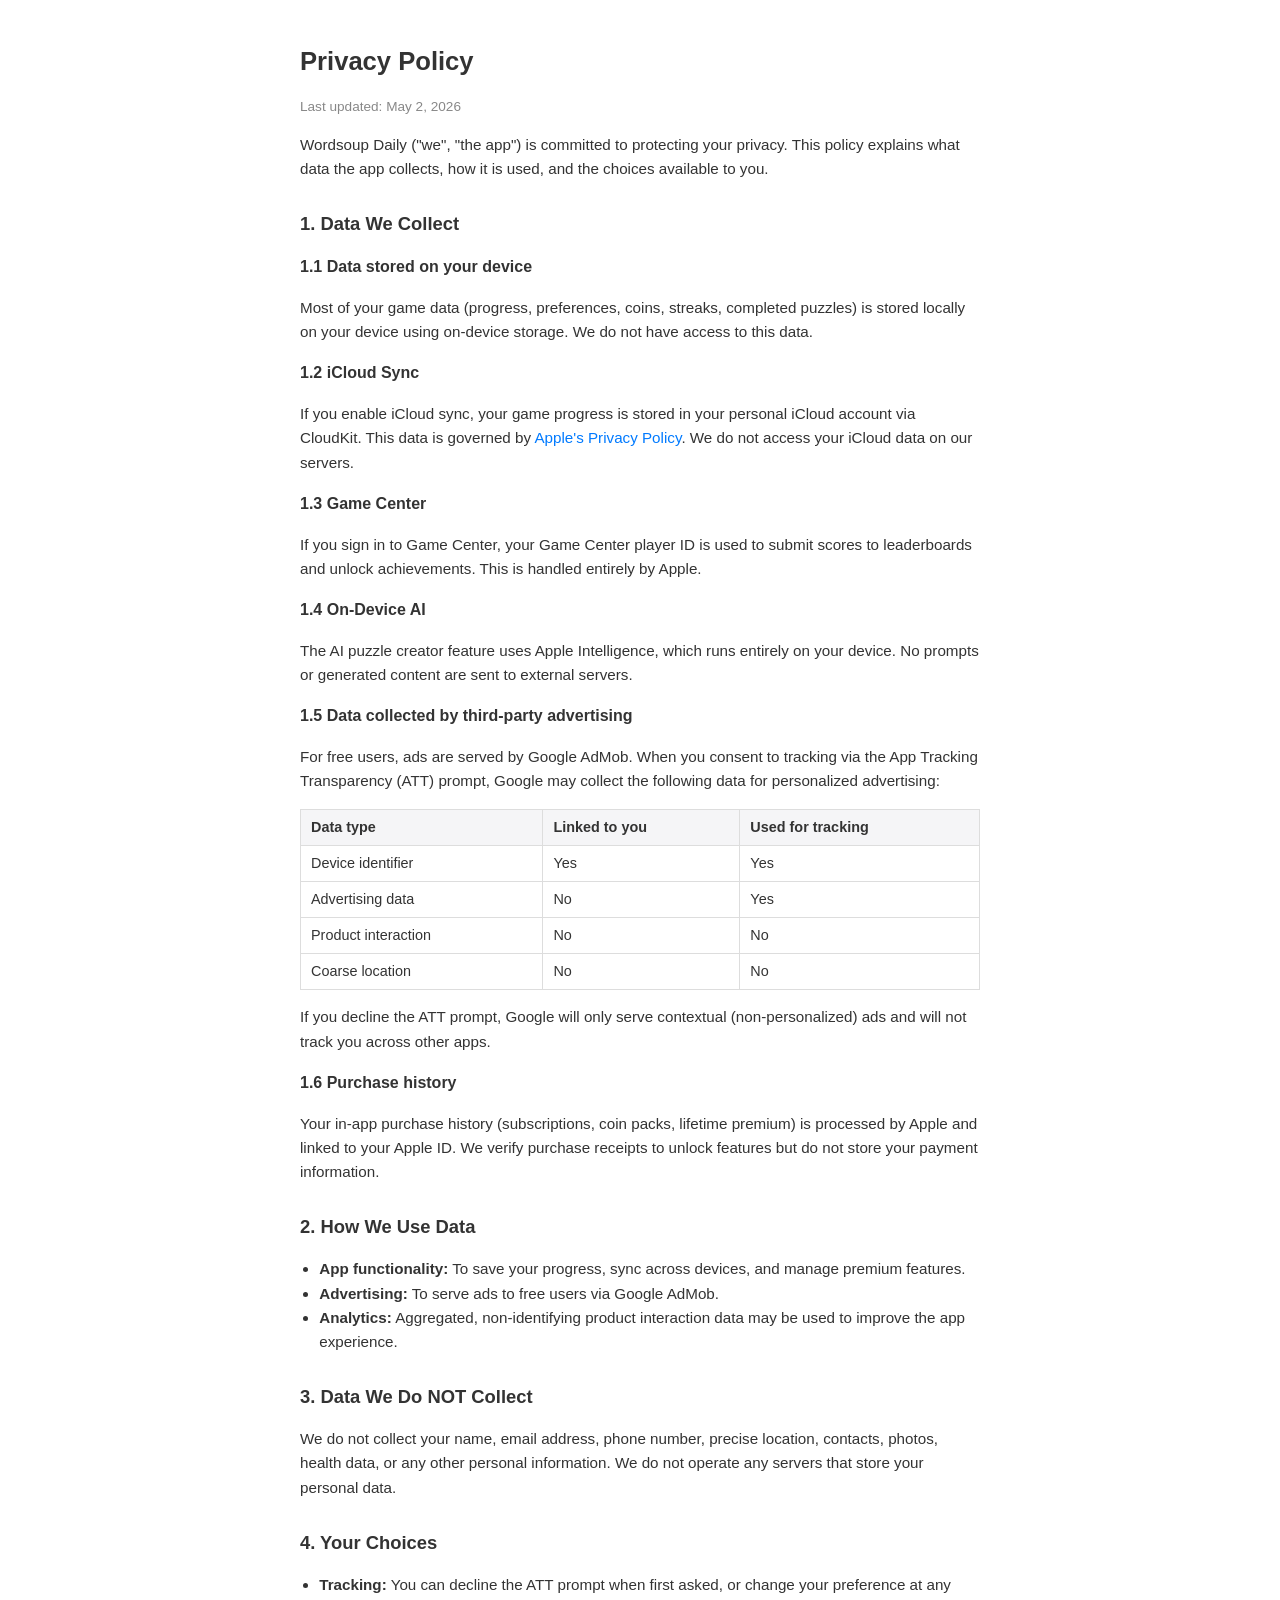
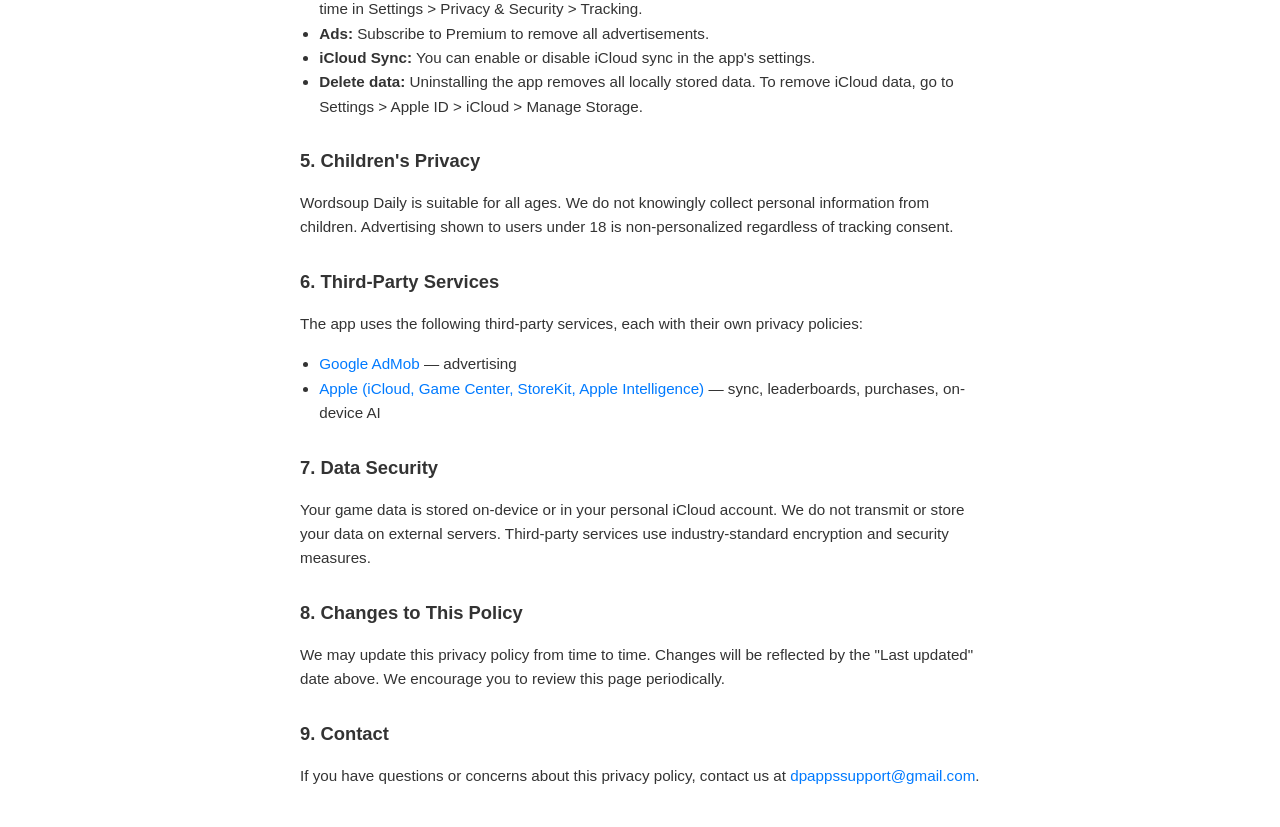
<file: legal/privacywordsoup.html>
<!DOCTYPE html>
<html lang="en">
<head>
<meta charset="UTF-8">
<meta name="viewport" content="width=device-width, initial-scale=1.0">
<title>Privacy Policy - Wordsoup Daily</title>
<style>
  body { font-family: -apple-system, BlinkMacSystemFont, "Segoe UI", Roboto, Helvetica, Arial, sans-serif; line-height: 1.6; color: #333; max-width: 680px; margin: 0 auto; padding: 24px 16px; }
  h1 { font-size: 1.6em; margin-bottom: 0.2em; }
  h2 { font-size: 1.15em; margin-top: 1.5em; }
  h3 { font-size: 1em; margin-top: 1em; }
  p, li { font-size: 0.95em; }
  .updated { color: #888; font-size: 0.85em; }
  ul { padding-left: 1.2em; }
  a { color: #007AFF; text-decoration: none; }
  table { border-collapse: collapse; width: 100%; margin: 0.8em 0; font-size: 0.9em; }
  th, td { text-align: left; padding: 6px 10px; border: 1px solid #ddd; }
  th { background: #f5f5f7; }
</style>
</head>
<body>
<h1>Privacy Policy</h1>
<p class="updated">Last updated: May 2, 2026</p>

<p>Wordsoup Daily ("we", "the app") is committed to protecting your privacy. This policy explains what data the app collects, how it is used, and the choices available to you.</p>

<h2>1. Data We Collect</h2>

<h3>1.1 Data stored on your device</h3>
<p>Most of your game data (progress, preferences, coins, streaks, completed puzzles) is stored locally on your device using on-device storage. We do not have access to this data.</p>

<h3>1.2 iCloud Sync</h3>
<p>If you enable iCloud sync, your game progress is stored in your personal iCloud account via CloudKit. This data is governed by <a href="https://www.apple.com/legal/privacy/">Apple's Privacy Policy</a>. We do not access your iCloud data on our servers.</p>

<h3>1.3 Game Center</h3>
<p>If you sign in to Game Center, your Game Center player ID is used to submit scores to leaderboards and unlock achievements. This is handled entirely by Apple.</p>

<h3>1.4 On-Device AI</h3>
<p>The AI puzzle creator feature uses Apple Intelligence, which runs entirely on your device. No prompts or generated content are sent to external servers.</p>

<h3>1.5 Data collected by third-party advertising</h3>
<p>For free users, ads are served by Google AdMob. When you consent to tracking via the App Tracking Transparency (ATT) prompt, Google may collect the following data for personalized advertising:</p>

<table>
  <tr><th>Data type</th><th>Linked to you</th><th>Used for tracking</th></tr>
  <tr><td>Device identifier</td><td>Yes</td><td>Yes</td></tr>
  <tr><td>Advertising data</td><td>No</td><td>Yes</td></tr>
  <tr><td>Product interaction</td><td>No</td><td>No</td></tr>
  <tr><td>Coarse location</td><td>No</td><td>No</td></tr>
</table>

<p>If you decline the ATT prompt, Google will only serve contextual (non-personalized) ads and will not track you across other apps.</p>

<h3>1.6 Purchase history</h3>
<p>Your in-app purchase history (subscriptions, coin packs, lifetime premium) is processed by Apple and linked to your Apple ID. We verify purchase receipts to unlock features but do not store your payment information.</p>

<h2>2. How We Use Data</h2>
<ul>
  <li><strong>App functionality:</strong> To save your progress, sync across devices, and manage premium features.</li>
  <li><strong>Advertising:</strong> To serve ads to free users via Google AdMob.</li>
  <li><strong>Analytics:</strong> Aggregated, non-identifying product interaction data may be used to improve the app experience.</li>
</ul>

<h2>3. Data We Do NOT Collect</h2>
<p>We do not collect your name, email address, phone number, precise location, contacts, photos, health data, or any other personal information. We do not operate any servers that store your personal data.</p>

<h2>4. Your Choices</h2>
<ul>
  <li><strong>Tracking:</strong> You can decline the ATT prompt when first asked, or change your preference at any time in Settings &gt; Privacy &amp; Security &gt; Tracking.</li>
  <li><strong>Ads:</strong> Subscribe to Premium to remove all advertisements.</li>
  <li><strong>iCloud Sync:</strong> You can enable or disable iCloud sync in the app's settings.</li>
  <li><strong>Delete data:</strong> Uninstalling the app removes all locally stored data. To remove iCloud data, go to Settings &gt; Apple ID &gt; iCloud &gt; Manage Storage.</li>
</ul>

<h2>5. Children's Privacy</h2>
<p>Wordsoup Daily is suitable for all ages. We do not knowingly collect personal information from children. Advertising shown to users under 18 is non-personalized regardless of tracking consent.</p>

<h2>6. Third-Party Services</h2>
<p>The app uses the following third-party services, each with their own privacy policies:</p>
<ul>
  <li><a href="https://policies.google.com/privacy">Google AdMob</a> — advertising</li>
  <li><a href="https://www.apple.com/legal/privacy/">Apple (iCloud, Game Center, StoreKit, Apple Intelligence)</a> — sync, leaderboards, purchases, on-device AI</li>
</ul>

<h2>7. Data Security</h2>
<p>Your game data is stored on-device or in your personal iCloud account. We do not transmit or store your data on external servers. Third-party services use industry-standard encryption and security measures.</p>

<h2>8. Changes to This Policy</h2>
<p>We may update this privacy policy from time to time. Changes will be reflected by the "Last updated" date above. We encourage you to review this page periodically.</p>

<h2>9. Contact</h2>
<p>If you have questions or concerns about this privacy policy, contact us at <a href="mailto:dpappssupport@gmail.com">dpappssupport@gmail.com</a>.</p>
</body>
</html>
</file>
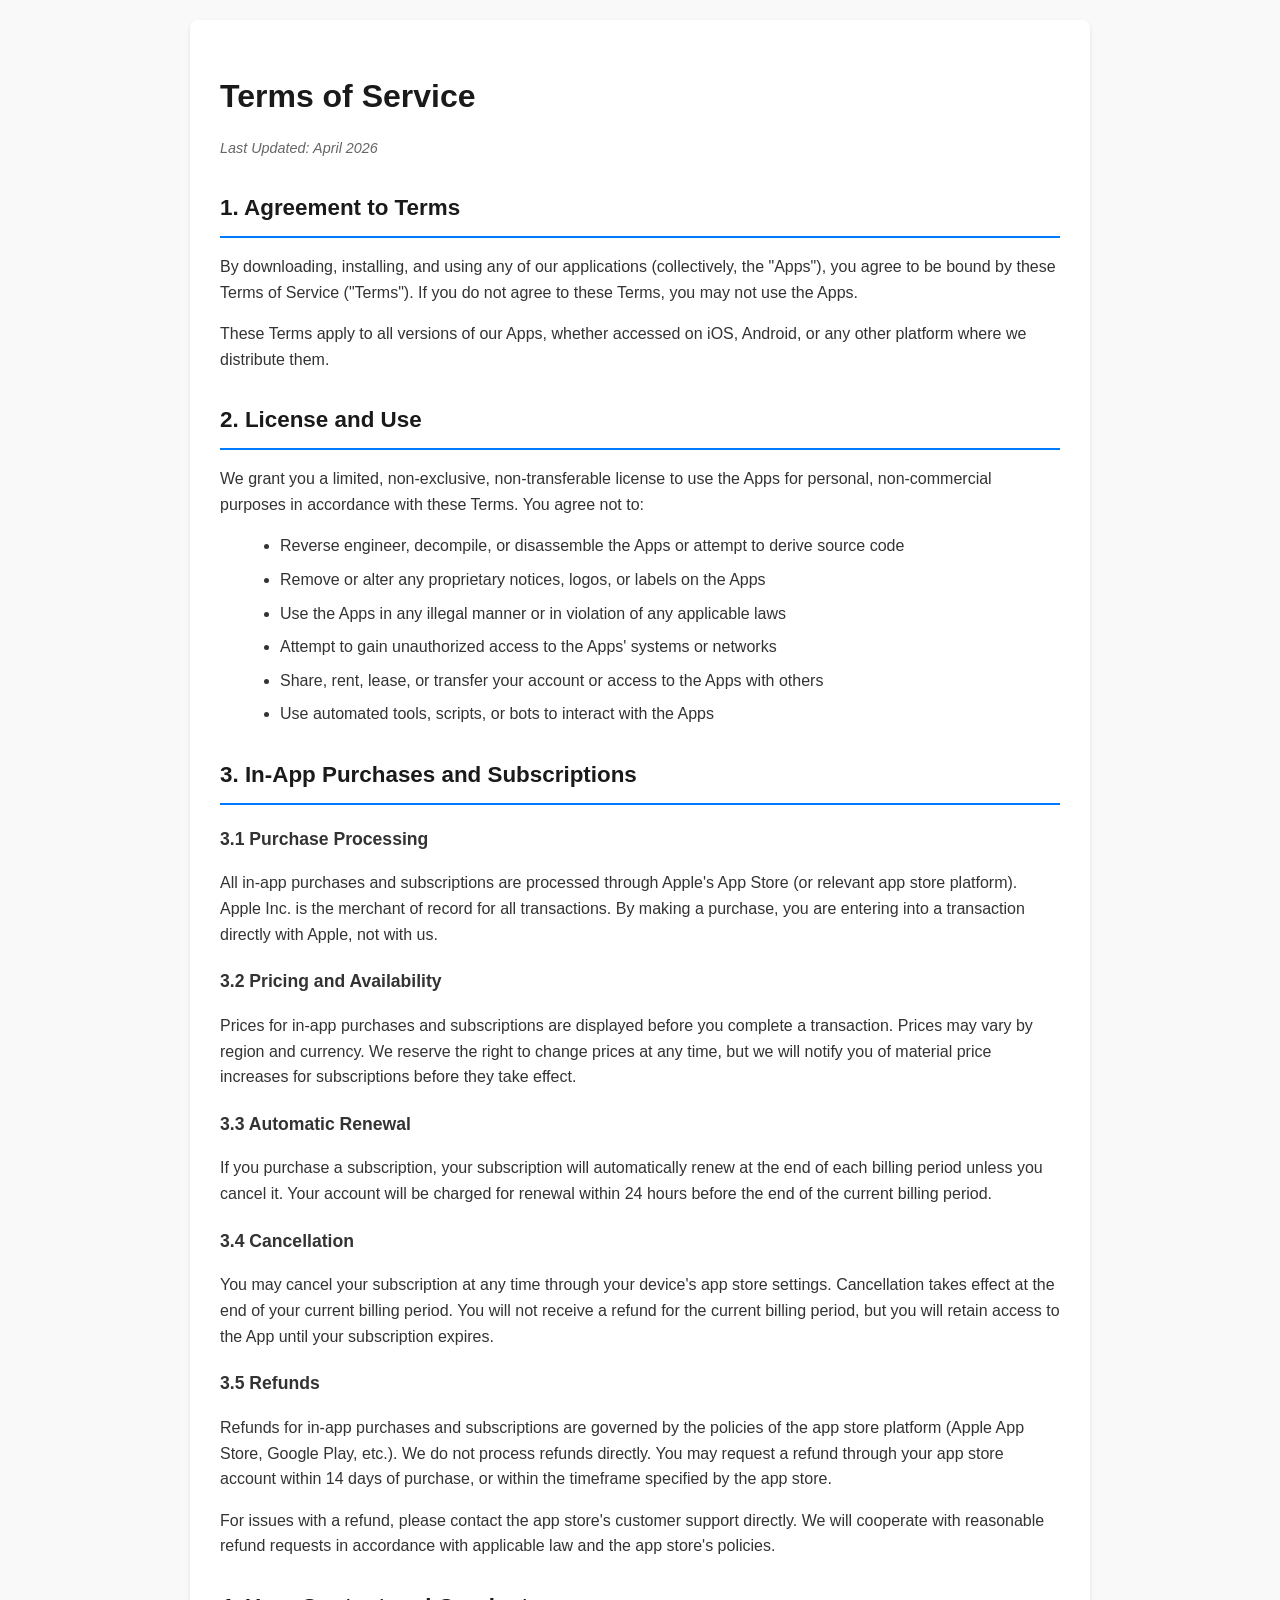
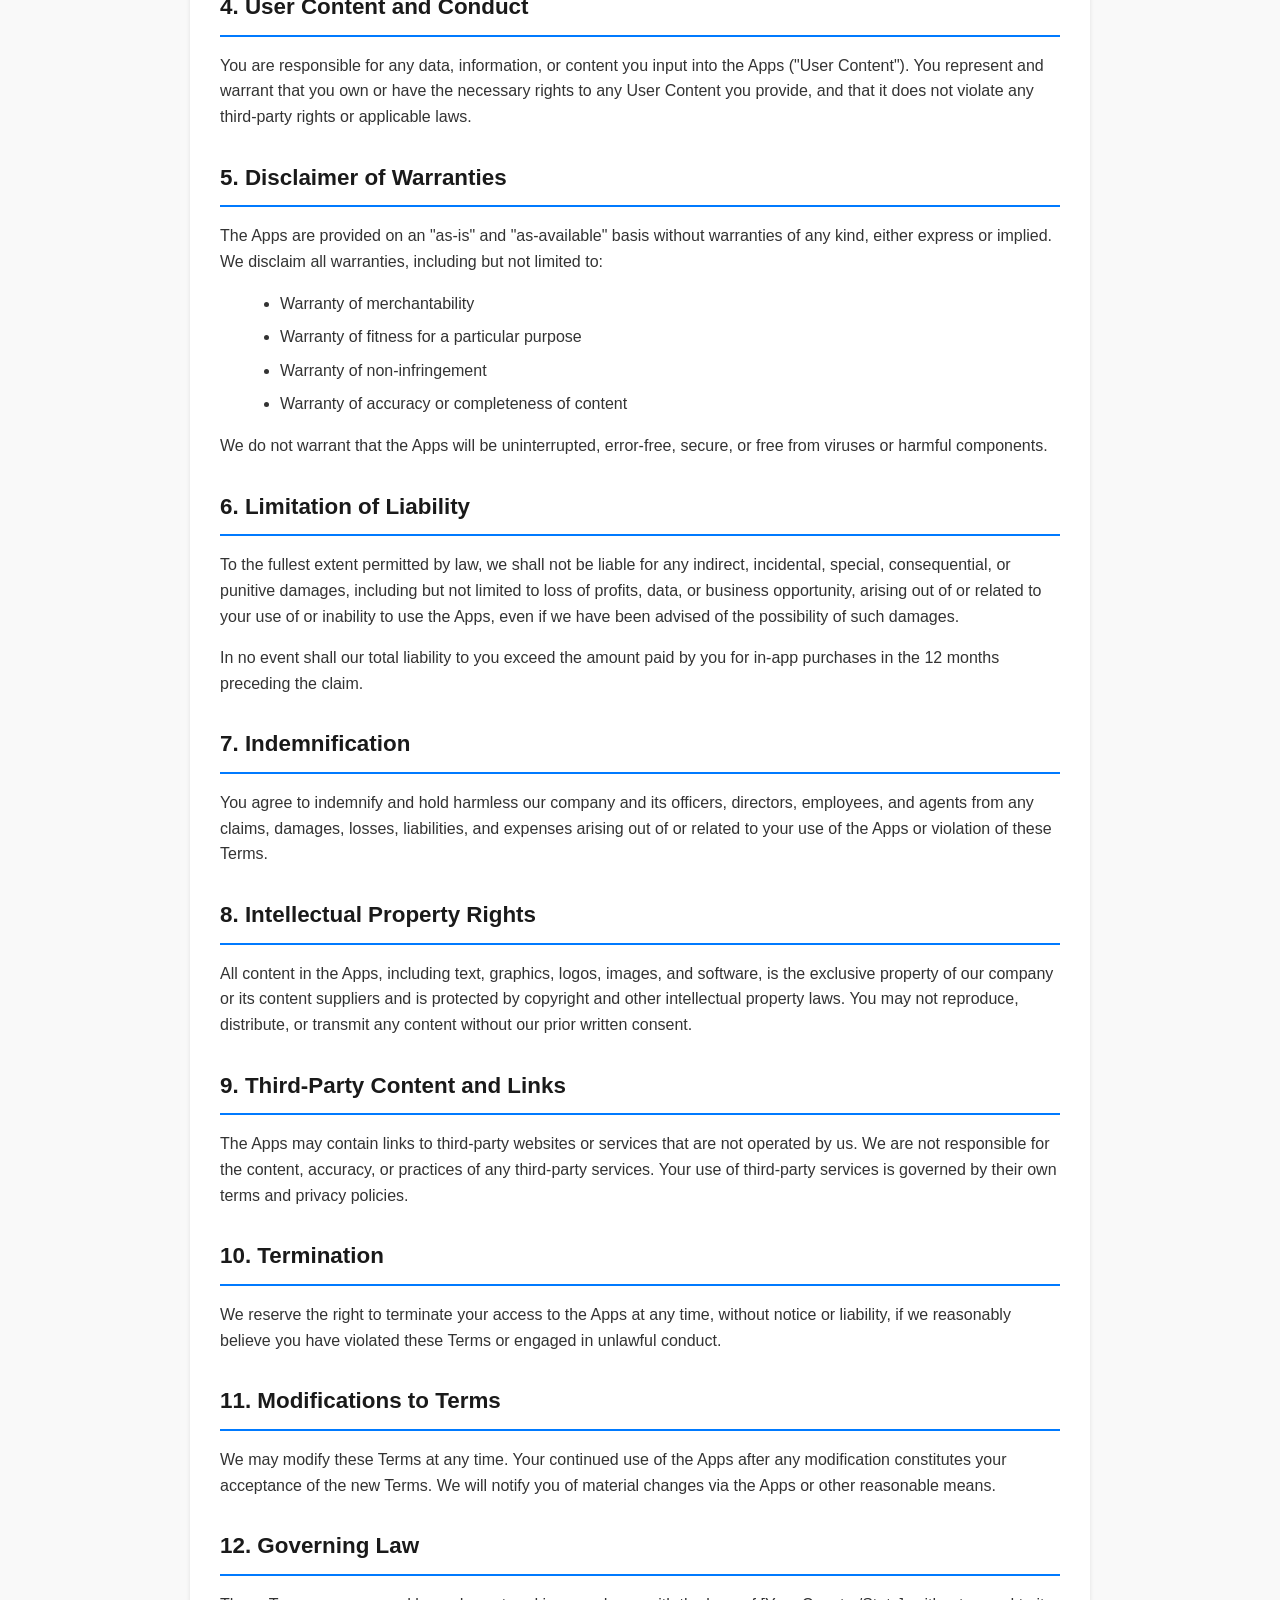
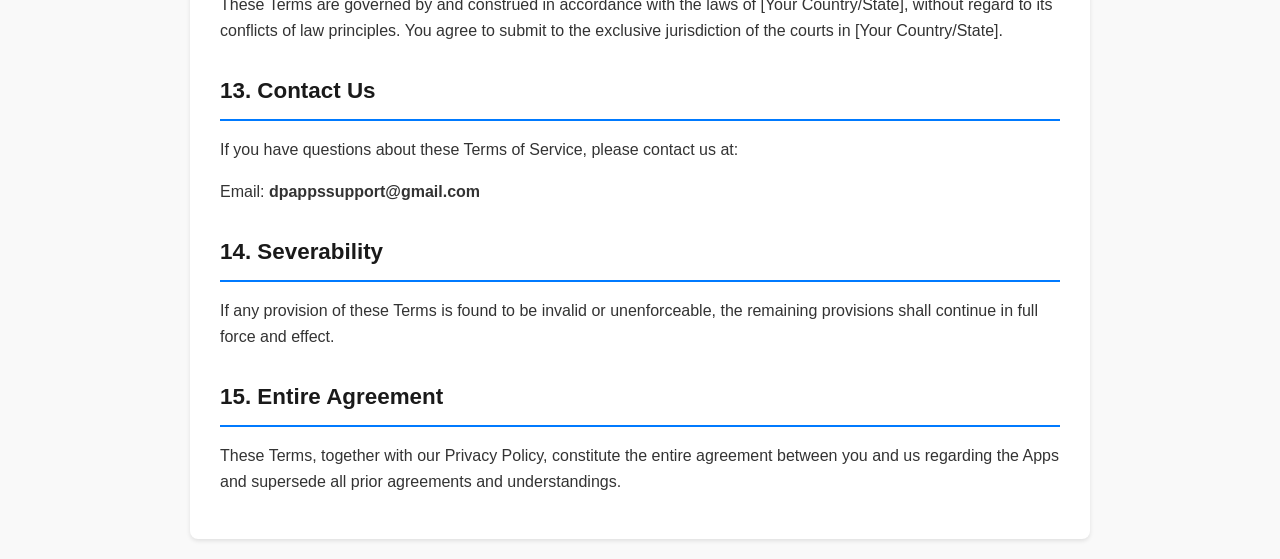
<file: legal/terms-of-service.html>
<!DOCTYPE html>
<html lang="en">
<head>
    <meta charset="UTF-8">
    <meta name="viewport" content="width=device-width, initial-scale=1.0">
    <title>Terms of Service</title>
    <style>
        body {
            font-family: -apple-system, BlinkMacSystemFont, 'Segoe UI', Roboto, Oxygen, Ubuntu, Cantarell, sans-serif;
            line-height: 1.6;
            max-width: 900px;
            margin: 0 auto;
            padding: 20px;
            color: #333;
            background-color: #f9f9f9;
        }
        h1 {
            font-size: 2em;
            margin-bottom: 10px;
            color: #1a1a1a;
        }
        h2 {
            font-size: 1.4em;
            margin-top: 30px;
            margin-bottom: 15px;
            color: #1a1a1a;
            border-bottom: 2px solid #007AFF;
            padding-bottom: 10px;
        }
        h3 {
            font-size: 1.1em;
            margin-top: 20px;
            color: #333;
        }
        p {
            margin-bottom: 15px;
        }
        ul {
            margin-left: 20px;
            margin-bottom: 15px;
        }
        li {
            margin-bottom: 8px;
        }
        .last-updated {
            font-size: 0.9em;
            color: #666;
            font-style: italic;
            margin-bottom: 30px;
        }
        .container {
            background: white;
            padding: 30px;
            border-radius: 8px;
            box-shadow: 0 2px 4px rgba(0,0,0,0.1);
        }
    </style>
</head>
<body>
    <div class="container">
        <h1>Terms of Service</h1>
        <p class="last-updated">Last Updated: April 2026</p>

        <h2>1. Agreement to Terms</h2>
        <p>By downloading, installing, and using any of our applications (collectively, the "Apps"), you agree to be bound by these Terms of Service ("Terms"). If you do not agree to these Terms, you may not use the Apps.</p>
        <p>These Terms apply to all versions of our Apps, whether accessed on iOS, Android, or any other platform where we distribute them.</p>

        <h2>2. License and Use</h2>
        <p>We grant you a limited, non-exclusive, non-transferable license to use the Apps for personal, non-commercial purposes in accordance with these Terms. You agree not to:</p>
        <ul>
            <li>Reverse engineer, decompile, or disassemble the Apps or attempt to derive source code</li>
            <li>Remove or alter any proprietary notices, logos, or labels on the Apps</li>
            <li>Use the Apps in any illegal manner or in violation of any applicable laws</li>
            <li>Attempt to gain unauthorized access to the Apps' systems or networks</li>
            <li>Share, rent, lease, or transfer your account or access to the Apps with others</li>
            <li>Use automated tools, scripts, or bots to interact with the Apps</li>
        </ul>

        <h2>3. In-App Purchases and Subscriptions</h2>
        <h3>3.1 Purchase Processing</h3>
        <p>All in-app purchases and subscriptions are processed through Apple's App Store (or relevant app store platform). Apple Inc. is the merchant of record for all transactions. By making a purchase, you are entering into a transaction directly with Apple, not with us.</p>

        <h3>3.2 Pricing and Availability</h3>
        <p>Prices for in-app purchases and subscriptions are displayed before you complete a transaction. Prices may vary by region and currency. We reserve the right to change prices at any time, but we will notify you of material price increases for subscriptions before they take effect.</p>

        <h3>3.3 Automatic Renewal</h3>
        <p>If you purchase a subscription, your subscription will automatically renew at the end of each billing period unless you cancel it. Your account will be charged for renewal within 24 hours before the end of the current billing period.</p>

        <h3>3.4 Cancellation</h3>
        <p>You may cancel your subscription at any time through your device's app store settings. Cancellation takes effect at the end of your current billing period. You will not receive a refund for the current billing period, but you will retain access to the App until your subscription expires.</p>

        <h3>3.5 Refunds</h3>
        <p>Refunds for in-app purchases and subscriptions are governed by the policies of the app store platform (Apple App Store, Google Play, etc.). We do not process refunds directly. You may request a refund through your app store account within 14 days of purchase, or within the timeframe specified by the app store.</p>
        <p>For issues with a refund, please contact the app store's customer support directly. We will cooperate with reasonable refund requests in accordance with applicable law and the app store's policies.</p>

        <h2>4. User Content and Conduct</h2>
        <p>You are responsible for any data, information, or content you input into the Apps ("User Content"). You represent and warrant that you own or have the necessary rights to any User Content you provide, and that it does not violate any third-party rights or applicable laws.</p>

        <h2>5. Disclaimer of Warranties</h2>
        <p>The Apps are provided on an "as-is" and "as-available" basis without warranties of any kind, either express or implied. We disclaim all warranties, including but not limited to:</p>
        <ul>
            <li>Warranty of merchantability</li>
            <li>Warranty of fitness for a particular purpose</li>
            <li>Warranty of non-infringement</li>
            <li>Warranty of accuracy or completeness of content</li>
        </ul>
        <p>We do not warrant that the Apps will be uninterrupted, error-free, secure, or free from viruses or harmful components.</p>

        <h2>6. Limitation of Liability</h2>
        <p>To the fullest extent permitted by law, we shall not be liable for any indirect, incidental, special, consequential, or punitive damages, including but not limited to loss of profits, data, or business opportunity, arising out of or related to your use of or inability to use the Apps, even if we have been advised of the possibility of such damages.</p>
        <p>In no event shall our total liability to you exceed the amount paid by you for in-app purchases in the 12 months preceding the claim.</p>

        <h2>7. Indemnification</h2>
        <p>You agree to indemnify and hold harmless our company and its officers, directors, employees, and agents from any claims, damages, losses, liabilities, and expenses arising out of or related to your use of the Apps or violation of these Terms.</p>

        <h2>8. Intellectual Property Rights</h2>
        <p>All content in the Apps, including text, graphics, logos, images, and software, is the exclusive property of our company or its content suppliers and is protected by copyright and other intellectual property laws. You may not reproduce, distribute, or transmit any content without our prior written consent.</p>

        <h2>9. Third-Party Content and Links</h2>
        <p>The Apps may contain links to third-party websites or services that are not operated by us. We are not responsible for the content, accuracy, or practices of any third-party services. Your use of third-party services is governed by their own terms and privacy policies.</p>

        <h2>10. Termination</h2>
        <p>We reserve the right to terminate your access to the Apps at any time, without notice or liability, if we reasonably believe you have violated these Terms or engaged in unlawful conduct.</p>

        <h2>11. Modifications to Terms</h2>
        <p>We may modify these Terms at any time. Your continued use of the Apps after any modification constitutes your acceptance of the new Terms. We will notify you of material changes via the Apps or other reasonable means.</p>

        <h2>12. Governing Law</h2>
        <p>These Terms are governed by and construed in accordance with the laws of [Your Country/State], without regard to its conflicts of law principles. You agree to submit to the exclusive jurisdiction of the courts in [Your Country/State].</p>

        <h2>13. Contact Us</h2>
        <p>If you have questions about these Terms of Service, please contact us at:</p>
        <p>
            Email: <strong>dpappssupport@gmail.com</strong><br>
        </p>

        <h2>14. Severability</h2>
        <p>If any provision of these Terms is found to be invalid or unenforceable, the remaining provisions shall continue in full force and effect.</p>

        <h2>15. Entire Agreement</h2>
        <p>These Terms, together with our Privacy Policy, constitute the entire agreement between you and us regarding the Apps and supersede all prior agreements and understandings.</p>
    </div>
</body>
</html>
</file>
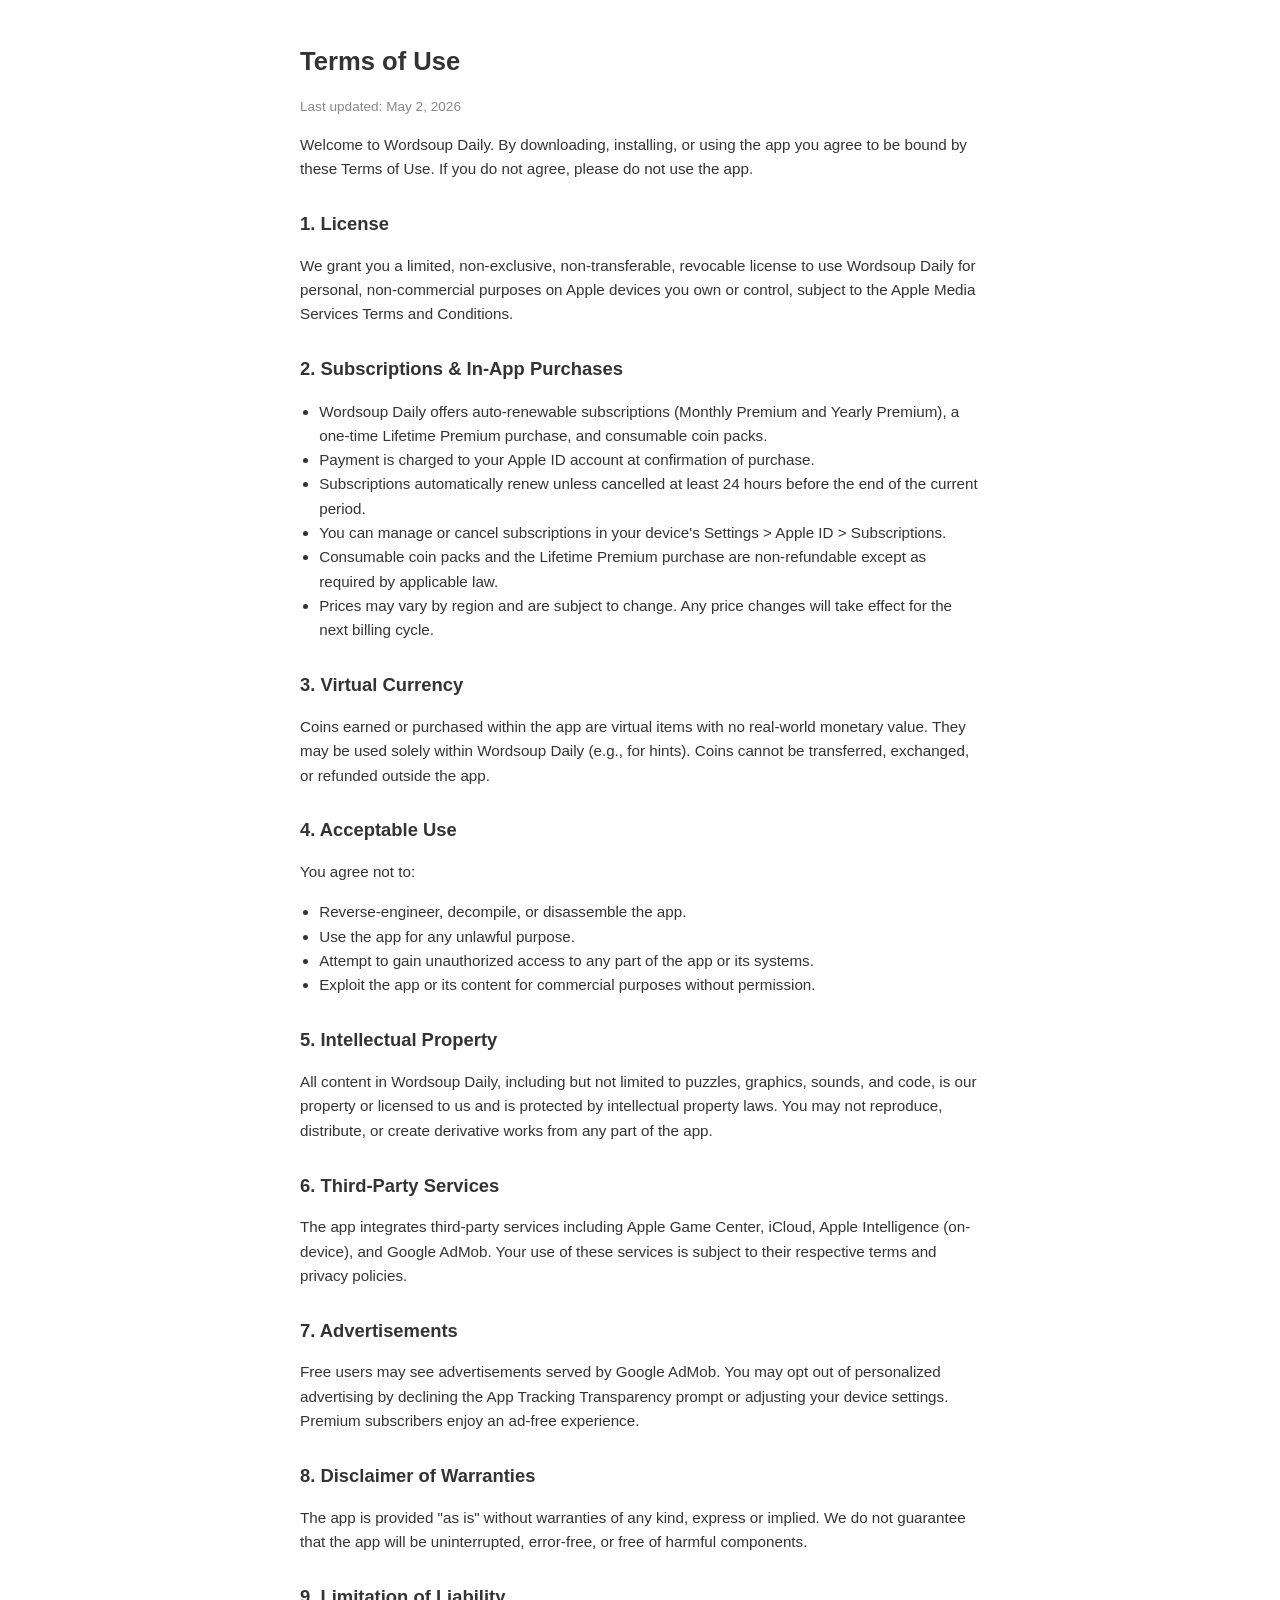
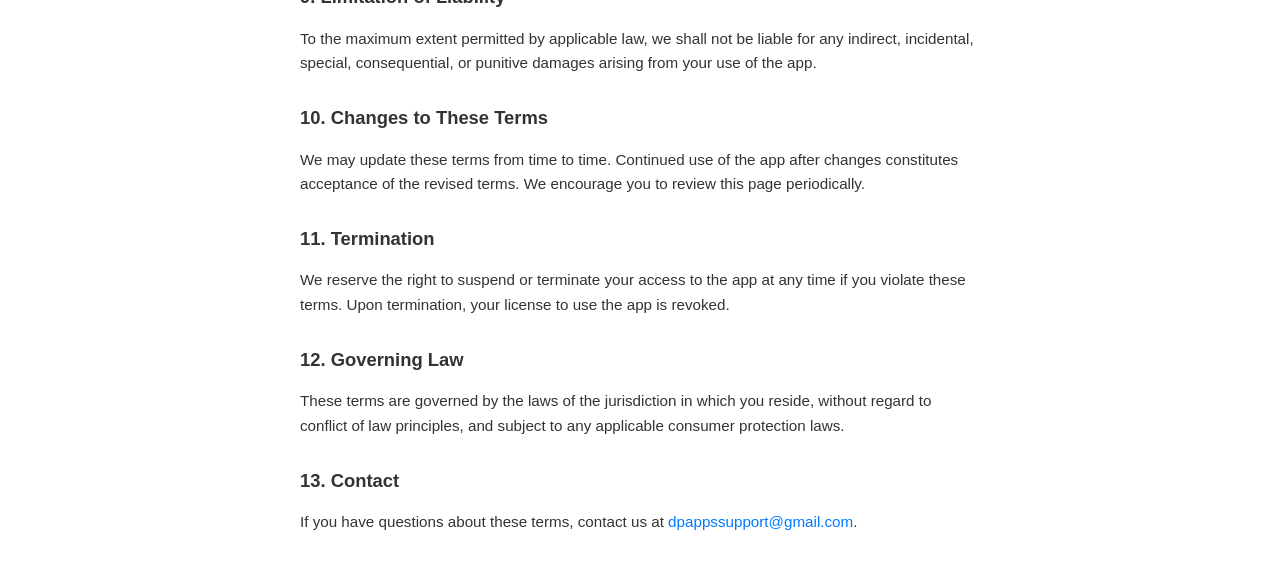
<file: legal/termswordsoup.html>
<!DOCTYPE html>
<html lang="en">
<head>
<meta charset="UTF-8">
<meta name="viewport" content="width=device-width, initial-scale=1.0">
<title>Terms of Use - Wordsoup Daily</title>
<style>
  body { font-family: -apple-system, BlinkMacSystemFont, "Segoe UI", Roboto, Helvetica, Arial, sans-serif; line-height: 1.6; color: #333; max-width: 680px; margin: 0 auto; padding: 24px 16px; }
  h1 { font-size: 1.6em; margin-bottom: 0.2em; }
  h2 { font-size: 1.15em; margin-top: 1.5em; }
  p, li { font-size: 0.95em; }
  .updated { color: #888; font-size: 0.85em; }
  ul { padding-left: 1.2em; }
  a { color: #007AFF; text-decoration: none; }
</style>
</head>
<body>
<h1>Terms of Use</h1>
<p class="updated">Last updated: May 2, 2026</p>

<p>Welcome to Wordsoup Daily. By downloading, installing, or using the app you agree to be bound by these Terms of Use. If you do not agree, please do not use the app.</p>

<h2>1. License</h2>
<p>We grant you a limited, non-exclusive, non-transferable, revocable license to use Wordsoup Daily for personal, non-commercial purposes on Apple devices you own or control, subject to the Apple Media Services Terms and Conditions.</p>

<h2>2. Subscriptions &amp; In-App Purchases</h2>
<ul>
  <li>Wordsoup Daily offers auto-renewable subscriptions (Monthly Premium and Yearly Premium), a one-time Lifetime Premium purchase, and consumable coin packs.</li>
  <li>Payment is charged to your Apple ID account at confirmation of purchase.</li>
  <li>Subscriptions automatically renew unless cancelled at least 24 hours before the end of the current period.</li>
  <li>You can manage or cancel subscriptions in your device's Settings &gt; Apple ID &gt; Subscriptions.</li>
  <li>Consumable coin packs and the Lifetime Premium purchase are non-refundable except as required by applicable law.</li>
  <li>Prices may vary by region and are subject to change. Any price changes will take effect for the next billing cycle.</li>
</ul>

<h2>3. Virtual Currency</h2>
<p>Coins earned or purchased within the app are virtual items with no real-world monetary value. They may be used solely within Wordsoup Daily (e.g., for hints). Coins cannot be transferred, exchanged, or refunded outside the app.</p>

<h2>4. Acceptable Use</h2>
<p>You agree not to:</p>
<ul>
  <li>Reverse-engineer, decompile, or disassemble the app.</li>
  <li>Use the app for any unlawful purpose.</li>
  <li>Attempt to gain unauthorized access to any part of the app or its systems.</li>
  <li>Exploit the app or its content for commercial purposes without permission.</li>
</ul>

<h2>5. Intellectual Property</h2>
<p>All content in Wordsoup Daily, including but not limited to puzzles, graphics, sounds, and code, is our property or licensed to us and is protected by intellectual property laws. You may not reproduce, distribute, or create derivative works from any part of the app.</p>

<h2>6. Third-Party Services</h2>
<p>The app integrates third-party services including Apple Game Center, iCloud, Apple Intelligence (on-device), and Google AdMob. Your use of these services is subject to their respective terms and privacy policies.</p>

<h2>7. Advertisements</h2>
<p>Free users may see advertisements served by Google AdMob. You may opt out of personalized advertising by declining the App Tracking Transparency prompt or adjusting your device settings. Premium subscribers enjoy an ad-free experience.</p>

<h2>8. Disclaimer of Warranties</h2>
<p>The app is provided "as is" without warranties of any kind, express or implied. We do not guarantee that the app will be uninterrupted, error-free, or free of harmful components.</p>

<h2>9. Limitation of Liability</h2>
<p>To the maximum extent permitted by applicable law, we shall not be liable for any indirect, incidental, special, consequential, or punitive damages arising from your use of the app.</p>

<h2>10. Changes to These Terms</h2>
<p>We may update these terms from time to time. Continued use of the app after changes constitutes acceptance of the revised terms. We encourage you to review this page periodically.</p>

<h2>11. Termination</h2>
<p>We reserve the right to suspend or terminate your access to the app at any time if you violate these terms. Upon termination, your license to use the app is revoked.</p>

<h2>12. Governing Law</h2>
<p>These terms are governed by the laws of the jurisdiction in which you reside, without regard to conflict of law principles, and subject to any applicable consumer protection laws.</p>

<h2>13. Contact</h2>
<p>If you have questions about these terms, contact us at <a href="mailto:dpappssupport@gmail.com">dpappssupport@gmail.com</a>.</p>
</body>
</html>
</file>
